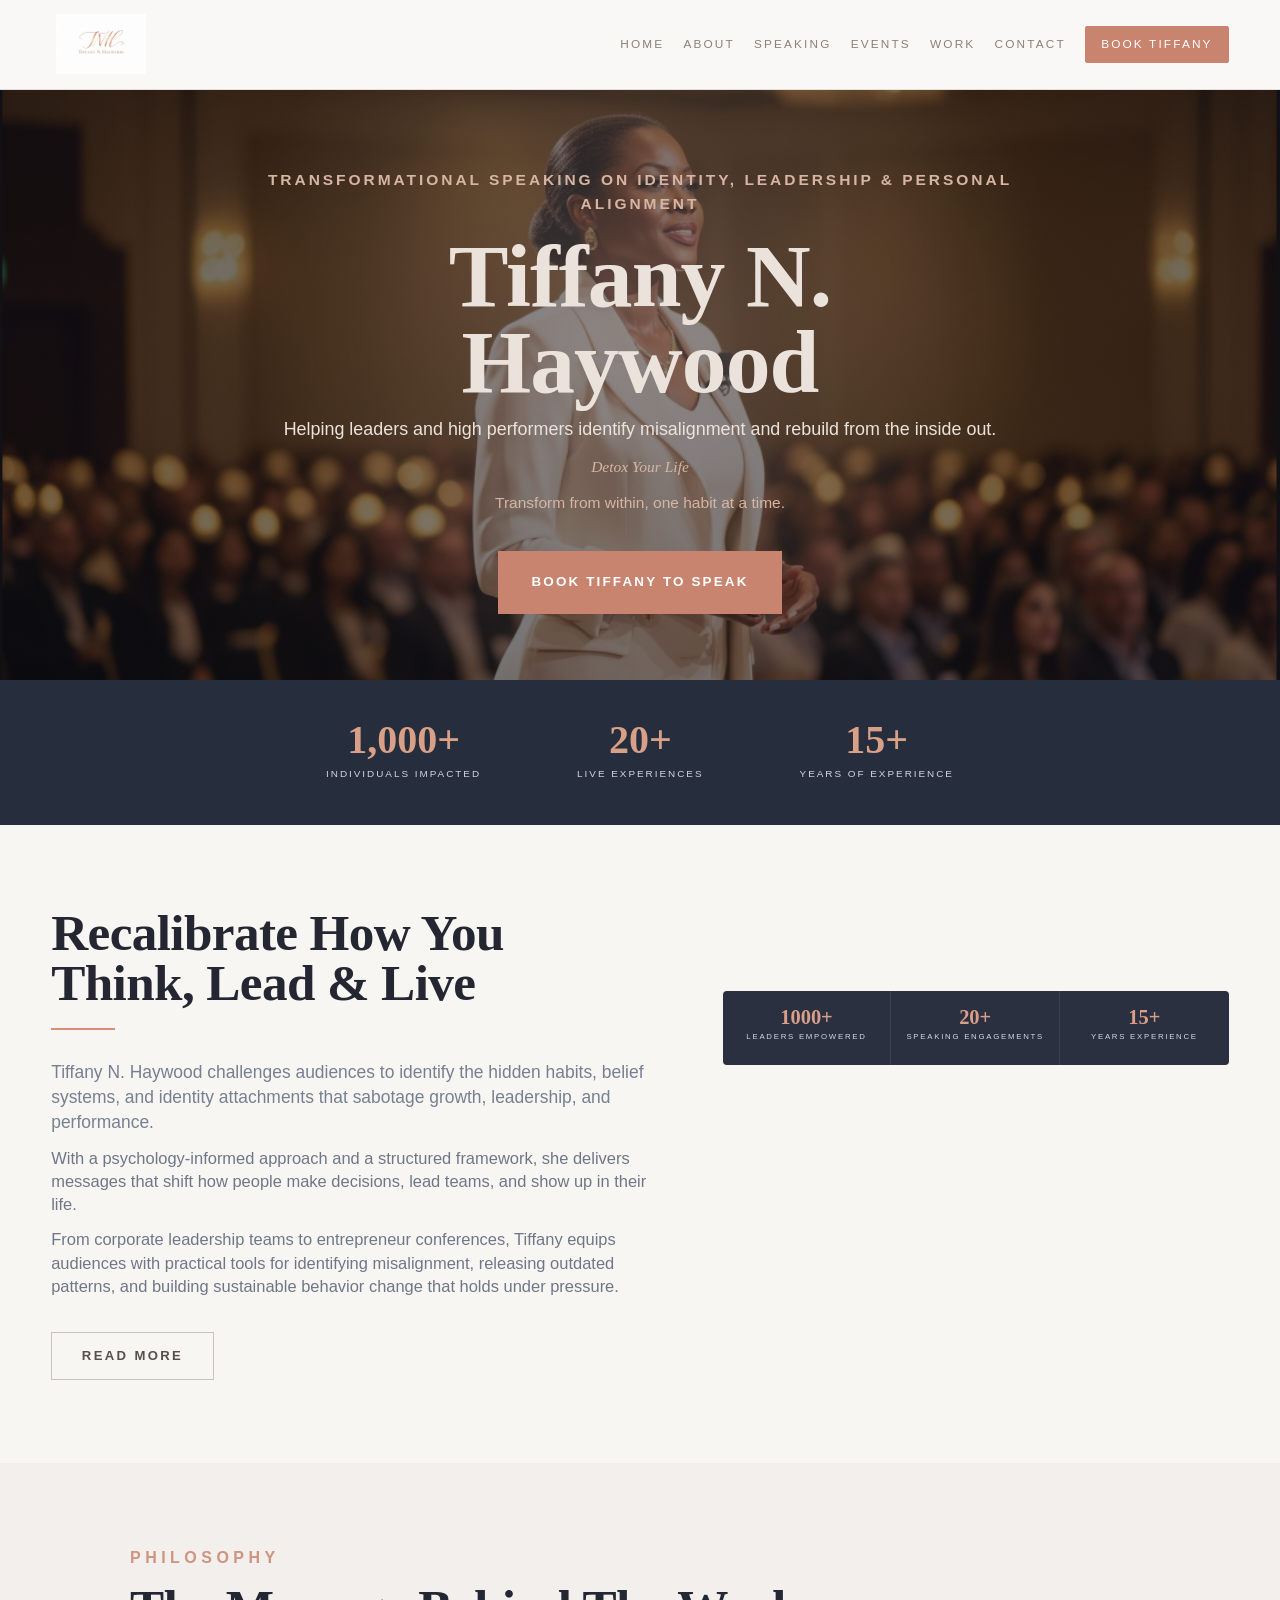
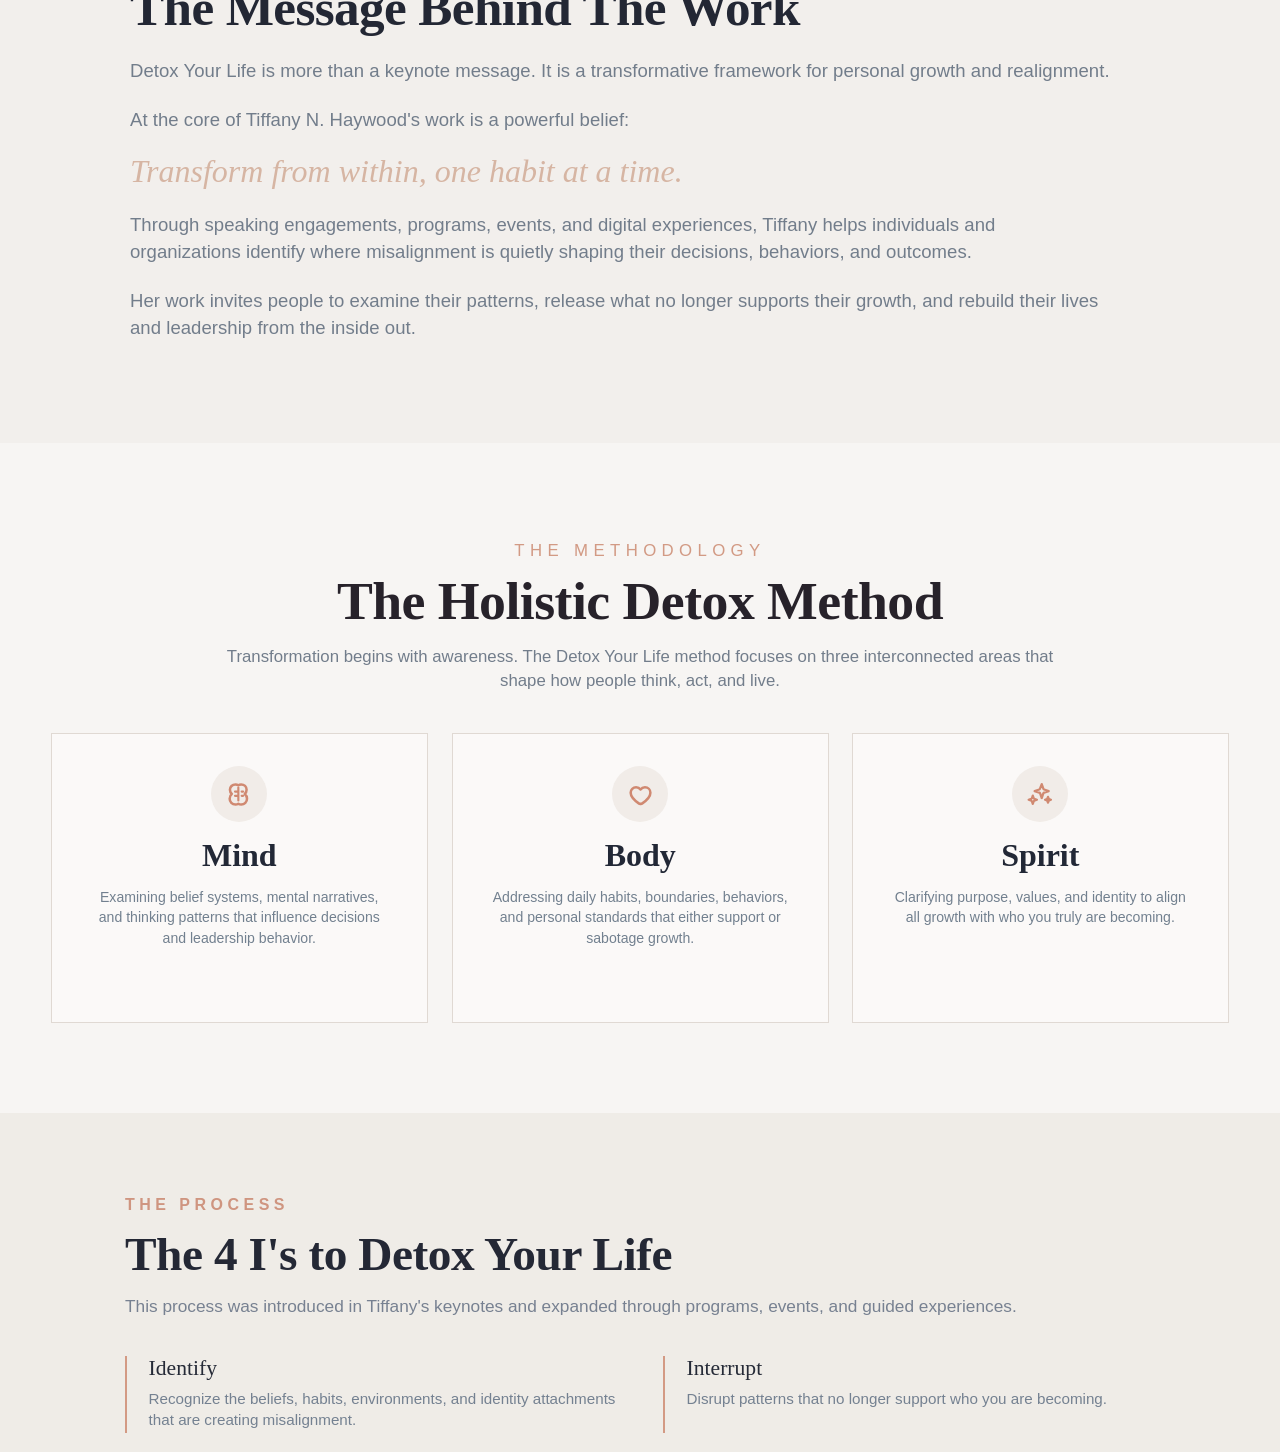
<file: index.html>
<!DOCTYPE html>
<html lang="en">
<head>
  <meta charset="UTF-8" />
  <meta name="viewport" content="width=device-width, initial-scale=1.0" />
  <title>Tiffiny Website</title>
  <meta http-equiv="refresh" content="0; url=./home/index.html" />
  <link rel="stylesheet" href="./assets/css/styles.css" />
</head>
<body class="landing">
  <main class="landing-wrap">
    <h1>Welcome to Tiffiny</h1>
    <p>Redirecting to Home page...</p>
    <p><a href="./home/index.html">Click here if not redirected</a></p>
  </main>
</body>
</html>
</file>
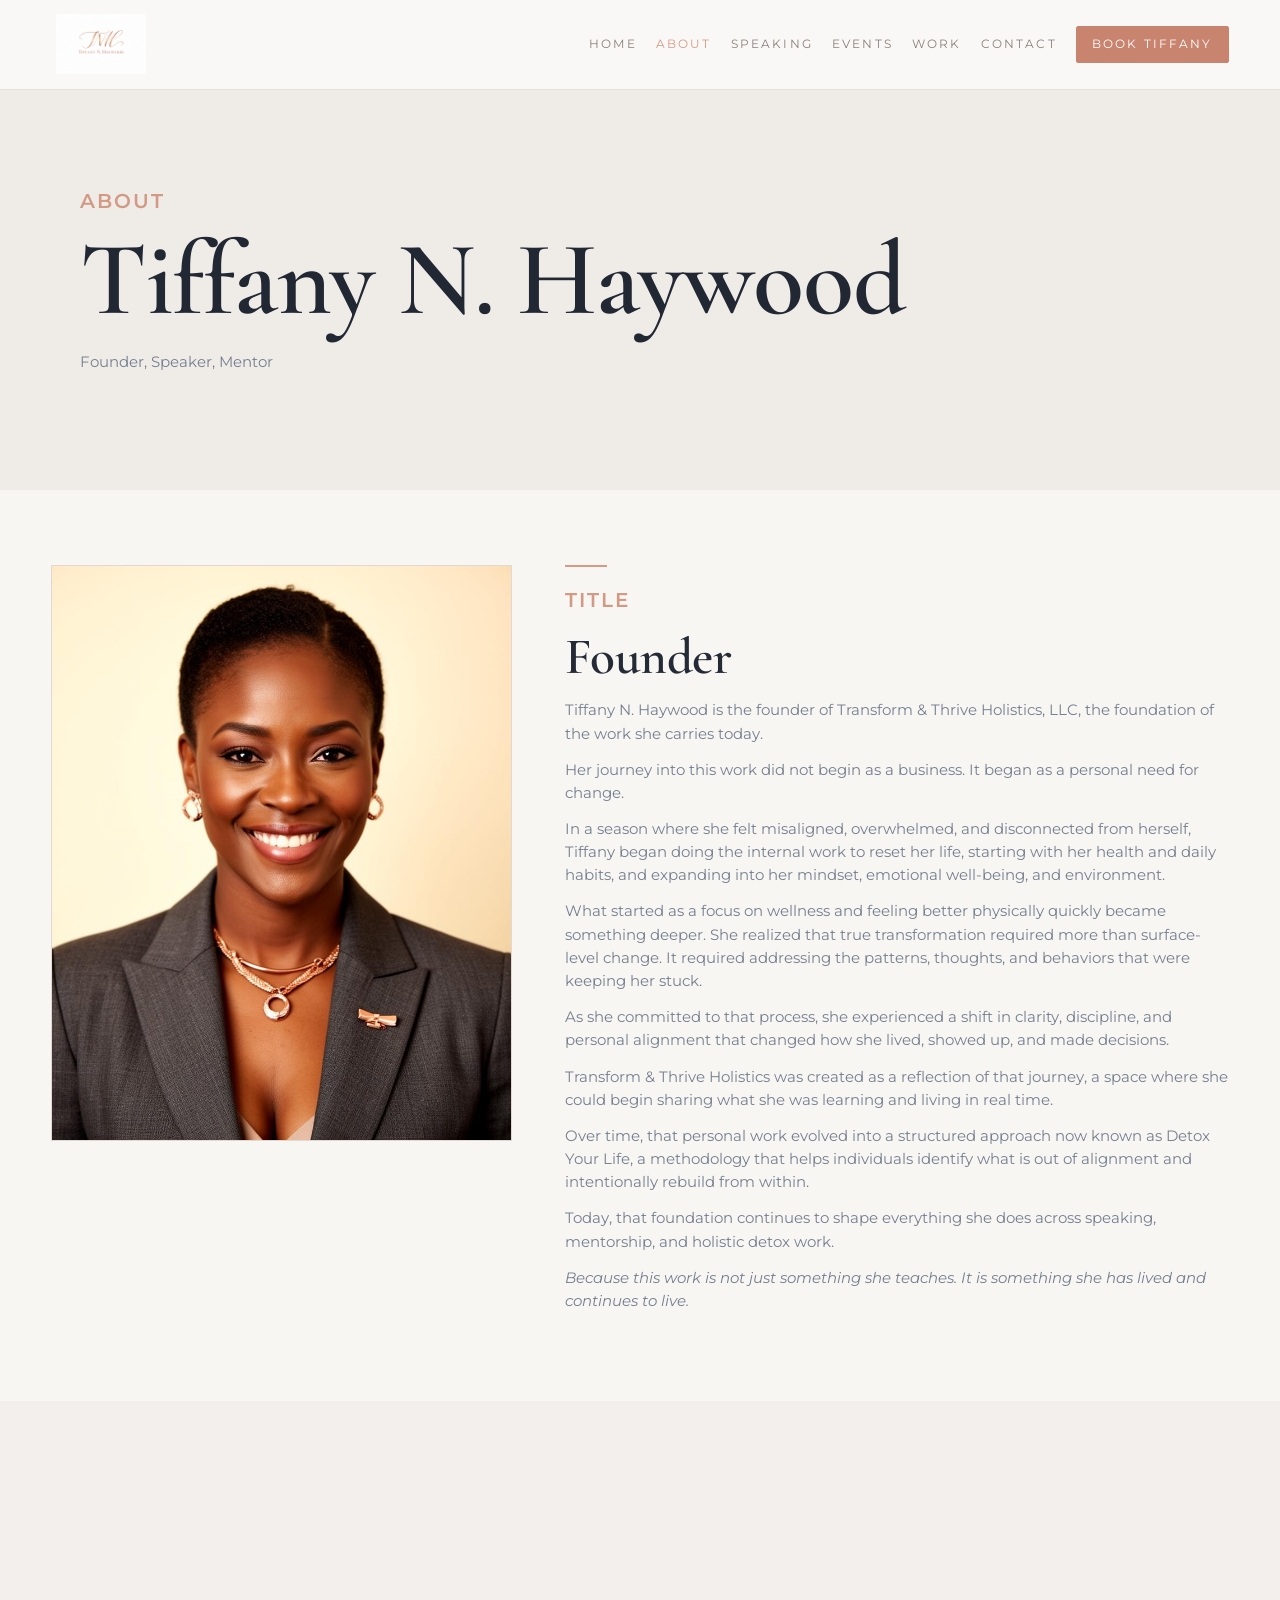
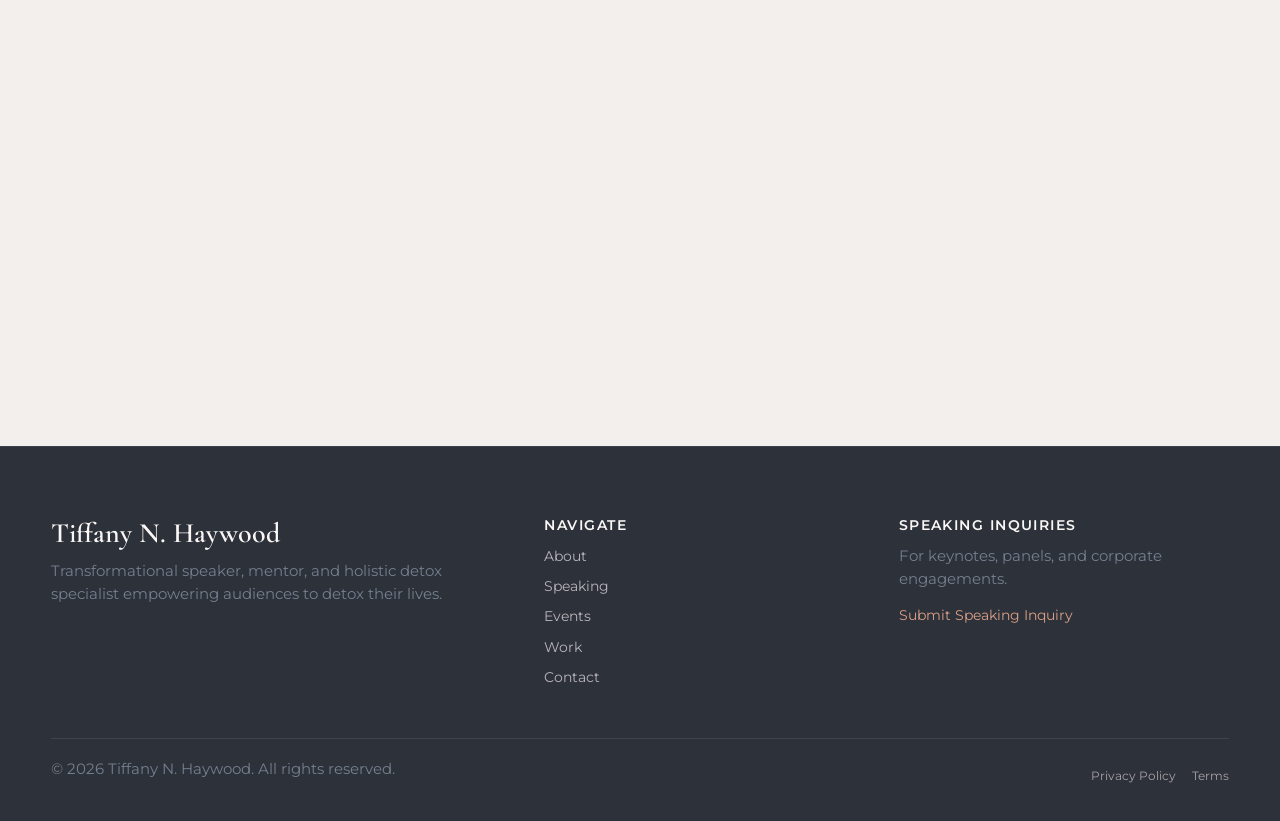
<file: about/index.html>
<!DOCTYPE html>
<html lang="en">
<head>
  <meta charset="UTF-8" />
  <meta name="viewport" content="width=device-width, initial-scale=1.0" />
  <title>About | Tiffany N. Haywood</title>
  <link rel="preconnect" href="https://fonts.googleapis.com" />
  <link rel="preconnect" href="https://fonts.gstatic.com" crossorigin />
  <link href="https://fonts.googleapis.com/css2?family=Cormorant+Garamond:ital,wght@0,400;0,500;0,600;0,700;1,500;1,600&family=Montserrat:wght@300;400;500;600;700&display=swap" rel="stylesheet" />
  <link rel="stylesheet" href="../home/styles.css" />
  <link rel="stylesheet" href="./styles.css" />
</head>
<body class="home-page about-page">
  <header class="site-header home-header">
    <div class="container header-inner home-header-inner">
      <a class="brand-mark" href="../home/index.html" aria-label="Tiffany Haywood home">
        <span><img src="../assets/pictures/logo.png" alt="Tiffany N. Haywood" width="60" height="60" /></span>
      </a>
      <button id="nav-toggle" class="nav-toggle" aria-label="Open menu" aria-expanded="false">
  <span class="hamburger" aria-hidden="true"></span>
  <span class="hamburger-close" aria-hidden="true">✕</span>
      </button>
      <nav class="site-nav home-nav" aria-label="Main navigation">
        <a href="../home/index.html">Home</a>
        <a href="../about/index.html">About</a>
        <a href="../speak/index.html">Speaking</a>
        <a href="../home/index.html#events">Events</a>
        <a href="../home/index.html#work">Work</a>
        <a href="../contact/index.html">Contact</a>
  <a class="book-btn" href="../book/index.html">Book Tiffany</a>
      </nav>
    </div>
  </header>

  <div id="drawer-overlay" class="drawer-overlay" hidden></div>
  <aside id="mobile-drawer" class="mobile-drawer" aria-hidden="true">
    <nav class="mobile-nav" aria-label="Mobile navigation">
      <a href="../home/index.html">Home</a>
      <a href="../about/index.html">About</a>
      <a href="../speak/index.html">Speaking</a>
      <a href="../home/index.html#events">Events</a>
      <a href="../home/index.html#work">Work</a>
      <a href="../contact/index.html">Contact</a>
      <a class="book-btn" href="../book/index.html">Book Tiffany</a>
    </nav>
  </aside>

  <main>
    <section class="about-hero-lite">
      <div class="container about-hero-inner">
        <p class="section-label">About</p>
        <h1>Tiffany N. Haywood</h1>
        <p class="about-role">Founder, Speaker, Mentor</p>
      </div>
    </section>

    <section class="about-section founder-section">
      <div class="container founder-grid">
        <figure class="founder-photo-wrap">
          <img src="/assets/pictures/potrait.jpg" alt="Portrait of Tiffany N. Haywood" />
        </figure>
        <article class="founder-content">
          <p class="section-label">Title</p>
          <h2>Founder</h2>
          <p>Tiffany N. Haywood is the founder of Transform & Thrive Holistics, LLC, the foundation of the work she carries today.</p>
          <p>Her journey into this work did not begin as a business. It began as a personal need for change.</p>
          <p>In a season where she felt misaligned, overwhelmed, and disconnected from herself, Tiffany began doing the internal work to reset her life, starting with her health and daily habits, and expanding into her mindset, emotional well-being, and environment.</p>
          <p>What started as a focus on wellness and feeling better physically quickly became something deeper. She realized that true transformation required more than surface-level change. It required addressing the patterns, thoughts, and behaviors that were keeping her stuck.</p>
          <p>As she committed to that process, she experienced a shift in clarity, discipline, and personal alignment that changed how she lived, showed up, and made decisions.</p>
          <p>Transform & Thrive Holistics was created as a reflection of that journey, a space where she could begin sharing what she was learning and living in real time.</p>
          <p>Over time, that personal work evolved into a structured approach now known as Detox Your Life, a methodology that helps individuals identify what is out of alignment and intentionally rebuild from within.</p>
          <p>Today, that foundation continues to shape everything she does across speaking, mentorship, and holistic detox work.</p>
          <p class="about-emphasis">Because this work is not just something she teaches. It is something she has lived and continues to live.</p>
        </article>
      </div>
    </section>

    <section class="about-section about-panel alt-bg">
      <div class="container about-text-wrap">
        <p class="section-label">Title</p>
        <h2>Transformational Speaker</h2>
        <p>Building on the foundation of her work, Tiffany is a transformational speaker on identity, leadership, and personal alignment, known for delivering messages that move audiences beyond motivation into measurable internal shift.</p>
        <p>She speaks to organizations, institutions, and audiences who are ready to move out of autopilot and into intentional living and leadership.</p>
        <p>Her talks challenge individuals to take ownership of their patterns, confront uncomfortable truths, and recalibrate how they think, lead, and show up.</p>
        <p>In corporate environments, her message supports leaders in shifting from pressure-driven performance to grounded, self-led authority.</p>
        <p>In academic and personal development spaces, she equips individuals with the awareness and tools needed to build identity before burnout defines them.</p>
        <p>Every keynote delivers practical frameworks, reflection tools, and a clear pathway for transformation that extends beyond the stage.</p>
        <a class="text-btn" href="../contact/index.html">Invite Tiffany To Speak</a>
      </div>
    </section>

    <section class="about-section about-panel">
      <div class="container about-text-wrap">
        <p class="section-label">Title</p>
        <h2>Mentor</h2>
        <p>While many are introduced to Tiffany through her speaking, her work extends beyond the stage into deeper, more personal transformation through mentorship and guided experiences.</p>
        <p>Her mentorship is rooted in clarity, self-discovery, and alignment, helping individuals break patterns, rebuild identity, and move forward with intention.</p>
        <p>She creates spaces where people can be honest about where they are, release what they have been carrying, and develop the discipline to choose differently.</p>
        <p>Through structured conversations, reflective practices, and strategic guidance, Tiffany supports her clients in:</p>
        <ul class="about-bullets">
          <li>Reclaiming their voice and personal authority</li>
          <li>Strengthening decision making and boundaries</li>
          <li>Shifting habits that no longer align with who they are becoming</li>
          <li>Building a life that feels clear, grounded, and sustainable</li>
        </ul>
        <p class="about-emphasis">Her approach is not about dependency. It is about equipping individuals to trust themselves and lead their own transformation.</p>
        <a class="text-btn" href="../contact/index.html">Work With Tiffany</a>
      </div>
    </section>

    <section class="about-section about-panel alt-bg">
      <div class="container about-text-wrap">
        <p class="section-label">Title</p>
        <h2>Holistic Detox Specialist</h2>
        <p>At the core of Tiffany's work is her framework methodology, Detox Your Life, a holistic approach to transformation that addresses the full spectrum of mind, body, and spirit.</p>
        <p>Rooted in her own journey, this work goes beyond traditional ideas of detox and expands into how individuals think, live, and exist daily.</p>
        <p>She teaches that detoxing is not just about what you remove physically, but what you release mentally, emotionally, and environmentally.</p>
        <p>Her work focuses on identifying and clearing toxic influences such as:</p>
        <ul class="about-bullets">
          <li>Limiting beliefs and mental clutter</li>
          <li>Unhealthy habits and behavioral patterns</li>
          <li>Misaligned environments and relationships</li>
          <li>Emotional weight that has gone unprocessed</li>
        </ul>
        <p>Through this process, individuals learn how to create space for clarity, peace, and intentional living.</p>
        <p>This work is expressed through her speaking, mentorship, digital resources, and evolving wellness-based tools, including guided detox experiences and supportive lifestyle practices.</p>
        <p class="about-emphasis">All designed to support lasting transformation from within.</p>
        <a class="text-btn" href="../contact/index.html">Explore Resources</a>
      </div>
    </section>
  </main>

  <footer class="site-footer home-footer">
    <div class="container footer-top">
      <div>
        <h3>Tiffany N. Haywood</h3>
        <p>Transformational speaker, mentor, and holistic detox specialist empowering audiences to detox their lives.</p>
      </div>
      <div>
        <h4>Navigate</h4>
        <a href="../about/index.html">About</a>
        <a href="../speak/index.html">Speaking</a>
        <a href="../home/index.html#events">Events</a>
        <a href="../home/index.html#work">Work</a>
        <a href="../contact/index.html">Contact</a>
      </div>
      <div>
        <h4>Speaking Inquiries</h4>
        <p>For keynotes, panels, and corporate engagements.</p>
        <a class="footer-link" href="../contact/index.html">Submit Speaking Inquiry</a>
      </div>
    </div>
    <div class="container footer-bottom">
      <p>&copy; <span id="year"></span> Tiffany N. Haywood. All rights reserved.</p>
      <div>
        <a href="#">Privacy Policy</a>
        <a href="#">Terms</a>
      </div>
    </div>
  </footer>

  <script src="../assets/js/main.js"></script>
</body>
</html>
</file>
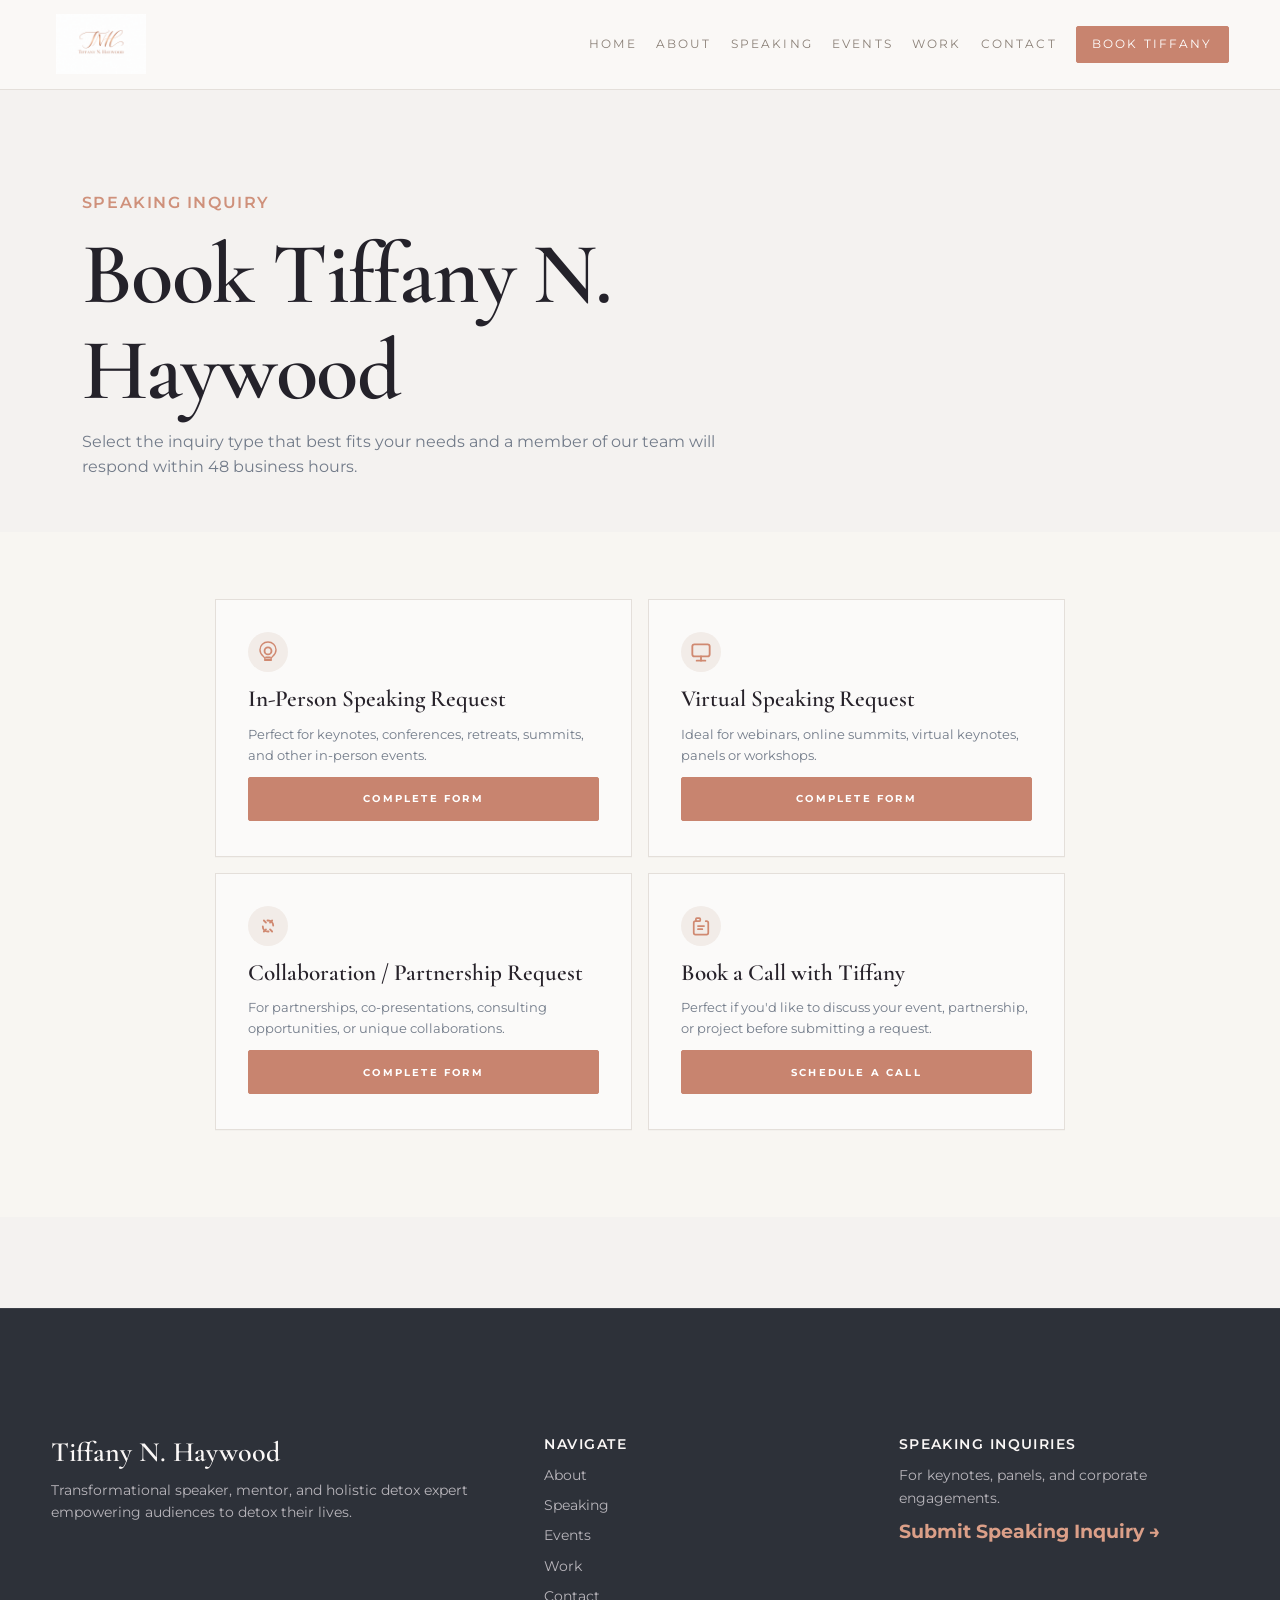
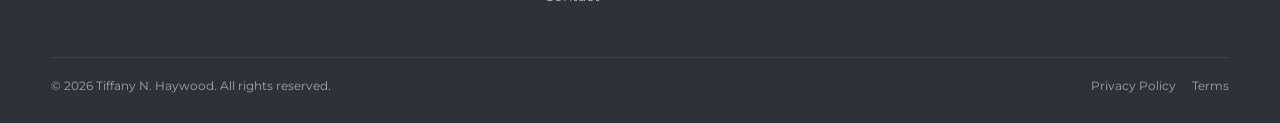
<file: book/index.html>
<!DOCTYPE html>
<html lang="en">
<head>
	<meta charset="UTF-8" />
	<meta name="viewport" content="width=device-width, initial-scale=1.0" />
	<title>Book Tiffany N. Haywood</title>
	<link rel="preconnect" href="https://fonts.googleapis.com" />
	<link rel="preconnect" href="https://fonts.gstatic.com" crossorigin />
	<link href="https://fonts.googleapis.com/css2?family=Cormorant+Garamond:ital,wght@0,400;0,500;0,600;0,700;1,500;1,600&family=Montserrat:wght@300;400;500;600;700&display=swap" rel="stylesheet" />

	<!-- Reuse the global/Home visual system for header + footer -->
	<link rel="stylesheet" href="../home/styles.css" />
	<link rel="stylesheet" href="./style.css" />
</head>

<body class="home-page book-page">
	<header class="site-header home-header">
		<div class="container header-inner home-header-inner">
			<a class="brand-mark" href="../home/index.html" aria-label="Tiffany Haywood home">
				<span><img src="../assets/pictures/logo.png" alt="Tiffany N. Haywood" width="60" height="60" /></span>
			</a>
			<button id="nav-toggle" class="nav-toggle" aria-label="Open menu" aria-expanded="false">
				<span class="hamburger" aria-hidden="true"></span>
				<span class="hamburger-close" aria-hidden="true">✕</span>
			</button>
			<nav class="site-nav home-nav" aria-label="Main navigation">
				<a href="../home/index.html">Home</a>
				<a href="../about/index.html">About</a>
				<a href="../speak/index.html">Speaking</a>
				<a href="../events/index.html">Events</a>
				<a href="../work/index.html">Work</a>
				<a href="../contact/index.html">Contact</a>
				<a class="book-btn" href="../book/index.html">Book Tiffany</a>
			</nav>
		</div>
	</header>

	<div id="drawer-overlay" class="drawer-overlay" hidden></div>
	<aside id="mobile-drawer" class="mobile-drawer" aria-hidden="true">
		<nav class="mobile-nav" aria-label="Mobile navigation">
			<a href="../home/index.html">Home</a>
			<a href="../about/index.html">About</a>
			<a href="../speak/index.html">Speaking</a>
			<a href="../events/index.html">Events</a>
			<a href="../work/index.html">Work</a>
			<a href="../contact/index.html">Contact</a>
			<a class="book-btn" href="../book/index.html">Book Tiffany</a>
		</nav>
	</aside>

	<main class="book-main">
		<section class="book-hero" aria-label="Speaking inquiry hero">
			<div class="container book-hero__inner">
				<p class="book-hero__eyebrow">SPEAKING INQUIRY</p>
				<h1 class="book-hero__title">Book Tiffany N.<br />Haywood</h1>
				<p class="book-hero__subtitle">
					Select the inquiry type that best fits your needs and a member of
					our team will respond within 48 business hours.
				</p>
			</div>
		</section>

		<section class="book-options" aria-label="Inquiry type selection">
			<div class="container book-grid">
				<article class="book-card" data-animate>
					<div class="book-card__icon" aria-hidden="true">
						<svg viewBox="0 0 24 24" width="22" height="22" fill="none" xmlns="http://www.w3.org/2000/svg">
							<path d="M12 14.2c1.75 0 3.2-1.45 3.2-3.2S13.75 7.8 12 7.8 8.8 9.25 8.8 11s1.45 3.2 3.2 3.2Z" stroke="currentColor" stroke-width="1.7"/>
							<path d="M9.1 19.4h5.8" stroke="currentColor" stroke-width="1.7" stroke-linecap="round"/>
							<path d="M10.1 16.9h3.8" stroke="currentColor" stroke-width="1.7" stroke-linecap="round"/>
							<path d="M12 2.8c-4.1 0-7.4 3.18-7.4 7.1 0 2.6 1.3 4.6 3 6.1.9.8 1.6 1.7 1.9 2.9h5c.3-1.2 1-2.1 1.9-2.9 1.7-1.5 3-3.5 3-6.1 0-3.92-3.3-7.1-7.4-7.1Z" stroke="currentColor" stroke-width="1.3" stroke-linejoin="round"/>
						</svg>
					</div>
					<h2 class="book-card__title">In-Person Speaking Request</h2>
					<p class="book-card__copy">Perfect for keynotes, conferences, retreats, summits, and other in-person events.</p>
					<a class="book-card__btn" href="../forms/in-person.html">Complete Form</a>
				</article>

				<article class="book-card" data-animate>
					<div class="book-card__icon" aria-hidden="true">
						<svg viewBox="0 0 24 24" width="22" height="22" fill="none" xmlns="http://www.w3.org/2000/svg">
							<rect x="4" y="5" width="16" height="11" rx="2" stroke="currentColor" stroke-width="1.7"/>
							<path d="M8 20h8" stroke="currentColor" stroke-width="1.7" stroke-linecap="round"/>
							<path d="M12 16v4" stroke="currentColor" stroke-width="1.7" stroke-linecap="round"/>
						</svg>
					</div>
					<h2 class="book-card__title">Virtual Speaking Request</h2>
					<p class="book-card__copy">Ideal for webinars, online summits, virtual keynotes, panels or workshops.</p>
					<a class="book-card__btn" href="../forms/virtual.html">Complete Form</a>
				</article>

				<article class="book-card" data-animate>
					<div class="book-card__icon" aria-hidden="true">
						<svg viewBox="0 0 24 24" width="22" height="22" fill="none" xmlns="http://www.w3.org/2000/svg">
							<path d="M7.2 12.4c0 2.6 2.1 4.7 4.8 4.7h.5" stroke="currentColor" stroke-width="1.7" stroke-linecap="round"/>
							<path d="M16.8 11.6c0-2.6-2.1-4.7-4.8-4.7h-.5" stroke="currentColor" stroke-width="1.7" stroke-linecap="round"/>
							<path d="M10.1 8.8 8.2 6.9" stroke="currentColor" stroke-width="1.7" stroke-linecap="round"/>
							<path d="M15.8 17.1l-1.9-1.9" stroke="currentColor" stroke-width="1.7" stroke-linecap="round"/>
							<path d="M15.8 6.9l-1.9 1.9" stroke="currentColor" stroke-width="1.7" stroke-linecap="round"/>
							<path d="M8.2 17.1l1.9-1.9" stroke="currentColor" stroke-width="1.7" stroke-linecap="round"/>
						</svg>
					</div>
					<h2 class="book-card__title">Collaboration / Partnership Request</h2>
					<p class="book-card__copy">For partnerships, co-presentations, consulting opportunities, or unique collaborations.</p>
					<a class="book-card__btn" href="../forms/collaboration.html">Complete Form</a>
				</article>

				<article class="book-card" data-animate>
					<div class="book-card__icon" aria-hidden="true">
						<svg viewBox="0 0 24 24" width="22" height="22" fill="none" xmlns="http://www.w3.org/2000/svg">
							<path d="M8.2 4.7h2.2c.5 0 .9.4.9.9v1c0 .5-.4.9-.9.9H8.2c-.5 0-.9-.4-.9-.9v-1c0-.5.4-.9.9-.9Z" stroke="currentColor" stroke-width="1.6"/>
							<path d="M7.6 7.5h-.7c-.9 0-1.6.7-1.6 1.6v9.2c0 .9.7 1.6 1.6 1.6h10.2c.9 0 1.6-.7 1.6-1.6V9.1c0-.9-.7-1.6-1.6-1.6h-.7" stroke="currentColor" stroke-width="1.6" stroke-linecap="round"/>
							<path d="M9.2 12.1h5.6" stroke="currentColor" stroke-width="1.6" stroke-linecap="round"/>
							<path d="M9.2 14.9h4" stroke="currentColor" stroke-width="1.6" stroke-linecap="round"/>
						</svg>
					</div>
					<h2 class="book-card__title">Book a Call with Tiffany</h2>
					<p class="book-card__copy">Perfect if you'd like to discuss your event, partnership, or project before submitting a request.</p>
					<a class="book-card__btn" href="../forms/book-a-call.html" data-variant="outline">Schedule a Call</a>
				</article>
			</div>
		</section>

		<section class="book-note" aria-label="Stay in the loop">
			<div class="container book-note__inner">
				<p>Stay in the loop about Tiffany's upcoming speaking events, workshops, and opportunities.</p>
			</div>
		</section>
	</main>

	<footer class="site-footer home-footer">
		<div class="container footer-top">
			<div>
				<h3>Tiffany N. Haywood</h3>
				<p>Transformational speaker, mentor, and holistic detox expert empowering audiences to detox their lives.</p>
			</div>
			<div>
				<h4>Navigate</h4>
				<a href="../about/index.html">About</a>
				<a href="../speak/index.html">Speaking</a>
				<a href="../events/index.html">Events</a>
				<a href="../work/index.html">Work</a>
				<a href="../contact/index.html">Contact</a>
			</div>
			<div>
				<h4>Speaking Inquiries</h4>
				<p>For keynotes, panels, and corporate engagements.</p>
				<a class="footer-link" id="link-to-speak" href="../book/index.html">Submit Speaking Inquiry &rarr;</a>
			</div>
		</div>
		<div class="container footer-bottom">
			<p>&copy; <span id="year"></span> Tiffany N. Haywood. All rights reserved.</p>
			<div>
				<a href="#">Privacy Policy</a>
				<a href="#">Terms</a>
			</div>
		</div>
	</footer>

	<script src="../assets/js/main.js"></script>
</body>
</html>
</file>
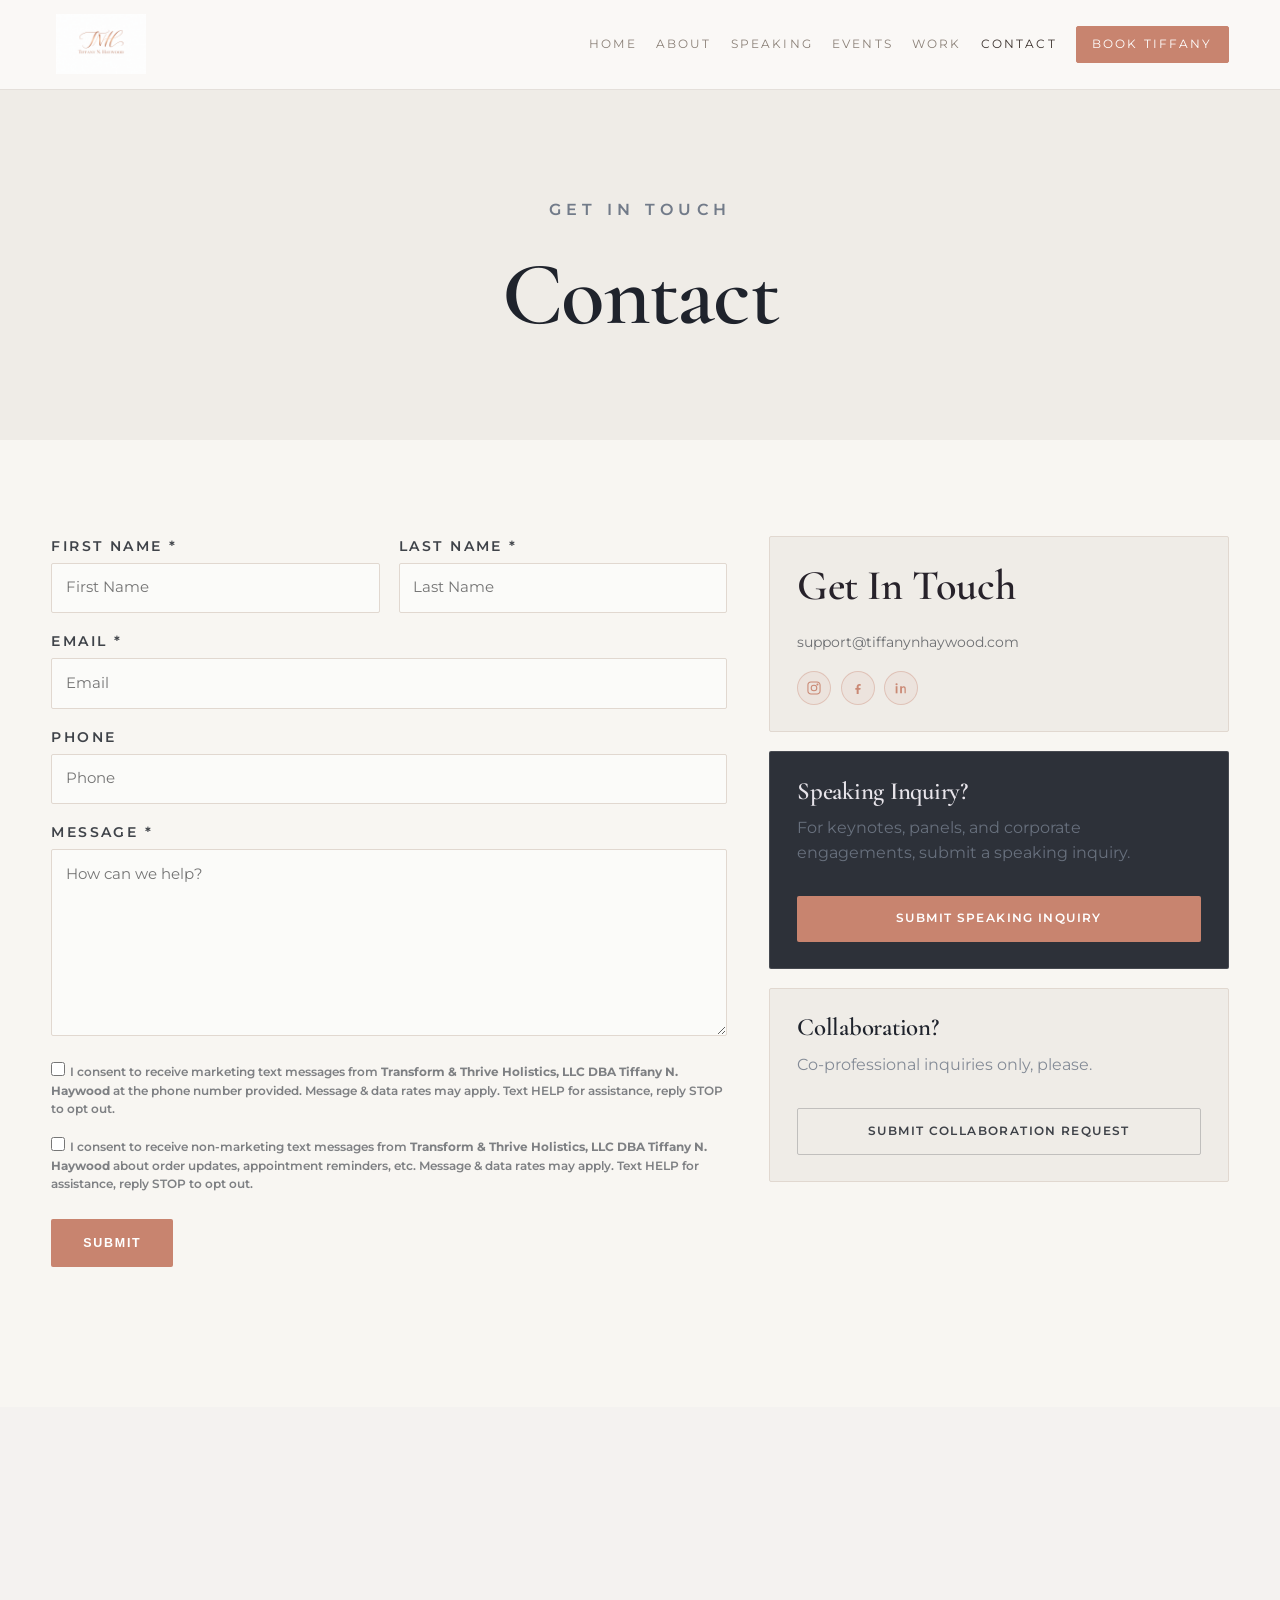
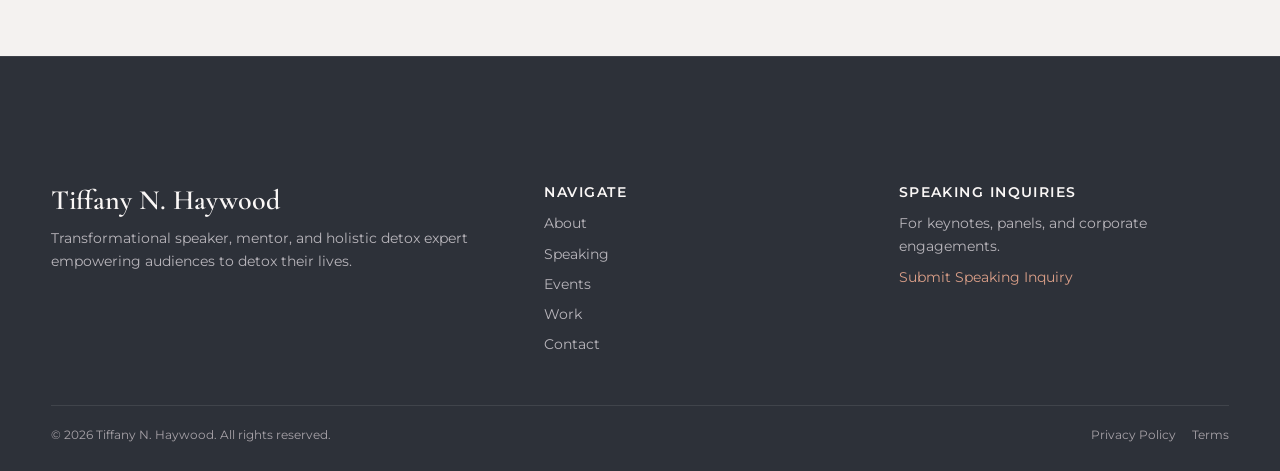
<file: contact/index.html>
<!DOCTYPE html>
<html lang="en">
<head>
  <meta charset="UTF-8" />
  <meta name="viewport" content="width=device-width, initial-scale=1.0" />
  <title>Contact | Tiffiny</title>
  <link rel="preconnect" href="https://fonts.googleapis.com" />
  <link rel="preconnect" href="https://fonts.gstatic.com" crossorigin />
  <link href="https://fonts.googleapis.com/css2?family=Cormorant+Garamond:ital,wght@0,400;0,500;0,600;0,700;1,500;1,600&family=Montserrat:wght@300;400;500;600;700&display=swap" rel="stylesheet" />
  <link rel="stylesheet" href="../assets/css/styles.css" />
  <link rel="stylesheet" href="../home/styles.css" />
  <link rel="stylesheet" href="./contact.css" />
</head>
<body class="home-page">
  
  <header class="site-header home-header">
    <div class="container header-inner home-header-inner">
      <a class="brand-mark" href="../home/index.html" aria-label="Tiffany Haywood home">
        <span><img src="./../assets/pictures/logo.png" alt="Tiffany N. Haywood" width="100px" height="60px"></span>
      </a>
       <button id="nav-toggle" class="nav-toggle" aria-label="Open menu" aria-expanded="false">
    <span class="hamburger" aria-hidden="true"></span>
    <span class="hamburger-close" aria-hidden="true">✕</span>
       </button>
      <nav class="site-nav home-nav" aria-label="Main navigation">
        <a href="../home/index.html">Home</a>
        <a href="../about/index.html">About</a>
        <a href="../speak/index.html">Speaking</a>
        <a href="../events/index.html">Events</a>
        <a href="../work/index.html">Work</a>
        <a href="../contact/index.html" class="active">Contact</a>
  <a class="book-btn" href="../book/index.html">Book Tiffany</a>
      </nav>
    </div>
  </header>

    <div id="drawer-overlay" class="drawer-overlay" hidden></div>
    <aside id="mobile-drawer" class="mobile-drawer" aria-hidden="true">
      <nav class="mobile-nav" aria-label="Mobile navigation">
        <a href="../home/index.html">Home</a>
        <a href="../about/index.html">About</a>
        <a href="../speak/index.html">Speaking</a>
        <a href="../home/index.html#events">Events</a>
        <a href="../home/index.html#work">Work</a>
        <a href="../contact/index.html">Contact</a>
        <a class="book-btn" href="../book/index.html">Book Tiffany</a>
      </nav>
    </aside>

  <main class="contact-page">
    <section class="contact-hero" aria-label="Contact hero">
      <div class="container contact-hero__inner" data-animate="fade-up">
        <p class="contact-hero__eyebrow">GET IN TOUCH</p>
        <h1 class="contact-hero__title">Contact</h1>
      </div>
    </section>

    <section class="contact-main" aria-label="Contact form and info">
      <div class="container contact-main__grid">
        <form class="contact-form" id="contact-form" novalidate data-animate="fade-up">
          <div class="contact-form__row contact-form__row--two">
            <div class="contact-field">
              <label for="firstName" class="form-labels">FIRST NAME <span aria-hidden="true">*</span></label>
              <input id="firstName" name="firstName" type="text" placeholder="First Name" required />
            </div>
            <div class="contact-field">
              <label for="lastName" class="form-labels">LAST NAME <span aria-hidden="true">*</span></label>
              <input id="lastName" name="lastName" type="text" placeholder="Last Name" required />
            </div>
          </div>

          <div class="contact-form__row">
            <div class="contact-field">
              <label for="email" class="form-labels">EMAIL <span aria-hidden="true">*</span></label>
              <input id="email" name="email" type="email" placeholder="Email" required />
            </div>
          </div>

          <div class="contact-form__row">
            <div class="contact-field">
              <label for="phone" class="form-labels">PHONE</label>
              <input id="phone" name="phone" type="tel" placeholder="Phone" />
            </div>
          </div>

          <div class="contact-form__row">
            <div class="contact-field">
              <label for="message" class="form-labels">MESSAGE <span aria-hidden="true">*</span></label>
              <textarea id="message" name="message" rows="7" placeholder="How can we help?" required></textarea>
            </div>
          </div>

          <div class="contact-form__consent">
            <label class="contact-consent">
              <input type="checkbox" name="consentMarketing" />
              <span>I consent to receive marketing text messages from <b>Transform &amp; Thrive Holistics, LLC DBA Tiffany N. Haywood</b> at the phone number provided. Message &amp; data rates may apply. Text HELP for assistance, reply STOP to opt out.</span>
            </label>
            <label class="contact-consent">
              <input type="checkbox" name="consentUpdates" />
              <span>I consent to receive non-marketing text messages from <b>Transform &amp; Thrive Holistics, LLC DBA Tiffany N. Haywood</b> about order updates, appointment reminders, etc. Message &amp; data rates may apply. Text HELP for assistance, reply STOP to opt out.</span>
            </label>
          </div>

          <button class="contact-form__submit" type="submit">Submit</button>
          <p id="form-status" class="contact-form__status" role="status" aria-live="polite"></p>
        </form>

        <aside class="contact-aside" aria-label="Contact info" data-animate="fade-up" data-animate-delay="120">
          <div class="contact-card">
            <h2 class="contact-card__title">Get In Touch</h2>
            <a class="contact-card__email" href="mailto:support@tiffanynhaywood.com">support@tiffanynhaywood.com</a>
            <div class="contact-card__social" aria-label="Social links">
              <a href="#" aria-label="Instagram" class="social-icon">
                <svg viewBox="0 0 24 24" width="16" height="16" fill="none" xmlns="http://www.w3.org/2000/svg" aria-hidden="true">
                  <path d="M7.5 2.9h9A4.6 4.6 0 0 1 21.1 7.5v9A4.6 4.6 0 0 1 16.5 21.1h-9A4.6 4.6 0 0 1 2.9 16.5v-9A4.6 4.6 0 0 1 7.5 2.9Z" stroke="currentColor" stroke-width="1.6"/>
                  <path d="M12 16.2a4.2 4.2 0 1 0 0-8.4 4.2 4.2 0 0 0 0 8.4Z" stroke="currentColor" stroke-width="1.6"/>
                  <path d="M17.2 6.8h.01" stroke="currentColor" stroke-width="3" stroke-linecap="round"/>
                </svg>
              </a>
              <a href="#" aria-label="Facebook" class="social-icon">
                <svg viewBox="0 0 24 24" width="16" height="16" fill="none" xmlns="http://www.w3.org/2000/svg" aria-hidden="true">
                  <path d="M14 8.5h2V6h-2c-2.2 0-4 1.8-4 4v2H8v2.7h2V21h3v-6.3h2.4L16 12h-3V10c0-.8.2-1.5 1-1.5Z" fill="currentColor"/>
                </svg>
              </a>
              <a href="#" aria-label="LinkedIn" class="social-icon">
                <svg viewBox="0 0 24 24" width="16" height="16" fill="none" xmlns="http://www.w3.org/2000/svg" aria-hidden="true">
                  <path d="M6.7 9.3H4V20h2.7V9.3Z" fill="currentColor"/>
                  <path d="M5.35 8a1.6 1.6 0 1 0 0-3.2 1.6 1.6 0 0 0 0 3.2Z" fill="currentColor"/>
                  <path d="M20 20h-2.7v-5.6c0-1.3-.02-3-1.8-3-1.8 0-2.1 1.4-2.1 2.9V20h-2.7V9.3h2.6v1.5h.04c.36-.7 1.25-1.5 2.57-1.5 2.74 0 3.24 1.8 3.24 4.1V20Z" fill="currentColor"/>
                </svg>
              </a>
            </div>
          </div>

          <div class="contact-card contact-card--dark">
            <h3 class="contact-card__title">Speaking Inquiry?</h3>
            <p class="contact-card__text">For keynotes, panels, and corporate engagements, submit a speaking inquiry.</p>
            <a class="contact-card__btn" href="#">Submit Speaking Inquiry</a>
          </div>

          <div class="contact-card">
            <h3 class="contact-card__title">Collaboration?</h3>
            <p class="contact-card__text">Co-professional inquiries only, please.</p>
            <a class="contact-card__btn contact-card__btn--ghost" href="#">Submit Collaboration Request</a>
          </div>
        </aside>
      </div>
    </section>

    <section class="contact-stay events-stay" aria-label="Stay connected">
      <div class="container events-stay__inner">
        <header class="events-stay__header" data-animate="fade-up" data-animate-delay="0">
          <h2 class="events-stay__title">Stay Connected</h2>
          <p class="events-stay__subtitle">
            Be the first to know about upcoming events, retreats, workshops, and exclusive experiences.
          </p>
        </header>

        <form class="events-stay__form" autocomplete="on" data-animate="fade-up" data-animate-delay="120">
          <input id="stay-first" name="firstName" type="text" placeholder="First Name" aria-label="First Name" />
          <input id="stay-last" name="lastName" type="text" placeholder="Last Name" aria-label="Last Name" />
          <input id="stay-email" name="email" type="email" placeholder="Email" aria-label="Email" />
          <button type="submit" class="events-stay__btn">JOIN</button>
        </form>
      </div>
    </section>
  </main>

  <footer class="site-footer home-footer">
    <div class="container footer-top">
      <div>
        <h3>Tiffany N. Haywood</h3>
        <p>Transformational speaker, mentor, and holistic detox expert empowering audiences to detox their lives.</p>
      </div>
      <div>
        <h4>Navigate</h4>
        <a href="../about/index.html">About</a>
        <a href="../speak/index.html">Speaking</a>
        <a href="../events/index.html">Events</a>
        <a href="../work/index.html">Work</a>
        <a href="../contact/index.html">Contact</a>
      </div>
      <div>
        <h4>Speaking Inquiries</h4>
        <p>For keynotes, panels, and corporate engagements.</p>
        <a class="footer-link" href="#">Submit Speaking Inquiry </a>
      </div>
    </div>
    <div class="container footer-bottom">
      <p>&copy; <span id="year"></span> Tiffany N. Haywood. All rights reserved.</p>
      <div>
        <a href="#">Privacy Policy</a>
        <a href="#">Terms</a>
      </div>
    </div>
  </footer>

  <script src="../assets/js/main.js"></script>
</body>
</html>
</file>
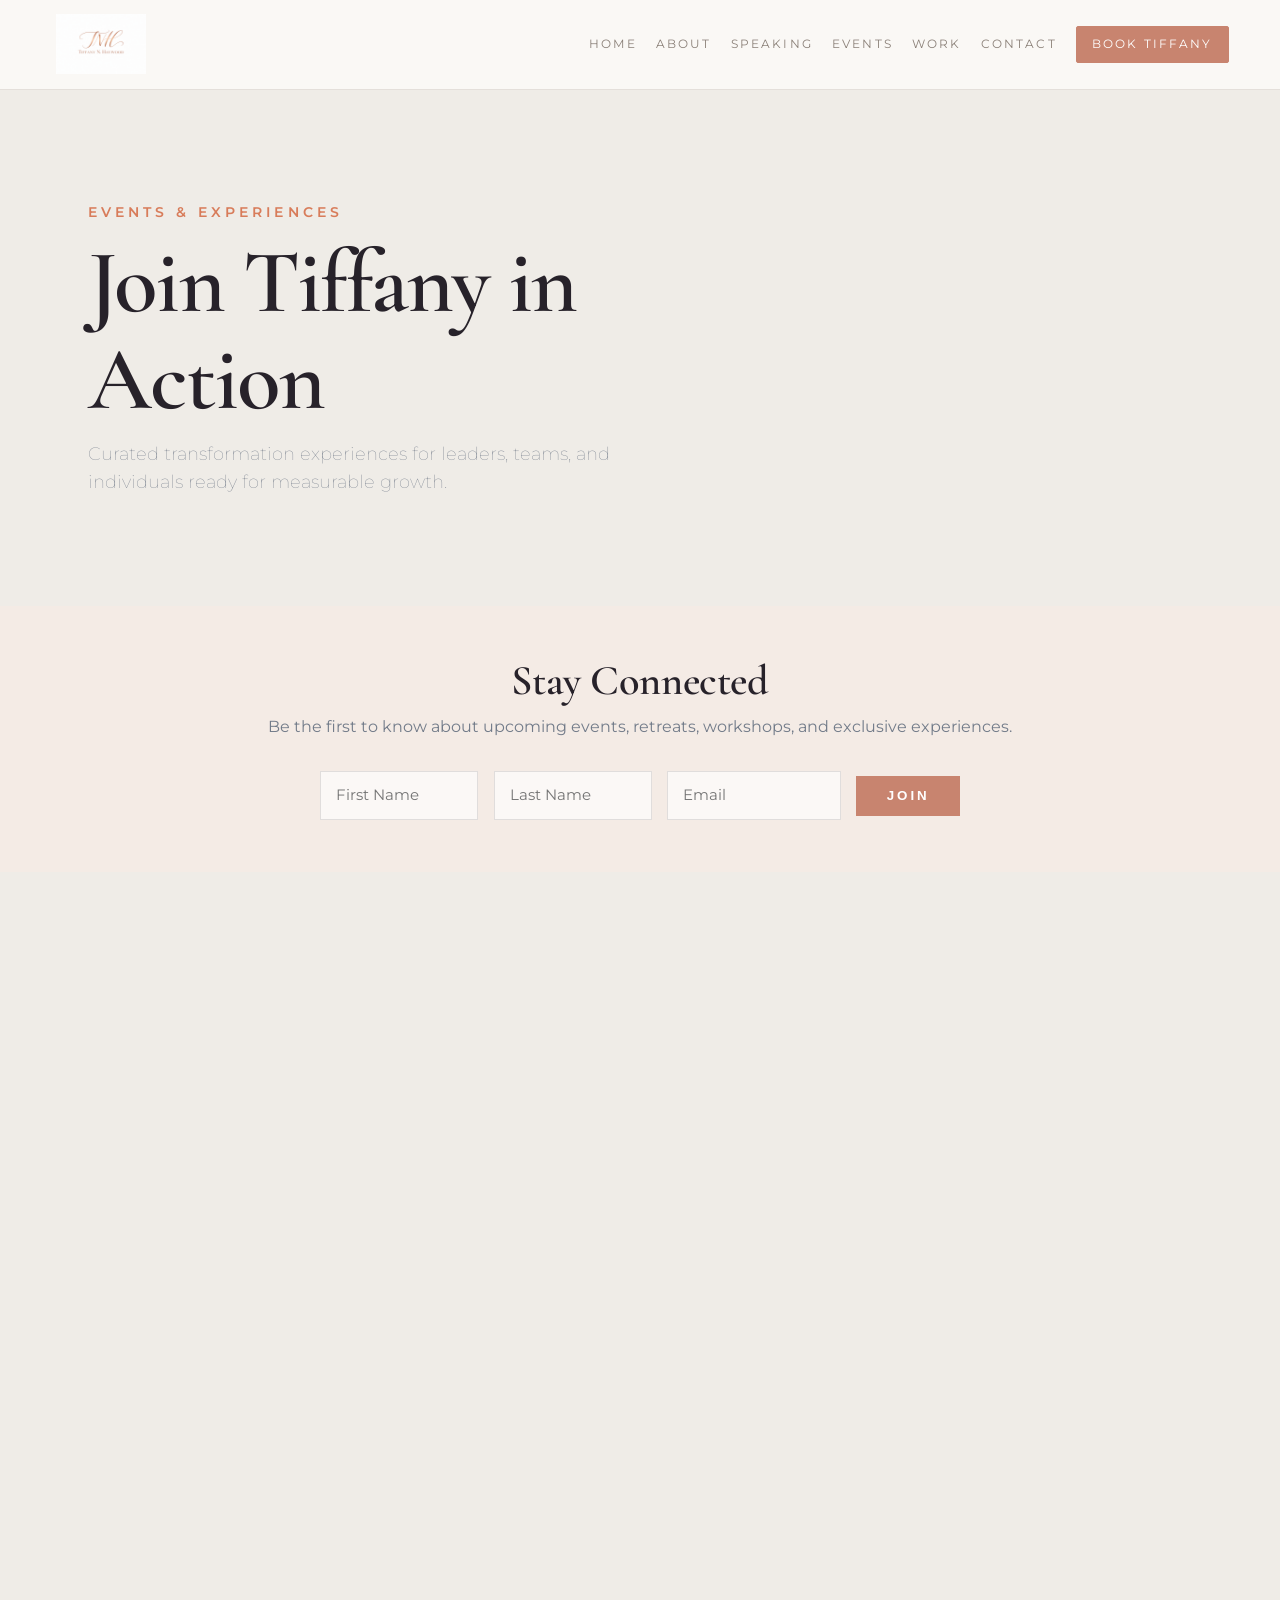
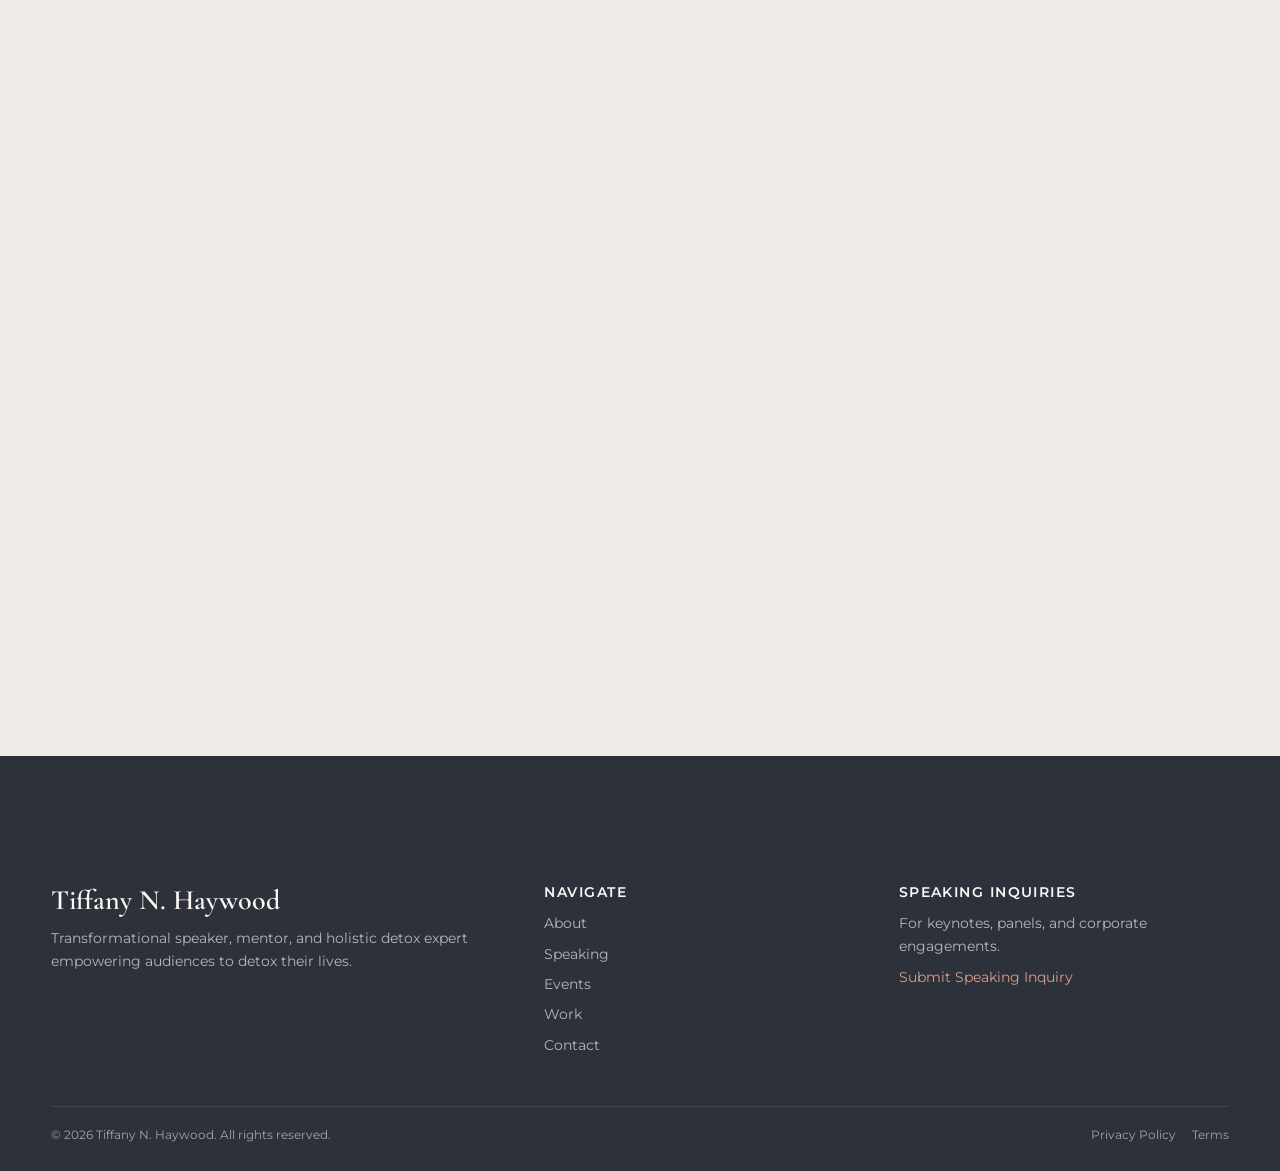
<file: events/index.html>
<!DOCTYPE html>
<html lang="en">
<head>
	<meta charset="UTF-8" />
	<meta name="viewport" content="width=device-width, initial-scale=1.0" />
	<title>Events | Tiffiny</title>
	<link rel="preconnect" href="https://fonts.googleapis.com" />
  <link rel="preconnect" href="https://fonts.gstatic.com" crossorigin />
  <link href="https://fonts.googleapis.com/css2?family=Cormorant+Garamond:ital,wght@0,400;0,500;0,600;0,700;1,500;1,600&family=Montserrat:wght@300;400;500;600;700&display=swap" rel="stylesheet" />
	<link rel="stylesheet" href="../home/styles.css" />
	<link rel="stylesheet" href="./events.css" />
</head>

<body class="home-page page-events">
	 <header class="site-header home-header">
    <div class="container header-inner home-header-inner">
      <a class="brand-mark" href="../home/index.html" aria-label="Tiffany Haywood home">
        <span><img src="./../assets/pictures/logo.png" alt="Tiffany N. Haywood" width="100px" height="60px"></span>
      </a>
			<button id="nav-toggle" class="nav-toggle" aria-label="Open menu" aria-expanded="false">
			<span class="hamburger" aria-hidden="true"></span>
			<span class="hamburger-close" aria-hidden="true">✕</span>
			</button>
      <nav class="site-nav home-nav" aria-label="Main navigation">
        <a href="../home/index.html">Home</a>
        <a href="../about/index.html">About</a>
        <a href="../speak/index.html">Speaking</a>
        <a href="../events/index.html">Events</a>
        <a href="../work/index.html">Work</a>
        <a href="../contact/index.html">Contact</a>
	<a class="book-btn" href="../book/index.html">Book Tiffany</a>
      </nav>
    </div>
  </header>

	<div id="drawer-overlay" class="drawer-overlay" hidden></div>
	<aside id="mobile-drawer" class="mobile-drawer" aria-hidden="true">
		<nav class="mobile-nav" aria-label="Mobile navigation">
			<a href="../home/index.html">Home</a>
			<a href="../about/index.html">About</a>
			<a href="../speak/index.html">Speaking</a>
			<a href="../events/index.html">Events</a>
			<a href="../work/index.html">Work</a>
			<a href="../contact/index.html">Contact</a>
			<a class="book-btn" href="../book/index.html">Book Tiffany</a>
		</nav>
	</aside>

	<main>
		<section class="events-hero" aria-label="Events & experiences hero">
			<div class="container">
				<div class="events-hero__inner">
					<p class="events-hero__eyebrow" data-animate="fade-up" data-animate-delay="0">
						EVENTS &amp; EXPERIENCES
					</p>
					<h2 class="events-hero__title" data-animate="fade-up" data-animate-delay="120">
						Join Tiffany in<br />
						Action
					</h2>
					<p class="events-hero__subtitle" data-animate="fade-up" data-animate-delay="240">
						Curated transformation experiences for leaders, teams, and<br />
						individuals ready for measurable growth.
					</p>
				</div>
			</div>
		</section>

		<section class="events-stay" aria-label="Stay connected">
			<div class="container events-stay__inner">
				<header class="events-stay__header" data-animate="fade-up" data-animate-delay="0">
					<h2 class="events-stay__title">Stay Connected</h2>
					<p class="events-stay__subtitle">
						Be the first to know about upcoming events, retreats, workshops, and exclusive experiences.
					</p>
				</header>

				<form class="events-stay__form" autocomplete="on" data-animate="fade-up" data-animate-delay="120">
					<input id="stay-first" name="firstName" type="text" placeholder="First Name" aria-label="First Name" />
					<input id="stay-last" name="lastName" type="text" placeholder="Last Name" aria-label="Last Name" />
					<input id="stay-email" name="email" type="email" placeholder="Email" aria-label="Email" />
					<button type="submit" class="events-stay__btn">JOIN</button>
				</form>
			</div>
		</section>

		<section class="events-upcoming" aria-label="Upcoming events">
			<div class="container">
				<header class="events-upcoming__header" data-animate="fade-up" data-animate-delay="0">
					<p class="events-upcoming__eyebrow">UPCOMING</p>
					<h2 class="events-upcoming__title">Upcoming Events</h2>
				</header>

				<article class="upcoming-card upcoming-card--stack" data-animate="fade-up" data-animate-delay="140">
					<div class="upcoming-card__media" aria-hidden="true">
						<img src="../assets/images/Events-card-pic.png" alt="" />
					</div>
					<div class="upcoming-card__body">
						<h3 class="upcoming-card__title">You're Invited &mdash; NEXT Global Virtual Conference</h3>
						<ul class="upcoming-card__meta" aria-label="Event details">
							<li>
								<span class="upcoming-card__meta-label">Date:</span>
								<span>March 26, 2026</span>
							</li>
							<li>
								<span class="upcoming-card__meta-label">Location:</span>
								<span>Virtual</span>
							</li>
						</ul>
						<p class="upcoming-card__desc">
							I'm excited to share that I will be speaking at the virtual Life Calibrator Conference on March 26, 2026.
						</p>
						<p class="upcoming-card__desc muted">
							This one-day action planning conference is designed to take a deep dive into six key roles of life that influence your potential success.
						</p>
						<p class="upcoming-card__desc">I would love for you to join us.</p>
						<a class="upcoming-card__cta" href="#">Register now</a>
					</div>
				</article>

				<article class="upcoming-card upcoming-card--stack" data-animate="fade-up" data-animate-delay="200">
					<div class="upcoming-card__media" aria-hidden="true">
						<img src="../assets/images/card2.png" alt="" style="object-fit:fill; object-position: center;"/>
					</div>
					<div class="upcoming-card__body">
						<h3 class="upcoming-card__title">Detox to Reset: A Live Alignment Masterclass</h3>
						<ul class="upcoming-card__meta" aria-label="Event details">
							<li>
								<span class="upcoming-card__meta-label">Date:</span>
								<span>April 15, 2026</span>
							</li>
							<li>
								<span class="upcoming-card__meta-label">Time:</span>
								<span>9 PM EST</span>
							</li>
							<li>
								<span class="upcoming-card__meta-label">Location:</span>
								<span>Virtual</span>
							</li>
							<li>
								<span class="upcoming-card__meta-label">Price:</span>
								<span>$47</span>
							</li>
						</ul>
						<p class="upcoming-card__desc">
							Sometimes the reason you feel stuck is not a lack of motivation. It is misalignment.
						</p>
						<p class="upcoming-card__desc muted">
							Join Tiffany N. Haywood and Edna J. White for a powerful virtual session designed to help you pause, reflect, and realign your mind, body, and life.
						</p>
						<div class="upcoming-card__callout" aria-label="Session highlights">
							<p class="upcoming-card__callout-lead">This is not a motivational talk. This is a guided reset.</p>
							<div class="upcoming-card__callout-box">
								<p class="upcoming-card__callout-title">During this live session we will help you:</p>
								<ul class="upcoming-card__callout-list">
									<li>Identify areas of your life that may be out of alignment</li>
									<li>Recognize the habits and environments draining your energy</li>
									<li>Reconnect with clarity and intention</li>
									<li>Begin creating a life that reflects who you truly are</li>
								</ul>
							</div>
							<p class="upcoming-card__callout-foot">Seats are limited. Secure your spot and take the first step toward detoxing your life and reclaiming your clarity.</p>
						</div>
						<a class="upcoming-card__cta" href="#">Register on eventbrite</a>
					</div>
				</article>
			</div>
		</section>

		<section class="events-offer" aria-label="Experiences - What we offer">
			<div class="container">
				<header class="events-offer__header" data-animate="fade-up" data-animate-delay="0">
					<p class="events-offer__eyebrow">EXPERIENCES</p>
					<h2 class="events-offer__title">What We Offer</h2>
				</header>

				<div class="events-offer__list" data-animate="fade-up" data-animate-delay="120">
					<article class="offer-item">
						<h3 class="offer-item__title">Signature Retreat &mdash; Detox Experience</h3>
						<p class="offer-item__text">A multi-day immersive retreat for individuals ready to recalibrate mindset, habits, and personal alignment.</p>
						<p class="offer-item__text muted">Participants leave with clarity, renewed direction, and a practical framework for sustainable change.</p>
					</article>

					<article class="offer-item">
						<h3 class="offer-item__title">Live Event &mdash; Keynote &amp; Panel Experience</h3>
						<p class="offer-item__text">A keynote or panel designed to shift how audiences think about identity, leadership, and internal alignment.</p>
						<p class="offer-item__text muted">Participants leave with actionable insight and practical tools they can apply immediately.</p>
					</article>

					<article class="offer-item">
						<h3 class="offer-item__title">Private Workshop &mdash; Corporate &amp; Guided Intensives</h3>
						<p class="offer-item__text">Half-day or full-day strategic sessions focused on leadership clarity, cultural alignment, and performance without burnout.</p>
						<p class="offer-item__text muted">This category also includes guided experiences, facilitation, and small-group immersive sessions for teams or communities.</p>
					</article>

					<article class="offer-item">
						<h3 class="offer-item__title">Collaborations &amp; Partnerships</h3>
						<p class="offer-item__text">Opportunities to work together on community or brand-aligned events, podcast interviews, panel participation, and other special projects.</p>
					</article>
				</div>
			</div>
		</section>

		<section class="events-past" aria-label="Previous experiences">
			<div class="container">
				<header class="events-past__header" data-animate="fade-up" data-animate-delay="0">
					<p class="events-past__eyebrow">PREVIOUS</p>
					<h2 class="events-past__title">Past Experiences</h2>
				</header>

				<div class="events-past__grid" data-animate="fade-up" data-animate-delay="120">
					<article class="past-card">
						<h3 class="past-card__title">Cutting the Cords to Freedom Workshop</h3>
						<ul class="past-card__meta" aria-label="Event details">
							<li><span class="past-card__meta-label" >Date: August 25, 2025 </span></li>
							<li><span class="past-card__meta-label">Time:</span> 5:00 pm MT</li>
							<li><span class="past-card__meta-label">Location:</span> Virtual</li>
						</ul>

						<p class="past-card__eyebrow">Recap / Highlight</p>
						<p class="past-card__desc muted">
							A deep and reflective session focused on releasing energetic blocks and unhealthy attachments. Attendees left feeling lighter, liberated, and ready to move forward with renewed emotional and spiritual freedom.
						</p>
					</article>

					<article class="past-card">
						<h3 class="past-card__title">EmpowerHER: The Self-Discovery &amp; Breakthrough Experience</h3>
						<ul class="past-card__meta" aria-label="Event details">
							<li><span class="past-card__meta-label">Date: May 27-29, 2025</span></li>
							<li><span class="past-card__meta-label">Time:</span> 12:00 pm MT</li>
							<li><span class="past-card__meta-label">Location:</span> Virtual</li>
						</ul>

						<p class="past-card__eyebrow">Recap / Highlight</p>
						<p class="past-card__desc muted">
							A powerful continuation of the EmpowerHER experience. Participants explored limiting beliefs, personal patterns, and emotional clarity, gaining tools that supported lasting transformation.
						</p>
					</article>

                    <article class="past-card">
						<h3 class="past-card__title">EmpowerHER: The Self-Discovery & Breakthrough Experience</h3>
						<ul class="past-card__meta" aria-label="Event details">
							<li><span class="past-card__meta-label">Date: March 18-20, 2025 </span></li>
							<li><span class="past-card__meta-label">Time:</span> 5:00 pm CT</li>
							<li><span class="past-card__meta-label">Location:</span> Virtual</li>
						</ul>

						<p class="past-card__eyebrow">Recap / Highlight</p>
						<p class="past-card__desc muted">
							An immersive three day journey into self discovery and empowerment. Attendees experienced breakthroughs in mindset, habits, and self awareness, leaving inspired, grounded, and aligned with their next steps.
						</p>
					</article>
                    <article class="past-card">
						<h3 class="past-card__title">5 Strategies to Overcome Procrastination</h3>
						<ul class="past-card__meta" aria-label="Event details">
							<li><span class="past-card__meta-label">Date: January 28, 2025 </span></li>
							<li><span class="past-card__meta-label">Time:</span> 6:00 pm CT</li>
							<li><span class="past-card__meta-label">Location:</span> Virtual</li>
						</ul>

						<p class="past-card__eyebrow">Recap / Highlight</p>
						<p class="past-card__desc muted">
							This masterclass shared practical tools and mindset shifts that help stop procrastination and create consistent, aligned action. Participants left with clarity, focus, and simple steps they could apply immediately.
						</p>
					</article>
				</div>
			</div>
		</section>

		<section class="events-connect" aria-label="Connect and collaborate">
			<div class="container">
				<div class="events-connect__inner" data-animate="fade-up" data-animate-delay="0">
					<h2 class="events-connect__title">Connect &amp; Collaborate</h2>
					<p class="events-connect__text">
						From immersive retreats to keynotes, workshops, panels, and guided experiences, every engagement is designed for measurable impact. Whether you want to book a call to explore a custom experience or partner on a project, panel, or event, you can connect directly to start the conversation.
					</p>
					<div class="events-connect__actions" role="group" aria-label="Connect actions">
						<a class="events-connect__btn events-connect__btn--primary" href="../contact/index.html">Collaborate or Partner</a>
						<a class="events-connect__btn events-connect__btn--ghost" href="../contact/index.html">Book a Call</a>
					</div>
				</div>
			</div>
		</section>
	</main>

	<footer class="site-footer home-footer">
    <div class="container footer-top">
      <div>
        <h3>Tiffany N. Haywood</h3>
        <p>Transformational speaker, mentor, and holistic detox expert empowering audiences to detox their lives.</p>
      </div>
      <div>
        <h4>Navigate</h4>
        <a href="../about/index.html">About</a>
        <a href="../speak/index.html">Speaking</a>
        <a href="#events">Events</a>
        <a href="#work">Work</a>
        <a href="../contact/index.html">Contact</a>
      </div>
      <div>
        <h4>Speaking Inquiries</h4>
        <p>For keynotes, panels, and corporate engagements.</p>
        <a class="footer-link" href="../contact/index.html">Submit Speaking Inquiry</a>
      </div>
    </div>
    <div class="container footer-bottom">
      <p>&copy; <span id="year"></span> Tiffany N. Haywood. All rights reserved.</p>
      <div>
        <a href="#">Privacy Policy</a>
        <a href="#">Terms</a>
      </div>
    </div>
  </footer>

	<script src="../assets/js/main.js"></script>
</body>
</html>
</file>
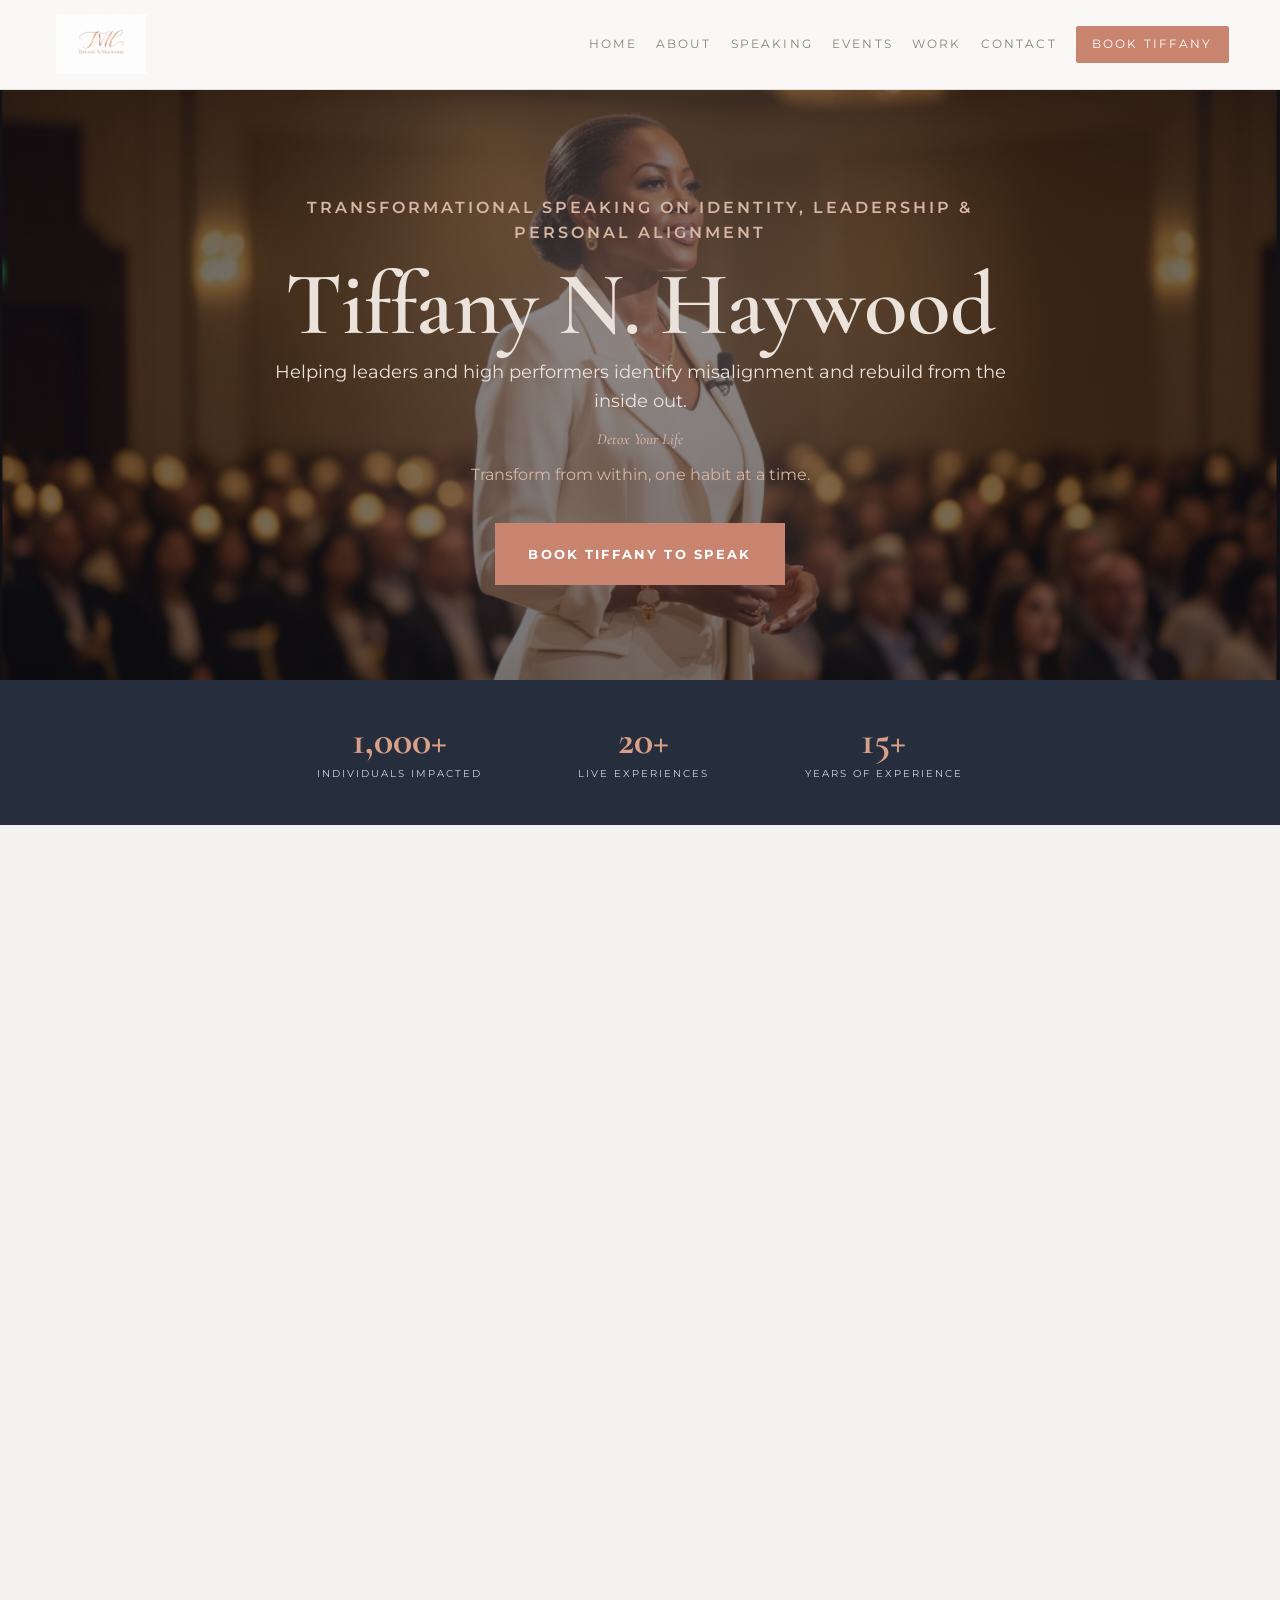
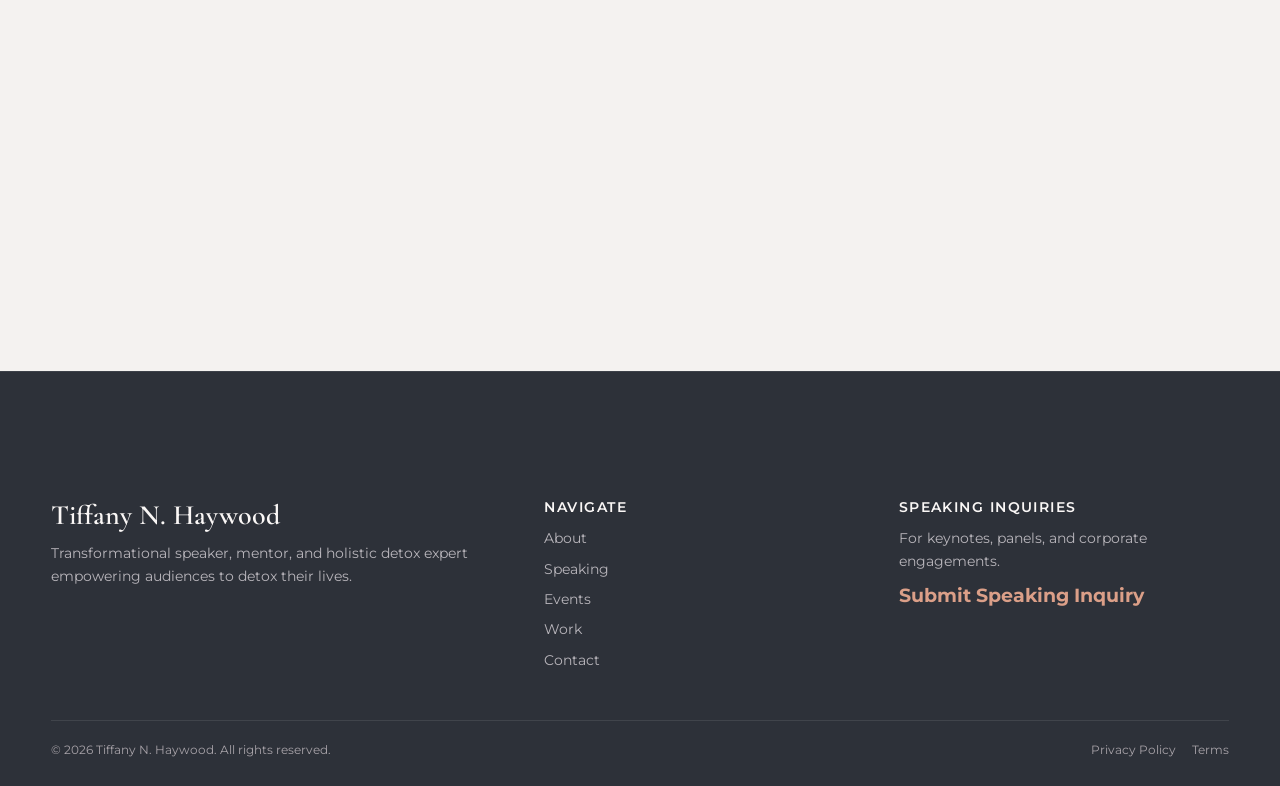
<file: home/index.html>
<!DOCTYPE html>
<html lang="en">
<head>
  <meta charset="UTF-8" />
  <meta name="viewport" content="width=device-width, initial-scale=1.0" />
  <title>Tiffany N. Haywood | Home</title>
  <link rel="preconnect" href="https://fonts.googleapis.com" />
  <link rel="preconnect" href="https://fonts.gstatic.com" crossorigin />
  <link href="https://fonts.googleapis.com/css2?family=Cormorant+Garamond:ital,wght@0,400;0,500;0,600;0,700;1,500;1,600&family=Montserrat:wght@300;400;500;600;700&display=swap" rel="stylesheet" />
  <link rel="stylesheet" href="./styles.css" />
</head>
<body class="home-page">
  <header class="site-header home-header">
    <div class="container header-inner home-header-inner">
      <a class="brand-mark" href="../home/index.html" aria-label="Tiffany Haywood home">
        <span><img src="./../assets/pictures/logo.png" alt="Tiffany N. Haywood" width="100px" height="60px"></span>
      </a>
      <button id="nav-toggle" class="nav-toggle" aria-label="Open menu" aria-expanded="false">
  <span class="hamburger" aria-hidden="true"></span>
  <span class="hamburger-close" aria-hidden="true">✕</span>
      </button>
      <nav class="site-nav home-nav" aria-label="Main navigation">
        <a href="../home/index.html">Home</a>
        <a href="../about/index.html">About</a>
        <a href="../speak/index.html">Speaking</a>
        <a href="../events/index.html">Events</a>
        <a href="../work/index.html">Work</a>
        <a href="../contact/index.html">Contact</a>
  <a class="book-btn" href="../book/index.html">Book Tiffany</a>
      </nav>
    </div>
  </header>

  <!-- Mobile drawer & overlay (controlled via JS) -->
  <div id="drawer-overlay" class="drawer-overlay" hidden></div>
  <aside id="mobile-drawer" class="mobile-drawer" aria-hidden="true">
    <nav class="mobile-nav" aria-label="Mobile navigation">
      <a href="../home/index.html">Home</a>
      <a href="../about/index.html">About</a>
      <a href="../speak/index.html">Speaking</a>
      <a href="../events/index.html">Events</a>
      <a href="../work/index.html">Work</a>
      <a href="../contact/index.html">Contact</a>
      <a class="book-btn" href="../book/index.html">Book Tiffany</a>
    </nav>
  </aside>

  <main>
    <section class="home-hero">
      <div class="hero-overlay"></div>
      <div class="container hero-content">
        <p class="hero-kicker">Transformational Speaking On Identity, Leadership & Personal Alignment</p>
        <h1>Tiffany N. Haywood</h1>
        <p class="hero-copy">Helping leaders and high performers identify misalignment and rebuild from the inside out.</p>
        <p class="hero-script">Detox Your Life</p>
        <p class="hero-sub">Transform from within, one habit at a time.</p>
  <a class="hero-cta" href="../book/index.html">Book Tiffany To Speak</a>
      </div>
    </section>

    <section class="impact-strip">
      <div class="container impact-grid">
        <article>
          <strong>1,000+</strong>
          <span>Individuals Impacted</span>
        </article>
        <article>
          <strong>20+</strong>
          <span>Live Experiences</span>
        </article>
        <article>
          <strong>15+</strong>
          <span>Years Of Experience</span>
        </article>
      </div>
    </section>

    <section class="section intro-block">
      <div class="container intro-grid">
        <div>
          <h2>Recalibrate How You Think, Lead & Live</h2>
          <p>Tiffany N. Haywood challenges audiences to identify the hidden habits, belief systems, and identity attachments that sabotage growth, leadership, and performance.</p>
          <p>With a psychology-informed approach and a structured framework, she delivers messages that shift how people make decisions, lead teams, and show up in their life.</p>
          <p>From corporate leadership teams to entrepreneur conferences, Tiffany equips audiences with practical tools for identifying misalignment, releasing outdated patterns, and building sustainable behavior change that holds under pressure.</p>
          <a class="text-btn" href="../about/index.html">Read More</a>
        </div>
        <aside class="mini-metrics" aria-label="Quick metrics">
          <div>
            <strong>1000+</strong>
            <span>Leaders Empowered</span>
          </div>
          <div>
            <strong>20+</strong>
            <span>Speaking Engagements</span>
          </div>
          <div>
            <strong>15+</strong>
            <span>Years Experience</span>
          </div>
        </aside>
      </div>
    </section>

    <section class="section pale" id="work">
      <div class="container text-column">
        <p class="section-label">Philosophy</p>
        <h2>The Message Behind The Work</h2>
        <p>Detox Your Life is more than a keynote message. It is a transformative framework for personal growth and realignment.</p>
        <p>At the core of Tiffany N. Haywood's work is a powerful belief:</p>
        <p class="script-line">Transform from within, one habit at a time.</p>
        <p>Through speaking engagements, programs, events, and digital experiences, Tiffany helps individuals and organizations identify where misalignment is quietly shaping their decisions, behaviors, and outcomes.</p>
        <p>Her work invites people to examine their patterns, release what no longer supports their growth, and rebuild their lives and leadership from the inside out.</p>
      </div>
    </section>

    <section class="section method-section">
      <div class="container text-center narrow">
        <p class="section-label">The Methodology</p>
        <h2>The Holistic Detox Method</h2>
        <p>Transformation begins with awareness. The Detox Your Life method focuses on three interconnected areas that shape how people think, act, and live.</p>
      </div>
      <div class="container card-grid three-up">
        <article class="feature-card">
          <span class="feature-icon" aria-hidden="true">
            <svg viewBox="0 0 24 24" width="24" height="24" fill="none" xmlns="http://www.w3.org/2000/svg">
              <path d="M9.3 4.8c-2.3 0-4.1 1.8-4.1 4.1 0 1.2.5 2.3 1.4 3.1-1 .8-1.6 2.1-1.6 3.5 0 2.4 1.9 4.4 4.3 4.4.8 0 1.6-.2 2.2-.6.6.4 1.4.6 2.2.6 2.4 0 4.3-2 4.3-4.4 0-1.4-.7-2.7-1.7-3.5.9-.8 1.4-1.9 1.4-3.1 0-2.3-1.8-4.1-4.1-4.1-.8 0-1.5.2-2.1.6-.6-.4-1.3-.6-2.1-.6Z" stroke="currentColor" stroke-width="1.9" stroke-linecap="round" stroke-linejoin="round"/>
              <path d="M11.5 7.1v9.8M9 10.2h2.5M9 13.4h2.5M14 10.2h1.1M14 13.4h1.1" stroke="currentColor" stroke-width="1.6" stroke-linecap="round"/>
            </svg>
          </span>
          <h3>Mind</h3>
          <p>Examining belief systems, mental narratives, and thinking patterns that influence decisions and leadership behavior.</p>
        </article>
        <article class="feature-card">
          <span class="feature-icon" aria-hidden="true">
            <svg viewBox="0 0 24 24" width="24" height="24" fill="none" xmlns="http://www.w3.org/2000/svg">
              <path d="M12 19.4c-.2 0-.5-.1-.7-.2-3.8-2.7-6.3-5-6.3-8.2 0-2.3 1.8-4.1 4.1-4.1 1.3 0 2.5.6 3.3 1.7.8-1.1 2-1.7 3.3-1.7 2.3 0 4.1 1.8 4.1 4.1 0 3.2-2.4 5.5-6.3 8.2-.2.1-.4.2-.7.2Z" stroke="currentColor" stroke-width="1.9" stroke-linecap="round" stroke-linejoin="round"/>
            </svg>
          </span>
          <h3>Body</h3>
          <p>Addressing daily habits, boundaries, behaviors, and personal standards that either support or sabotage growth.</p>
        </article>
        <article class="feature-card">
          <span class="feature-icon" aria-hidden="true">
            <svg viewBox="0 0 24 24" width="24" height="24" fill="none" xmlns="http://www.w3.org/2000/svg">
              <path d="M13.3 4.6 14.5 8c.1.3.3.5.6.6l3.4 1.2-3.4 1.2c-.3.1-.5.3-.6.6l-1.2 3.4-1.2-3.4c-.1-.3-.3-.5-.6-.6L8 9.8l3.4-1.2c.3-.1.5-.3.6-.6l1.3-3.4ZM6.6 13.2l.7 2c.1.2.2.3.4.4l2 .7-2 .7c-.2.1-.3.2-.4.4l-.7 2-.7-2c-.1-.2-.2-.3-.4-.4l-2-.7 2-.7c.2-.1.3-.2.4-.4l.7-2ZM18 14.1l.5 1.4c.1.1.2.2.3.3l1.4.5-1.4.5c-.1.1-.2.2-.3.3L18 18.5l-.5-1.4c-.1-.1-.2-.2-.3-.3l-1.4-.5 1.4-.5c.1-.1.2-.2.3-.3l.5-1.4Z" stroke="currentColor" stroke-width="1.7" stroke-linecap="round" stroke-linejoin="round"/>
            </svg>
          </span>
          <h3>Spirit</h3>
          <p>Clarifying purpose, values, and identity to align all growth with who you truly are becoming.</p>
        </article>
      </div>
    </section>

    <section class="section pale" id="events">
      <div class="container process-wrap">
        <p class="section-label">The Process</p>
        <h2>The 4 I's to Detox Your Life</h2>
        <p>This process was introduced in Tiffany's keynotes and expanded through programs, events, and guided experiences.</p>
        <div class="process-grid">
          <article>
            <h3>Identify</h3>
            <p>Recognize the beliefs, habits, environments, and identity attachments that are creating misalignment.</p>
          </article>
          <article>
            <h3>Interrupt</h3>
            <p>Disrupt patterns that no longer support who you are becoming.</p>
          </article>
          <article>
            <h3>Implement</h3>
            <p>Replace outdated behaviors with intentional habits that support clarity, alignment, and growth.</p>
          </article>
          <article>
            <h3>Integrate</h3>
            <p>Build systems and accountability that make these changes part of everyday life.</p>
          </article>
        </div>
      </div>
    </section>

    <section class="section" id="experience-section">
      <div class="container text-center narrow">
        <p class="section-label">Beyond The Stage</p>
        <h2>Experience The Work</h2>
        <p>Tiffany's work extends far beyond the stage.</p>
      </div>
      <div class="container card-grid two-rows" id="experience">
        <article class="plain-card">
          <h3>Speaking Engagements</h3>
          <p>Keynotes, workshops, and leadership sessions designed to spark clarity and shift perspective.</p>
        </article>
        <article class="plain-card">
          <h3>Programs & Guided Experiences</h3>
          <p>Structured learning environments that guide participants through the Detox Your Life framework step by step.</p>
        </article>
        <article class="plain-card">
          <h3>Community</h3>
          <p>A private space where individuals committed to intentional growth apply the framework in real time.</p>
        </article>
        <article class="plain-card">
          <h3>Events & Retreats</h3>
          <p>Immersive experiences designed for deeper reflection, alignment, and transformation.</p>
        </article>
        <article class="plain-card">
          <h3>Digital Resources & Written Guides</h3>
          <p>Tools for individuals who want to begin their transformation journey at their own pace.</p>
        </article>
      </div>
    </section>

    <section class="section pale testimonials">
      <div class="container text-center narrow">
        <p class="section-label">What They Say</p>
        <h2>Testimonials</h2>
        <blockquote>
          “Tiffany's session gave our leadership team a framework they actually used. Three months later, our internal communication scores increased by 30%.”
        </blockquote>
        <p class="quote-name">Sarah Mitchell</p>
        <p class="quote-role">VP Of People Operations, National Healthcare Organization</p>
      </div>
    </section>

    <section class="cta-band">
      <div class="container text-center narrow">
        <p class="section-label">Inquiries</p>
        <h2>Bring Tiffany to Your Stage</h2>
        <p>Available for conferences, corporate events, colleges, and organizations seeking a speaker who delivers transformation, not motivation.</p>
        <p>Every session includes practical frameworks and actionable tools your audience can apply immediately.</p>
        <a class="hero-cta" href="../contact/index.html">Inquire About Speaking</a>
      </div>
    </section>
  </main>

  <footer class="site-footer home-footer">
    <div class="container footer-top">
      <div>
        <h3>Tiffany N. Haywood</h3>
        <p>Transformational speaker, mentor, and holistic detox expert empowering audiences to detox their lives.</p>
      </div>
      <div>
        <h4>Navigate</h4>
        <a href="../about/index.html">About</a>
        <a href="../speak/index.html">Speaking</a>
        <a href="#events">Events</a>
        <a href="#work">Work</a>
        <a href="../contact/index.html">Contact</a>
      </div>
      <div>
        <h4>Speaking Inquiries</h4>
        <p>For keynotes, panels, and corporate engagements.</p>
        <a class="footer-link" id="link-to-speak" href="../contact/index.html">Submit Speaking Inquiry</a>
      </div>
    </div>
    <div class="container footer-bottom">
      <p>&copy; <span id="year"></span> Tiffany N. Haywood. All rights reserved.</p>
      <div>
        <a href="#">Privacy Policy</a>
        <a href="#">Terms</a>
      </div>
    </div>
  </footer>

  <script src="../assets/js/main.js"></script>
</body>
</html>
</file>
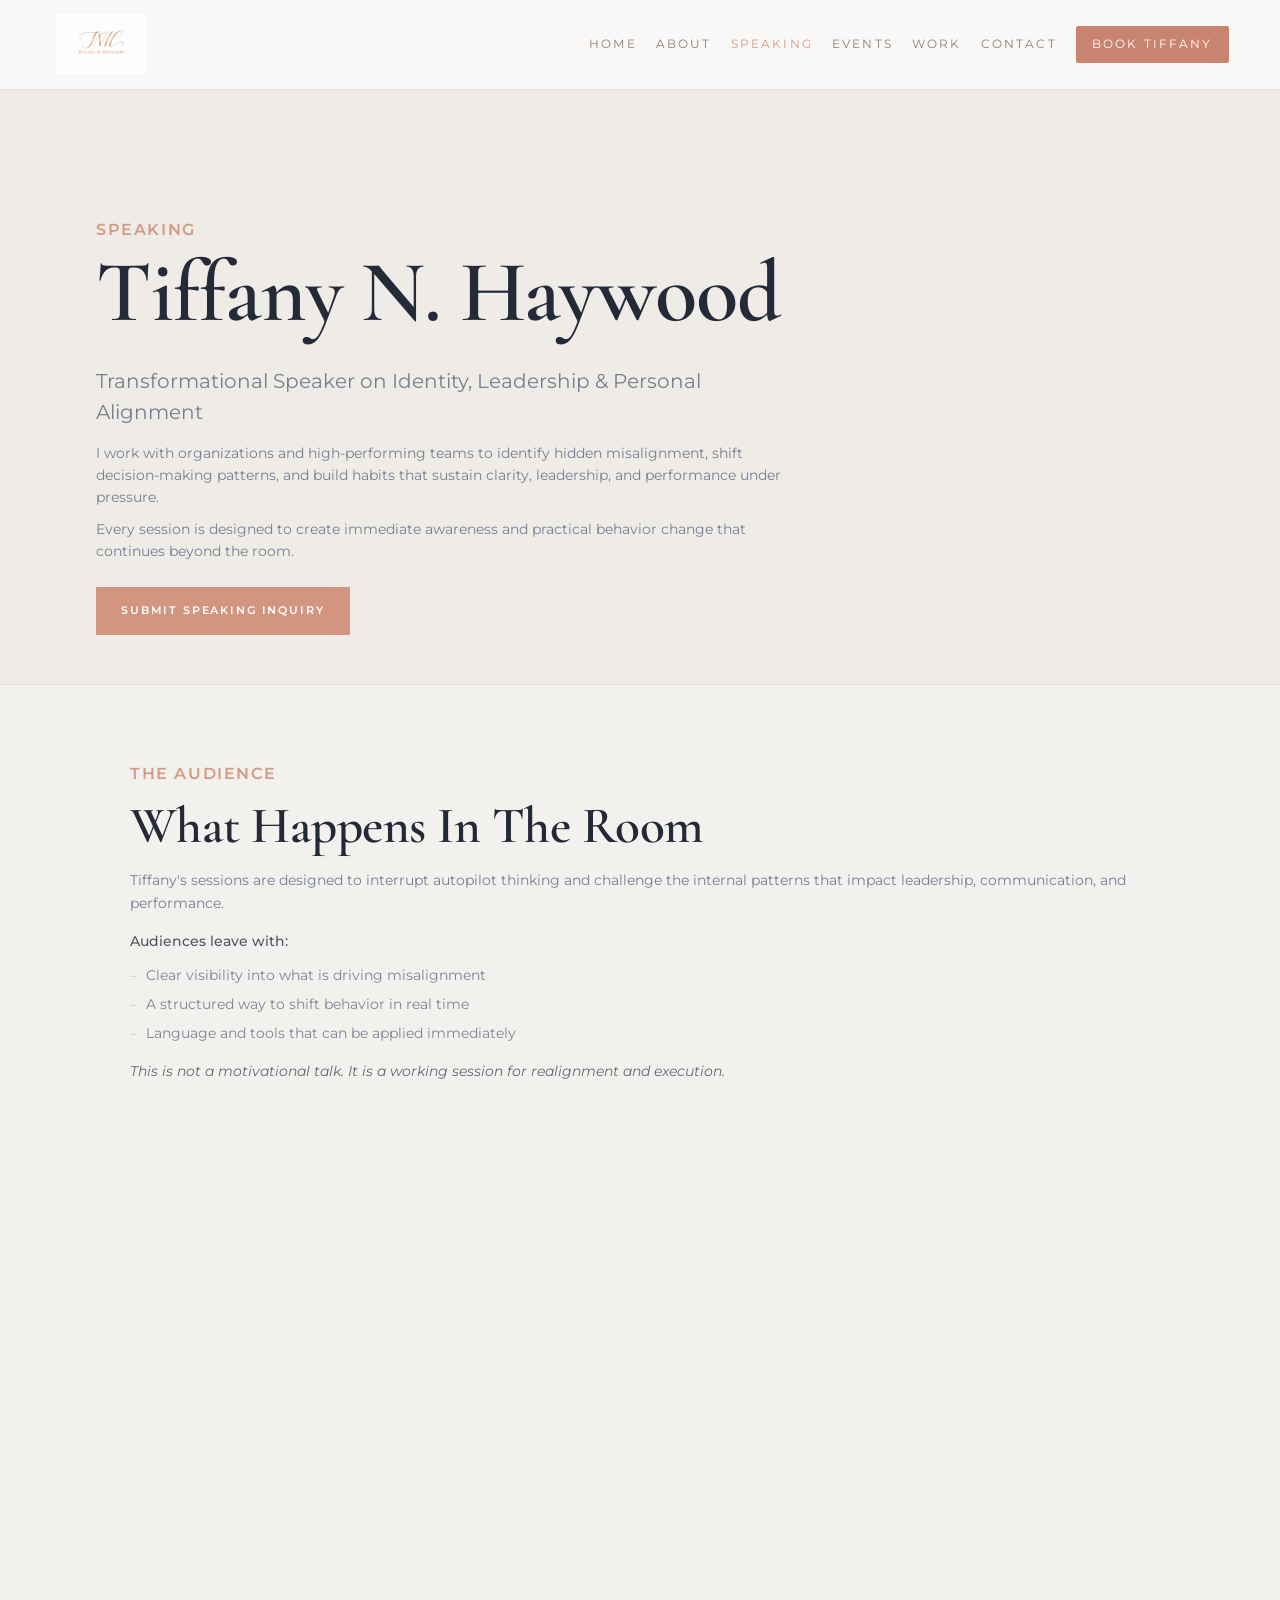
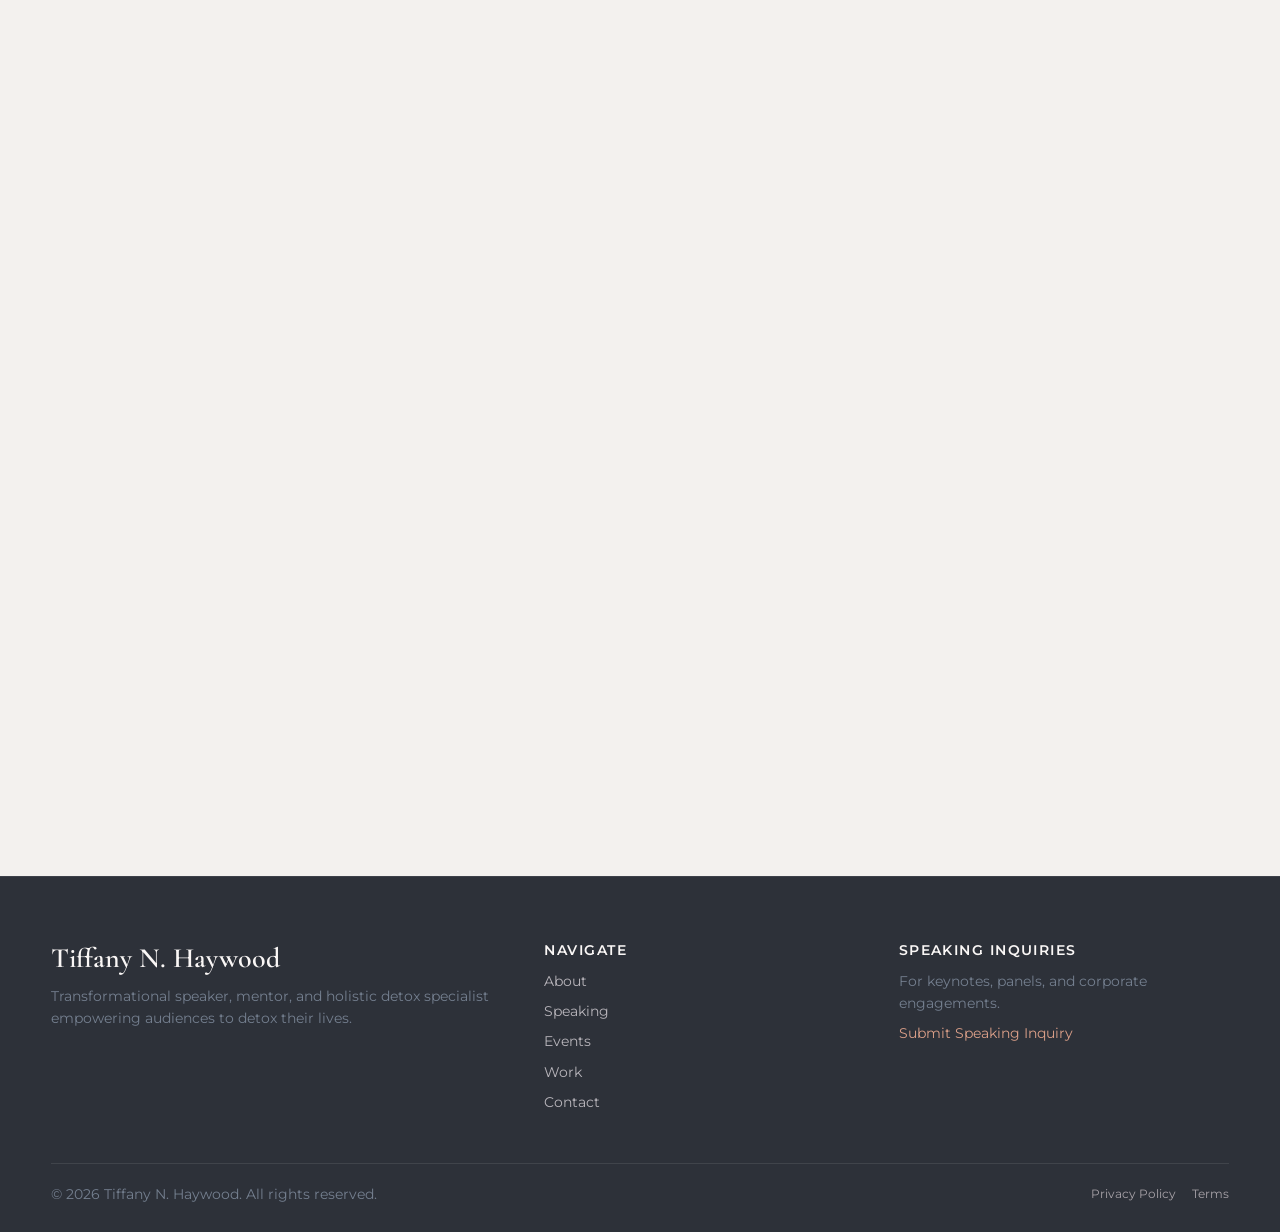
<file: speak/index.html>
<!DOCTYPE html>
<html lang="en">
<head>
  <meta charset="UTF-8" />
  <meta name="viewport" content="width=device-width, initial-scale=1.0" />
  <title>Speaking | Tiffany N. Haywood</title>
  <link rel="preconnect" href="https://fonts.googleapis.com" />
  <link rel="preconnect" href="https://fonts.gstatic.com" crossorigin />
  <link href="https://fonts.googleapis.com/css2?family=Cormorant+Garamond:ital,wght@0,400;0,500;0,600;0,700;1,500;1,600&family=Montserrat:wght@300;400;500;600;700&display=swap" rel="stylesheet" />
  <link rel="stylesheet" href="../home/styles.css" />
  <link rel="stylesheet" href="./styles.css" />
</head>
<body class="home-page speak-page">
  <header class="site-header home-header">
    <div class="container header-inner home-header-inner">
      <a class="brand-mark" href="../home/index.html" aria-label="Tiffany Haywood home">
        <span><img src="../assets/pictures/logo.png" alt="Tiffany N. Haywood" width="60" height="60" /></span>
      </a>
      <button id="nav-toggle" class="nav-toggle" aria-label="Open menu" aria-expanded="false">
  <span class="hamburger" aria-hidden="true"></span>
  <span class="hamburger-close" aria-hidden="true">✕</span>
      </button>
      <nav class="site-nav home-nav" aria-label="Main navigation">
        <a href="../home/index.html">Home</a>
        <a href="../about/index.html">About</a>
        <a href="../speak/index.html">Speaking</a>
        <a href="../events/index.html">Events</a>
        <a href="../work/index.html">Work</a>
        <a href="../contact/index.html">Contact</a>
  <a class="book-btn" href="../book/index.html">Book Tiffany</a>
      </nav>
    </div>
  </header>

  <div id="drawer-overlay" class="drawer-overlay" hidden></div>
  <aside id="mobile-drawer" class="mobile-drawer" aria-hidden="true">
    <nav class="mobile-nav" aria-label="Mobile navigation">
      <a href="../home/index.html">Home</a>
      <a href="../about/index.html">About</a>
      <a href="../speak/index.html">Speaking</a>
      <a href="../events/index.html">Events</a>
      <a href="../work/index.html">Work</a>
      <a href="../contact/index.html">Contact</a>
      <a class="book-btn" href="../book/index.html">Book Tiffany</a>
    </nav>
  </aside>

  <main>
    <section class="speaking-hero-lite">
      <div class="container speaking-hero-inner">
        <p class="section-label">Speaking</p>
        <h1>Tiffany N. Haywood</h1>
        <p class="speaking-subline">Transformational Speaker on Identity, Leadership & Personal Alignment</p>
        <p>I work with organizations and high-performing teams to identify hidden misalignment, shift decision-making patterns, and build habits that sustain clarity, leadership, and performance under pressure.</p>
        <p>Every session is designed to create immediate awareness and practical behavior change that continues beyond the room.</p>
        <a class="text-btn" href="../contact/index.html">Submit Speaking Inquiry</a>
      </div>
    </section>

    <section class="speaking-section audience-section">
      <div class="container speaking-content-wrap">
        <p class="section-label">The Audience</p>
        <h2>What Happens In The Room</h2>
        <p>Tiffany's sessions are designed to interrupt autopilot thinking and challenge the internal patterns that impact leadership, communication, and performance.</p>
        <p class="audience-intro">Audiences leave with:</p>
        <ul class="audience-points">
          <li>Clear visibility into what is driving misalignment</li>
          <li>A structured way to shift behavior in real time</li>
          <li>Language and tools that can be applied immediately</li>
        </ul>
        <p class="audience-note">This is not a motivational talk. It is a working session for realignment and execution.</p>
      </div>
    </section>

    <section class="speaking-section focus-section alt-bg">
      <div class="container text-center speaking-heading-wrap">
        <p class="section-label">Focus Areas</p>
        <h2>Speaking Focus Areas</h2>
      </div>
      <div class="container focus-grid">
        <article class="focus-card">
          <h3>Mindset Detox</h3>
          <p>Breaking the unconscious thinking patterns that drive burnout, fear-based leadership, and self-sabotage.</p>
        </article>
        <article class="focus-card">
          <h3>Identity & Purpose</h3>
          <p>Helping high performers separate their identity from their position so they can lead with clarity instead of pressure.</p>
        </article>
        <article class="focus-card">
          <h3>Leadership & Culture</h3>
          <p>Equipping organizations to build cultures of accountability, clarity, and aligned leadership.</p>
        </article>
        <article class="focus-card">
          <h3>Personal Transformation</h3>
          <p>A structured framework for identifying misalignment and creating sustainable change.</p>
        </article>
        <article class="focus-card">
          <h3>Foods & Moods</h3>
          <p>Exploring the connection between nutrition, mental clarity, and emotional regulation.</p>
        </article>
      </div>
    </section>

    <section class="speaking-section framework-section" id="speaking-framework">
      <div class="container speaking-content-wrap">
        <p class="section-label">The Framework</p>
        <h2>The Framework Behind The Work</h2>
        <p>Every engagement is grounded in Tiffany's core framework, Detox Your Life, which focuses on identifying and correcting misalignment in how individuals think, lead, and live.</p>
        <p>To move from awareness to real change, Tiffany uses a structured process:</p>
        <div class="framework-tags" aria-label="Framework steps">
          <span>Identify</span>
          <span>Interrupt</span>
          <span>Implement</span>
          <span>Integrate</span>
        </div>
        <p>This structured approach helps participants move from awareness to real change that continues long after the event ends.</p>
      </div>
    </section>

    <section class="speaking-section press-section alt-bg" id="speaking-press">
      <div class="container speaking-heading-wrap text-center">
        <p class="section-label">Media & Press</p>
        <h2>Media & Speaking Appearances</h2>
        <p>Tiffany has been featured across multiple platforms contributing to conversations on identity, leadership, and personal transformation.</p>
      </div>
      <div class="container media-list" aria-label="Media appearances">
        <article><span>Absolute Awaken Corporation</span><a href="#">Watch</a></article>
        <article><span>H.E.R Energy Unlocked Podcast</span><a href="#">Watch</a></article>
        <article><span>Soulmates & Suitcases</span><a href="#">Watch</a></article>
        <article><span>B.N Roundtable</span><a href="#">Watch</a></article>
        <article><span>Resilient Soul Series</span><a href="#">Watch</a></article>
      </div>
    </section>

    <section class="speaking-section quote-section">
      <div class="container quote-wrap text-center">
        <blockquote>“Tiffany comes from experience and is open to meeting you where you are at and supporting you with setting your own health goals. I highly recommend Tiffany! You can hear more about Tiffany in our Season 2 of Soulmates & Suitcases. An incredible conversation.”</blockquote>
        <p class="quote-name">Lisa Brearley</p>
        <p class="quote-role">Author, Podcast Host & Owner of Forward Walking Choices</p>
      </div>
    </section>

    <section class="speaking-section resources-section alt-bg">
      <div class="container speaking-content-wrap">
        <p class="section-label">Resources</p>
        <h2>Speaker Resources</h2>
        <p>Download Tiffany's speaker materials for your event planning and promotional needs.</p>
        <div class="resource-actions">
          <a class="text-btn filled" href="#">Speaker Kit (Coming Soon)</a>
          <a class="text-btn" href="#">Speaker Sheet (Coming Soon)</a>
        </div>
      </div>
    </section>

    <section class="cta-band speak-cta">
      <div class="container text-center narrow">
        <h2>Book Tiffany for Your Next Event</h2>
        <p>If your organization is ready to challenge how its people think, lead, and perform, this is where the work begins.</p>
        <a class="hero-cta" href="../contact/index.html">Submit Speaking Inquiry</a>
      </div>
    </section>
  </main>

  <footer class="site-footer home-footer">
    <div class="container footer-top">
      <div>
        <h3>Tiffany N. Haywood</h3>
        <p>Transformational speaker, mentor, and holistic detox specialist empowering audiences to detox their lives.</p>
      </div>
      <div>
        <h4>Navigate</h4>
        <a href="../about/index.html">About</a>
        <a href="../speak/index.html">Speaking</a>
        <a href="#speaking-framework">Events</a>
        <a href="#speaking-press">Work</a>
        <a href="../contact/index.html">Contact</a>
      </div>
      <div>
        <h4>Speaking Inquiries</h4>
        <p>For keynotes, panels, and corporate engagements.</p>
        <a class="footer-link" href="../contact/index.html">Submit Speaking Inquiry</a>
      </div>
    </div>
    <div class="container footer-bottom">
      <p>&copy; <span id="year"></span> Tiffany N. Haywood. All rights reserved.</p>
      <div>
        <a href="#">Privacy Policy</a>
        <a href="#">Terms</a>
      </div>
    </div>
  </footer>

  <script src="../assets/js/main.js"></script>
</body>
</html>
</file>
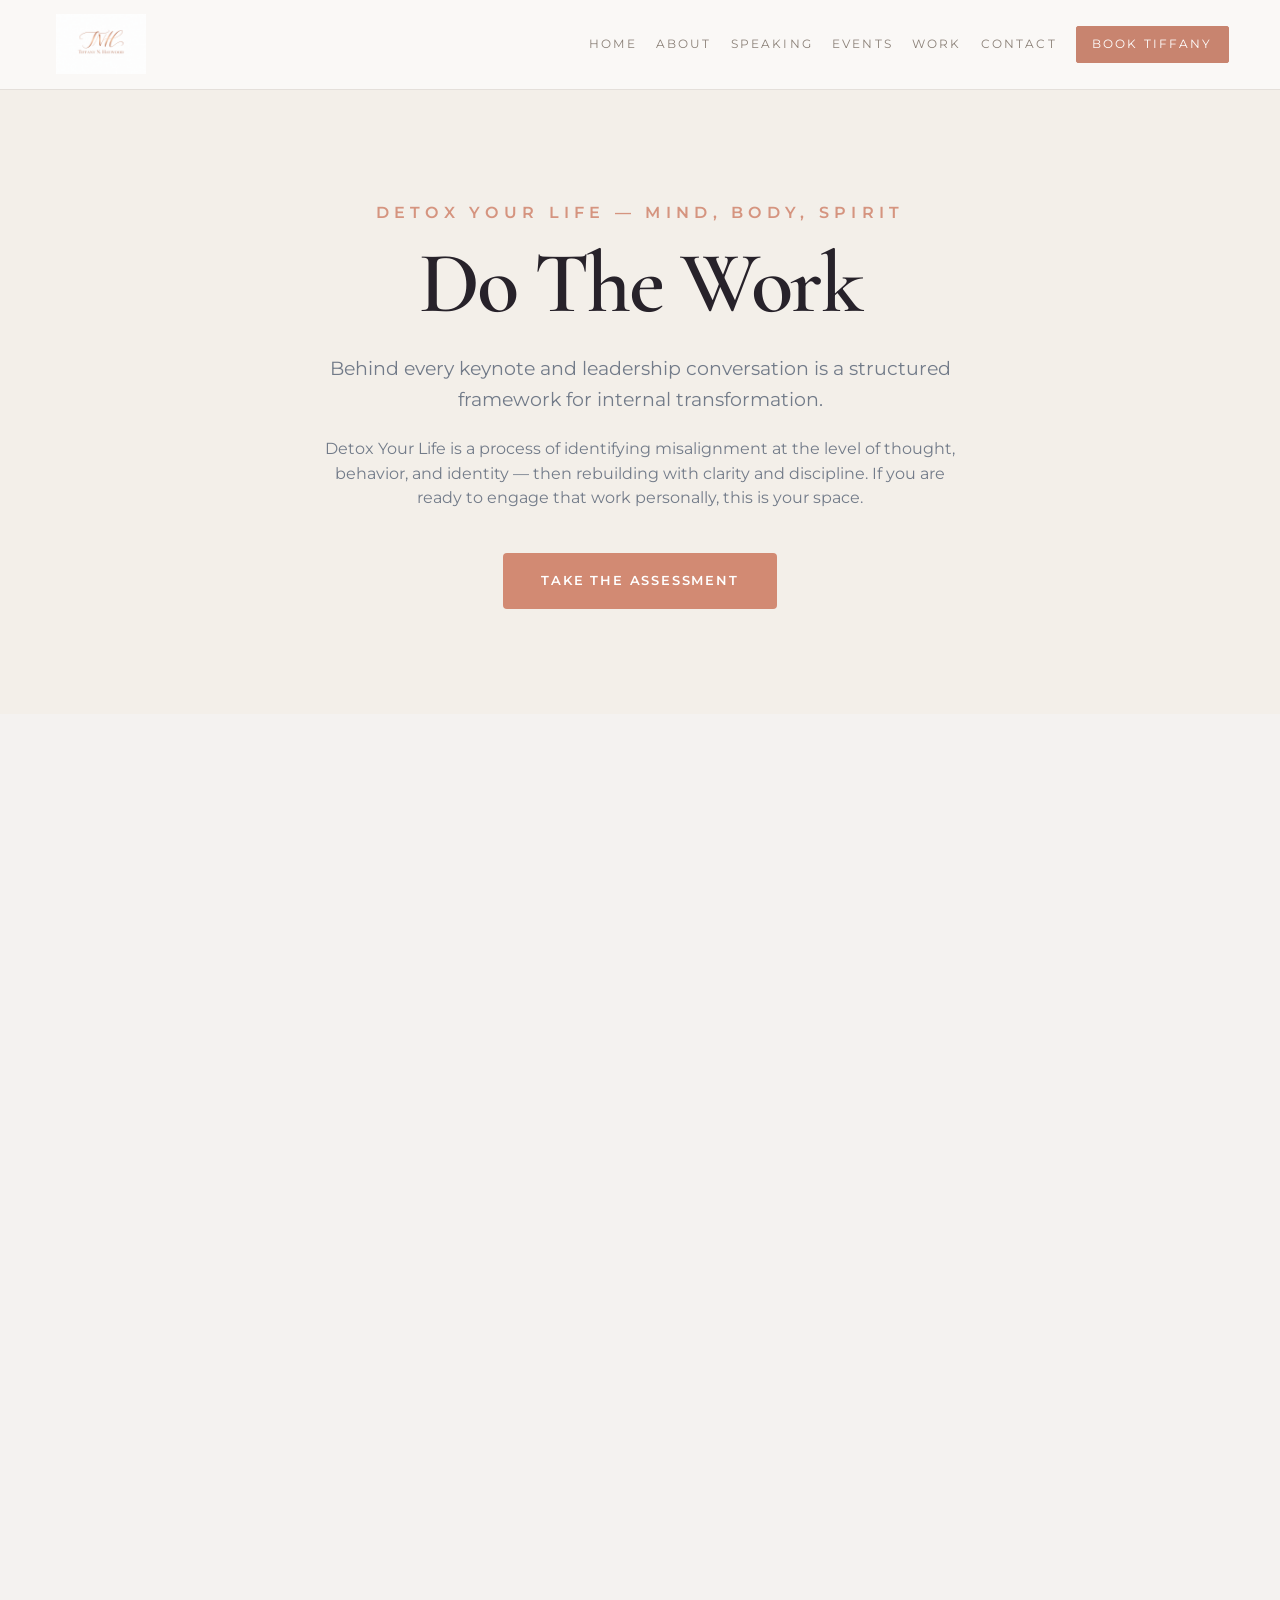
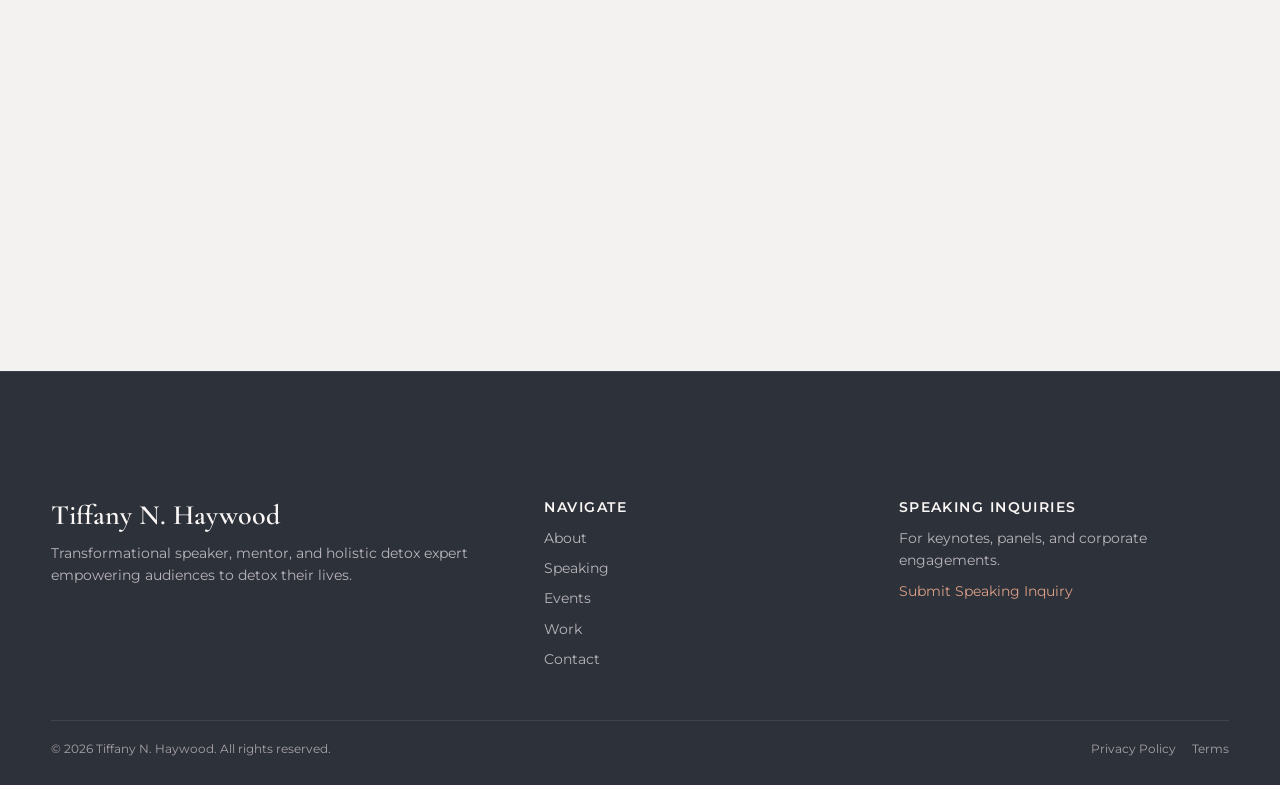
<file: work/index.html>
<!DOCTYPE html>
<html lang="en">
<head>
	<meta charset="UTF-8" />
	<meta name="viewport" content="width=device-width, initial-scale=1.0" />
	<title>Work | Tiffiny</title>
	<link rel="preconnect" href="https://fonts.googleapis.com" />
  <link rel="preconnect" href="https://fonts.gstatic.com" crossorigin />
  <link href="https://fonts.googleapis.com/css2?family=Cormorant+Garamond:ital,wght@0,400;0,500;0,600;0,700;1,500;1,600&family=Montserrat:wght@300;400;500;600;700&display=swap" rel="stylesheet" />
	<!-- <link rel="stylesheet" href="../assets/css/styles.css" /> -->
   <link rel="stylesheet" href="../home/styles.css">
	<link rel="stylesheet" href="./work.css" />
</head>
<body class="home-page">
	 <header class="site-header home-header">
    <div class="container header-inner home-header-inner">
      <a class="brand-mark" href="../home/index.html" aria-label="Tiffany Haywood home">
        <span><img src="./../assets/pictures/logo.png" alt="Tiffany N. Haywood" width="100px" height="60px"></span>
      </a>
      <button id="nav-toggle" class="nav-toggle" aria-label="Open menu" aria-expanded="false">
  <span class="hamburger" aria-hidden="true"></span>
  <span class="hamburger-close" aria-hidden="true">✕</span>
      </button>
      <nav class="site-nav home-nav" aria-label="Main navigation">
        <a href="../home/index.html">Home</a>
        <a href="../about/index.html">About</a>
        <a href="../speak/index.html">Speaking</a>
        <a href="../events/index.html">Events</a>
        <a href="../work/index.html">Work</a>
        <a href="../contact/index.html">Contact</a>
  <a class="book-btn" href="../book/index.html">Book Tiffany</a>
      </nav>
    </div>
  </header>

  <div id="drawer-overlay" class="drawer-overlay" hidden></div>
  <aside id="mobile-drawer" class="mobile-drawer" aria-hidden="true">
    <nav class="mobile-nav" aria-label="Mobile navigation">
      <a href="../home/index.html">Home</a>
      <a href="../about/index.html">About</a>
      <a href="../speak/index.html">Speaking</a>
      <a href="../events/index.html">Events</a>
      <a href="../work/index.html">Work</a>
      <a href="../contact/index.html">Contact</a>
      <a class="book-btn" href="../book/index.html">Book Tiffany</a>
    </nav>
  </aside>

	<main>
		<section class="work-hero" aria-label="Do the work hero">
			<div class="container">
				<div class="work-hero__inner" data-animate="fade-up" data-animate-delay="0">
					<p class="work-hero__eyebrow">DETOX YOUR LIFE &mdash; MIND, BODY, SPIRIT</p>
					<h2 class="work-hero__title">Do The Work</h2>
					<p class="work-hero__subtitle">Behind every keynote and leadership conversation is a structured framework for internal transformation.</p>
					<p class="work-hero__desc">Detox Your Life is a process of identifying misalignment at the level of thought, behavior, and identity &mdash; then rebuilding with clarity and discipline. If you are ready to engage that work personally, this is your space.</p>
					<a class="work-hero__cta" href="#">Take the assessment</a>
				</div>
			</div>
		</section>

    <section class="work-method" aria-label="The Detox Your Life Framework">
      <div class="container">
        <div class="work-method__header" data-animate="fade-up">
          <p class="work-method__eyebrow">THE METHOD</p>
          <h2 class="work-method__title">The Detox Your Life Framework</h2>
          <p class="work-method__intro">Transformation begins with awareness. The Detox Your Life framework addresses three interconnected dimensions that shape how you think, act, and live.</p>
        </div>

        <div class="work-method__grid" data-animate="fade-up" data-animate-delay="100">
          <article class="method-card">
            <div class="method-card__icon" aria-hidden="true">
              <svg viewBox="0 0 24 24" width="22" height="22" fill="none" xmlns="http://www.w3.org/2000/svg">
                <path d="M9 21h6" stroke="currentColor" stroke-width="1.6" stroke-linecap="round"/>
                <path d="M12 3c-3.3 0-6 2.52-6 5.63 0 2.2 1.33 3.46 2.35 4.42.86.8 1.65 1.54 1.65 2.7V17h4v-1.25c0-1.16.79-1.9 1.65-2.7C16.67 12.09 18 10.83 18 8.63 18 5.52 15.3 3 12 3Z" stroke="currentColor" stroke-width="1.6" stroke-linejoin="round"/>
              </svg>
            </div>
            <h3 class="method-card__title">Mind</h3>
            <p class="method-card__text">Examine the beliefs, internal narratives, and identity attachments shaping your decisions.</p>
          </article>

          <article class="method-card">
            <div class="method-card__icon" aria-hidden="true">
              <svg viewBox="0 0 24 24" width="22" height="22" fill="none" xmlns="http://www.w3.org/2000/svg">
                <path d="M12 21s-7-4.35-7-10.15C5 7.63 7.24 5.5 9.9 5.5c1.35 0 2.6.65 3.1 1.63.5-.98 1.75-1.63 3.1-1.63C18.76 5.5 21 7.63 21 10.85 21 16.65 12 21 12 21Z" stroke="currentColor" stroke-width="1.6" stroke-linejoin="round"/>
              </svg>
            </div>
            <h3 class="method-card__title">Body</h3>
            <p class="method-card__text">Assess daily habits, standards, boundaries, and behavioral patterns that either support or sabotage your growth.</p>
          </article>

          <article class="method-card">
            <div class="method-card__icon" aria-hidden="true">
              <svg viewBox="0 0 24 24" width="22" height="22" fill="none" xmlns="http://www.w3.org/2000/svg">
                <path d="M12 2l1.6 5.5L19 9l-5.4 1.5L12 16l-1.6-5.5L5 9l5.4-1.5L12 2Z" stroke="currentColor" stroke-width="1.6" stroke-linejoin="round"/>
                <path d="M5.5 14.5l.8 2.7 2.7.8-2.7.8-.8 2.7-.8-2.7-2.7-.8 2.7-.8.8-2.7Z" stroke="currentColor" stroke-width="1.6" stroke-linejoin="round"/>
              </svg>
            </div>
            <h3 class="method-card__title">Spirit</h3>
            <p class="method-card__text">Clarify your alignment with purpose, values, and integrity. This is where intention becomes responsibility.</p>
          </article>
        </div>

        <p class="work-method__note" data-animate="fade-up" data-animate-delay="180">Every experience below is built around this framework.</p>
      </div>
    </section>

    <section class="work-assessment" aria-label="Start with awareness">
      <div class="container">
        <div class="work-assessment__card" data-animate="fade-up">
          <p class="work-assessment__eyebrow">YOUR STARTING POINT</p>
          <h2 class="work-assessment__title">Start With Awareness</h2>
          <p class="work-assessment__desc">Before joining a program or entering a community, clarity matters. The Detox Your Life Assessment is a structured self-evaluation designed to identify where misalignment may be present across your Mind, Body, and Spirit.</p>
          <p class="work-assessment__desc">In less than 10 minutes, you will receive personalized results outlining:</p>
          <ul class="work-assessment__list">
            <li>Your dominant detox area</li>
            <li>Patterns that may be sustaining stagnation</li>
            <li>A recommended next step for realignment</li>
          </ul>
          <p class="work-assessment__note">This is your starting point.</p>
          <a class="work-assessment__cta" href="#">Take the assessment</a>
        </div>
      </div>
    </section>

    <section class="work-collective" aria-label="Detox Your Life Collective">
      <div class="container">
        <div class="work-collective__grid" data-animate="fade-up">
          <div class="work-collective__content">
            <p class="work-section__eyebrow">COMMUNITY-BASED ALIGNMENT</p>
            <h2 class="work-section__title">Detox Your Life Collective</h2>
            <p class="work-section__desc">The Collective is a private, ongoing membership for individuals committed to disciplined growth and honest self-examination. Through guided alignment sessions and intentional dialogue, members apply the Detox Your Life framework in real time with structured support.</p>
            <a class="work-btn" href="#">Enter the Collective</a>
          </div>
          <div class="work-collective__panel">
            <h3 class="work-panel__title">Inside the Collective</h3>
            <ul class="work-panel__list">
              <li>Monthly guided alignment sessions</li>
              <li>Reflection tools and practical framework</li>
              <li>Accountability rooted in growth</li>
              <li>Space to evolve without performance pressure</li>
            </ul>
          </div>
        </div>
      </div>
    </section>

    <section class="work-programs" aria-label="Programs">
      <div class="container">
        <div class="work-programs__header" data-animate="fade-up">
          <p class="work-section__eyebrow">GUIDED EXPERIENCES</p>
          <h2 class="work-section__title">Programs</h2>
          <p class="work-section__support">For those who prefer a structured path, these experiences guide you step by step through awareness, recalibration, and integration.</p>
        </div>

        <div class="work-programs__card" data-animate="fade-up" data-animate-delay="120">
          <h3 class="work-programs__cardTitle">Holistic Detox Mentorship</h3>
          <p class="work-programs__meta">(Now open / Ask about mentorship inside the Collective in a private channel)</p>
          <p class="work-programs__desc">A 90-day, high touch guided mentorship program where Tiffany works directly with participants to:</p>
          <ul class="work-programs__list">
            <li>Reset habits and behavioral patterns</li>
            <li>Recall true values and internal alignment</li>
            <li>Apply the Detox Your Life framework with structured guidance</li>
            <li>Experience deep integration and support from Tiffany</li>
          </ul>
          <p class="work-programs__subhead">Included in this mentorship:</p>
          <ul class="work-programs__included">
            <li>Dedicated mentorship channel inside the Collective</li>
            <li>Weekly guided sessions or check-ins</li>
            <li>Reflection exercises and practice tools</li>
            <li>Optional continuation in the Collective for ongoing support</li>
          </ul>
          <a class="work-btn" href="#">Enroll in the Mentorship</a>
        </div>
      </div>
    </section>

    <section class="work-learn" aria-label="Learn at your own pace">
      <div class="container">
        <div class="work-learn__inner" data-animate="fade-up">
          <p class="work-section__eyebrow">DIGITAL RESOURCES &amp; WRITTEN FRAMEWORKS</p>
          <h2 class="work-section__title">Learn at Your Own Pace</h2>
          <p class="work-section__desc">For reflective learners who prefer to explore and apply the Detox Your Life framework at their own pace, our curated portal offers a growing collection of tools designed to support transformation, including:</p>
          <ul class="work-learn__list">
            <li>Workbooks and guided exercises</li>
            <li>Courses and video tutorials</li>
            <li>Templates and reflection tools</li>
          </ul>
          <p class="work-learn__note">These resources help you identify misalignment, reset habits, and deepen your clarity and alignment &mdash; all at your own pace.</p>
          <a class="work-btn" href="#">Browse Catalog</a>
        </div>
      </div>
    </section>

    <section class="work-begin" aria-label="Not sure where to begin">
      <div class="container">
        <div class="work-begin__inner" data-animate="fade-up">
          <h2 class="work-begin__title">Not Sure Where to Begin?</h2>
          <p class="work-begin__desc">Transformation does not require urgency. It requires honesty, reflection, and guidance.</p>
          <div class="work-begin__steps">
            <p>Start with the assessment.</p>
            <p>Join the Collective.</p>
            <p>Enroll in the mentorship.</p>
            <p>The work will meet you where you are.</p>
          </div>
          <a class="work-btn" href="../contact/index.html">Book a Call</a>
        </div>
      </div>
    </section>
	</main>

	<footer class="site-footer home-footer">
    <div class="container footer-top">
      <div>
        <h3>Tiffany N. Haywood</h3>
        <p>Transformational speaker, mentor, and holistic detox expert empowering audiences to detox their lives.</p>
      </div>
      <div>
        <h4>Navigate</h4>
        <a href="../about/index.html">About</a>
        <a href="../speak/index.html">Speaking</a>
        <a href="#events">Events</a>
        <a href="#work">Work</a>
        <a href="../contact/index.html">Contact</a>
      </div>
      <div>
        <h4>Speaking Inquiries</h4>
        <p>For keynotes, panels, and corporate engagements.</p>
        <a class="footer-link" href="../contact/index.html">Submit Speaking Inquiry</a>
      </div>
    </div>
    <div class="container footer-bottom">
      <p>&copy; <span id="year"></span> Tiffany N. Haywood. All rights reserved.</p>
      <div>
        <a href="#">Privacy Policy</a>
        <a href="#">Terms</a>
      </div>
    </div>
  </footer>

	<script src="../assets/js/main.js"></script>
</body>
</html>
</file>
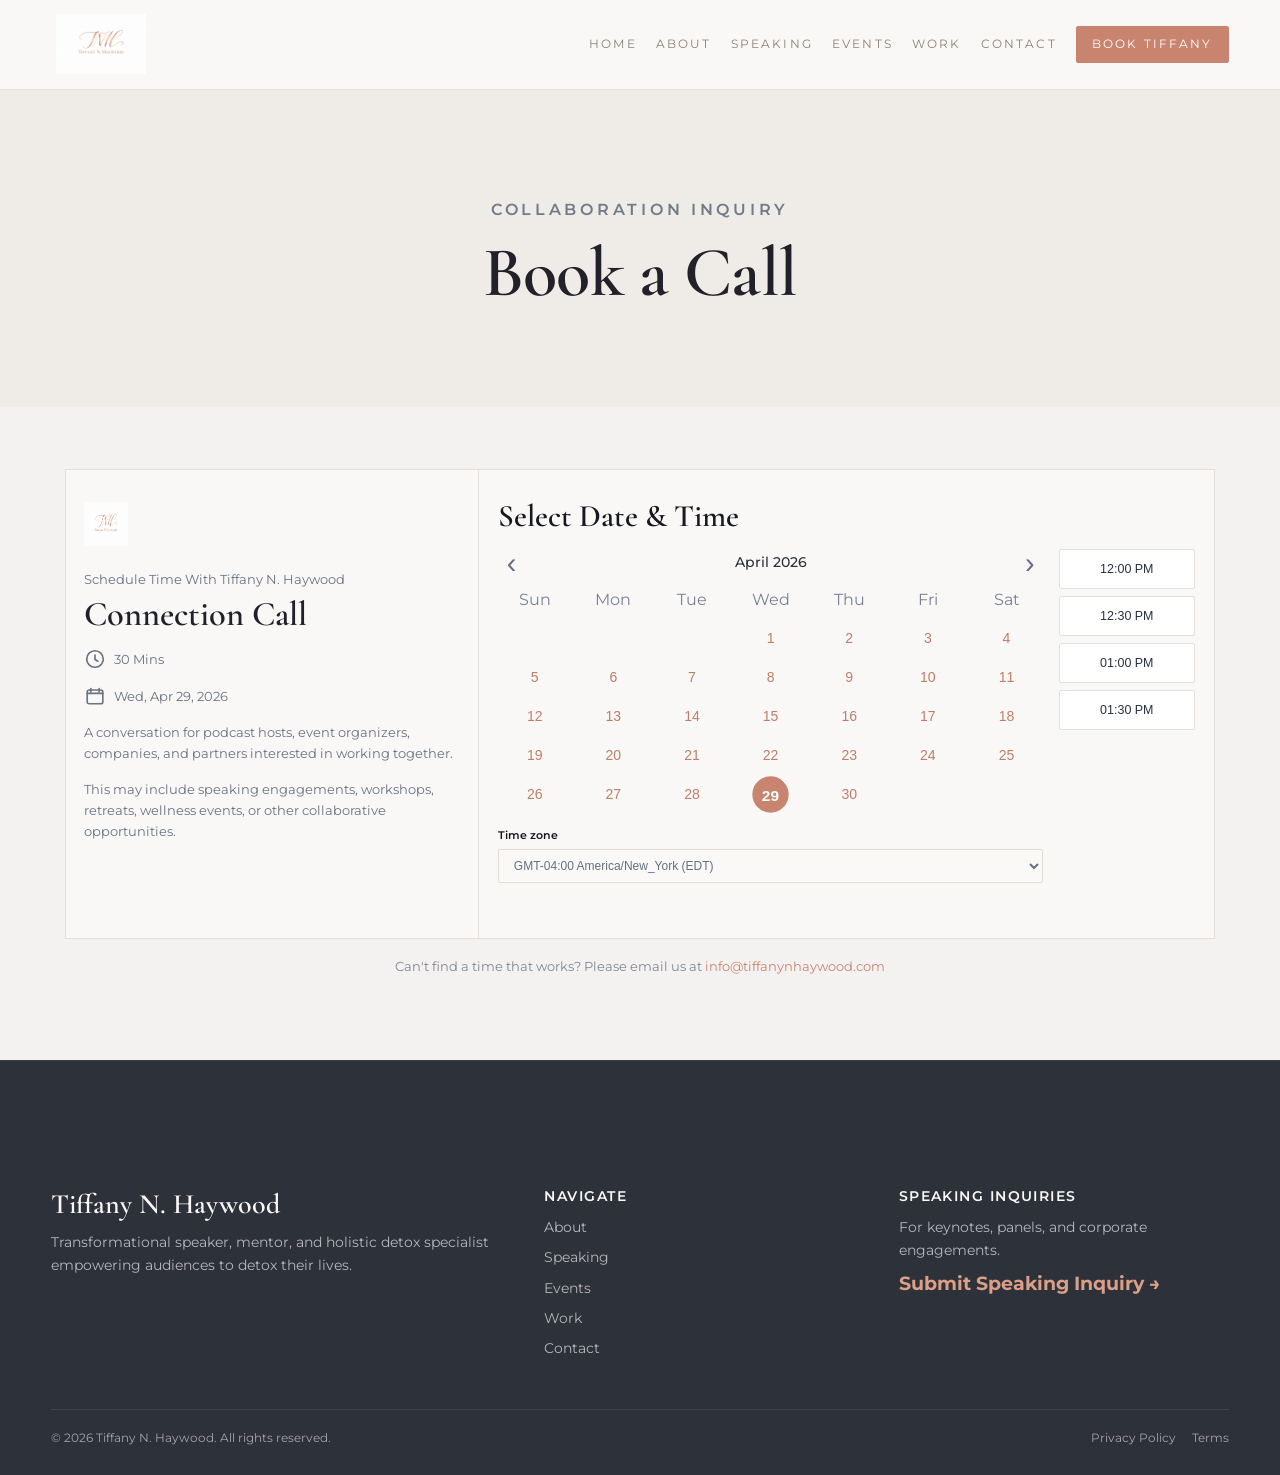
<file: forms/book-a-call.html>
<!DOCTYPE html>
<html lang="en">
<head>
	<meta charset="UTF-8" />
	<meta name="viewport" content="width=device-width, initial-scale=1.0" />
	<title>Book a Call | Tiffany N. Haywood</title>
	<link rel="preconnect" href="https://fonts.googleapis.com" />
	<link rel="preconnect" href="https://fonts.gstatic.com" crossorigin />
	<link href="https://fonts.googleapis.com/css2?family=Cormorant+Garamond:ital,wght@0,400;0,500;0,600;0,700;1,500;1,600&family=Montserrat:wght@300;400;500;600;700&display=swap" rel="stylesheet" />

	<link rel="stylesheet" href="../home/styles.css" />
	<link rel="stylesheet" href="./forms.css" />
</head>

<body class="home-page forms-page book-call-page">
	<header class="site-header home-header">
		<div class="container header-inner home-header-inner">
			<a class="brand-mark" href="../home/index.html" aria-label="Tiffany Haywood home">
				<span><img src="../assets/pictures/logo.png" alt="Tiffany N. Haywood" width="60" height="60" /></span>
			</a>
			<button id="nav-toggle" class="nav-toggle" aria-label="Open menu" aria-expanded="false">
				<span class="hamburger" aria-hidden="true"></span>
				<span class="hamburger-close" aria-hidden="true">✕</span>
			</button>
			<nav class="site-nav home-nav" aria-label="Main navigation">
				<a href="../home/index.html">Home</a>
				<a href="../about/index.html">About</a>
				<a href="../speak/index.html">Speaking</a>
				<a href="../events/index.html">Events</a>
				<a href="../work/index.html">Work</a>
				<a href="../contact/index.html">Contact</a>
				<a class="book-btn" href="../book/index.html">Book Tiffany</a>
			</nav>
		</div>
	</header>

	<div id="drawer-overlay" class="drawer-overlay" hidden></div>
	<aside id="mobile-drawer" class="mobile-drawer" aria-hidden="true">
		<nav class="mobile-nav" aria-label="Mobile navigation">
			<a href="../home/index.html">Home</a>
			<a href="../about/index.html">About</a>
			<a href="../speak/index.html">Speaking</a>
			<a href="../events/index.html">Events</a>
			<a href="../work/index.html">Work</a>
			<a href="../contact/index.html">Contact</a>
			<a class="book-btn" href="../book/index.html">Book Tiffany</a>
		</nav>
	</aside>

	<main class="forms-main">
		<section class="forms-hero" aria-label="Book a call hero">
			<div class="container forms-hero__inner">
				<p class="forms-hero__label">Collaboration Inquiry</p>
				<h1 class="forms-hero__title">Book a Call</h1>
			</div>
		</section>

		<section class="forms-section booking-section" aria-label="Book a call schedule">
			<div class="container booking-container">
				<article class="booking-shell">
					<aside class="booking-intro">
						<img src="../assets/pictures/logo.png" alt="Tiffany N. Haywood" width="52" height="52" />
						<p class="booking-kicker">Schedule Time With Tiffany N. Haywood</p>
						<h2>Connection Call</h2>
						<p class="booking-meta">
							<svg class="booking-meta-icon" viewBox="0 0 24 24" aria-hidden="true" focusable="false">
								<circle cx="12" cy="12" r="9" fill="none" stroke="currentColor" stroke-width="1.8" />
								<path d="M12 7.6v4.9l3.2 1.9" fill="none" stroke="currentColor" stroke-width="1.8" stroke-linecap="round" stroke-linejoin="round" />
							</svg>
							<span>30 Mins</span>
						</p>
						<p class="booking-meta" id="selected-call-date">
							<svg class="booking-meta-icon" viewBox="0 0 24 24" aria-hidden="true" focusable="false">
								<rect x="3.5" y="5.5" width="17" height="15" rx="2" fill="none" stroke="currentColor" stroke-width="1.8" />
								<path d="M7.5 3.8v3.6M16.5 3.8v3.6M3.5 9.2h17" fill="none" stroke="currentColor" stroke-width="1.8" stroke-linecap="round" />
							</svg>
							<span id="selected-call-date-value">Wed, Apr 29, 2026</span>
						</p>
						<p>A conversation for podcast hosts, event organizers, companies, and partners interested in working together.</p>
						<p>This may include speaking engagements, workshops, retreats, wellness events, or other collaborative opportunities.</p>
					</aside>

					<div class="booking-scheduler">
						<h3>Select Date &amp; Time</h3>
						<div class="booking-grid">
							<div>
								<div class="calendar-top">
									  <button class="calendar-arrow" id="prev-month" type="button" aria-label="Previous month">&lsaquo;</button>
									<p id="month-label">April 2026</p>
									  <button class="calendar-arrow" id="next-month" type="button" aria-label="Next month">&rsaquo;</button>
								</div>
								<div class="calendar-weekdays" aria-hidden="true">
									<span>Sun</span><span>Mon</span><span>Tue</span><span>Wed</span><span>Thu</span><span>Fri</span><span>Sat</span>
								</div>
								<div class="calendar-days" id="calendar-days"></div>

								<label class="timezone-label" for="timezone-select">Time zone</label>
								<select id="timezone-select" class="timezone-select">
									<option value="America/New_York">GMT-04:00 America/New_York (EDT)</option>
									<option value="America/Chicago">GMT-05:00 America/Chicago (CDT)</option>
									<option value="America/Denver">GMT-06:00 America/Denver (MDT)</option>
									<option value="America/Los_Angeles">GMT-07:00 America/Los_Angeles (PDT)</option>
								</select>
							</div>

							<div class="time-slots" role="listbox" aria-label="Available times">
								<button class="time-slot" type="button">12:00 PM</button>
								<button class="time-slot" type="button">12:30 PM</button>
								<button class="time-slot" type="button">01:00 PM</button>
								<button class="time-slot" type="button">01:30 PM</button>
								<button class="confirm-btn" id="confirm-booking" type="button" hidden>Confirm</button>
							</div>
						</div>
					</div>
				</article>

				<p class="booking-note">Can't find a time that works? Please email us at <a href="mailto:info@tiffanynhaywood.com">info@tiffanynhaywood.com</a></p>
			</div>
		</section>
	</main>

	<footer class="site-footer home-footer">
		<div class="container footer-top">
			<div>
				<h3>Tiffany N. Haywood</h3>
				<p>Transformational speaker, mentor, and holistic detox specialist empowering audiences to detox their lives.</p>
			</div>
			<div>
				<h4>Navigate</h4>
				<a href="../about/index.html">About</a>
				<a href="../speak/index.html">Speaking</a>
				<a href="../events/index.html">Events</a>
				<a href="../work/index.html">Work</a>
				<a href="../contact/index.html">Contact</a>
			</div>
			<div>
				<h4>Speaking Inquiries</h4>
				<p>For keynotes, panels, and corporate engagements.</p>
				<a class="footer-link" id="link-to-speak" href="../book/index.html">Submit Speaking Inquiry &rarr;</a>
			</div>
		</div>
		<div class="container footer-bottom">
			<p>&copy; <span id="year"></span> Tiffany N. Haywood. All rights reserved.</p>
			<div>
				<a href="#">Privacy Policy</a>
				<a href="#">Terms</a>
			</div>
		</div>
	</footer>

	<script src="../assets/js/main.js"></script>
	<script>
		(function () {
			const monthNames = [
				"January", "February", "March", "April", "May", "June",
				"July", "August", "September", "October", "November", "December"
			];
			const dayNames = ["Sun", "Mon", "Tue", "Wed", "Thu", "Fri", "Sat"];

			let currentMonth = 3;
			let currentYear = 2026;
			let selectedDay = 29;
			let selectedTime = "";

			const monthLabel = document.getElementById("month-label");
			const daysWrap = document.getElementById("calendar-days");
				const selectedDateText = document.getElementById("selected-call-date-value");
			const timeZoneSelect = document.getElementById("timezone-select");
			const confirmBtn = document.getElementById("confirm-booking");
			const timeSlots = Array.from(document.querySelectorAll(".time-slot"));

			function daysInMonth(month, year) {
				return new Date(year, month + 1, 0).getDate();
			}

			function getDateLabel() {
				const date = new Date(currentYear, currentMonth, selectedDay);
				return `${dayNames[date.getDay()]}, ${monthNames[currentMonth].slice(0, 3)} ${selectedDay}, ${currentYear}`;
			}

			function renderCalendar() {
				monthLabel.textContent = `${monthNames[currentMonth]} ${currentYear}`;
				daysWrap.innerHTML = "";

				const firstWeekDay = new Date(currentYear, currentMonth, 1).getDay();
				const totalDays = daysInMonth(currentMonth, currentYear);

				for (let i = 0; i < firstWeekDay; i += 1) {
					const emptyCell = document.createElement("span");
					emptyCell.className = "calendar-empty";
					daysWrap.appendChild(emptyCell);
				}

				for (let day = 1; day <= totalDays; day += 1) {
					const button = document.createElement("button");
					button.type = "button";
					button.className = "calendar-day";
					if (day === selectedDay) {
						button.classList.add("is-selected");
					}
					button.textContent = String(day);
					button.addEventListener("click", function () {
						selectedDay = day;
						renderCalendar();
						selectedDateText.textContent = getDateLabel();
					});
					daysWrap.appendChild(button);
				}
			}

			document.getElementById("prev-month").addEventListener("click", function () {
				currentMonth -= 1;
				if (currentMonth < 0) {
					currentMonth = 11;
					currentYear -= 1;
				}
				selectedDay = 1;
				renderCalendar();
				selectedDateText.textContent = getDateLabel();
			});

			document.getElementById("next-month").addEventListener("click", function () {
				currentMonth += 1;
				if (currentMonth > 11) {
					currentMonth = 0;
					currentYear += 1;
				}
				selectedDay = 1;
				renderCalendar();
				selectedDateText.textContent = getDateLabel();
			});

			timeSlots.forEach(function (slot) {
				slot.addEventListener("click", function () {
					timeSlots.forEach(function (node) { node.classList.remove("is-selected"); });
					slot.classList.add("is-selected");
					selectedTime = slot.textContent.trim();
					confirmBtn.hidden = false;
				});
			});

			confirmBtn.addEventListener("click", function () {
				if (!selectedTime) return;
				const tzText = timeZoneSelect.options[timeZoneSelect.selectedIndex].text;
				const subject = encodeURIComponent("Connection Call Booking Request");
				const body = encodeURIComponent(
					`Hi Tiffany,\n\nI would like to confirm this call slot:\nDate: ${getDateLabel()}\nTime: ${selectedTime}\nTime zone: ${tzText}\n\nThank you.`
				);
				window.location.href = `mailto:info@tiffanynhaywood.com?subject=${subject}&body=${body}`;
			});

			selectedDateText.textContent = getDateLabel();
			renderCalendar();
		})();
	</script>
</body>
</html>
</file>
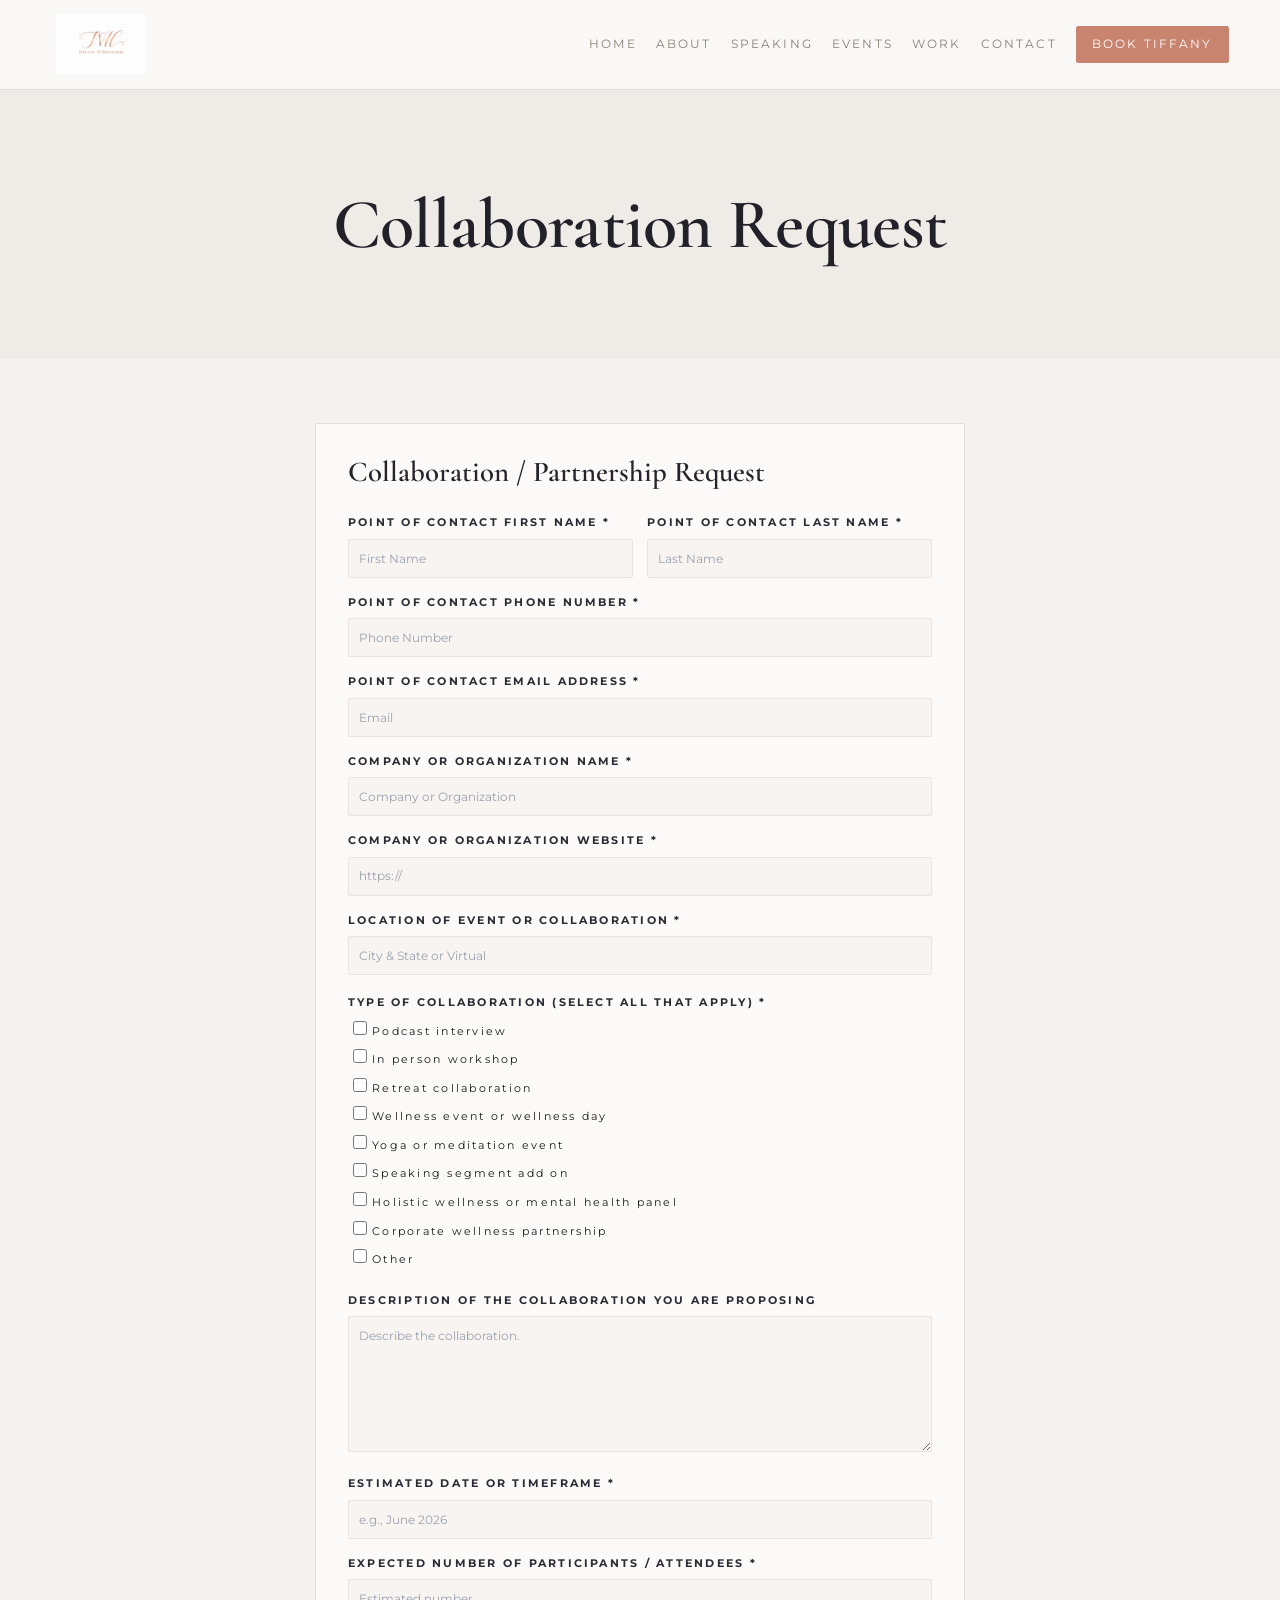
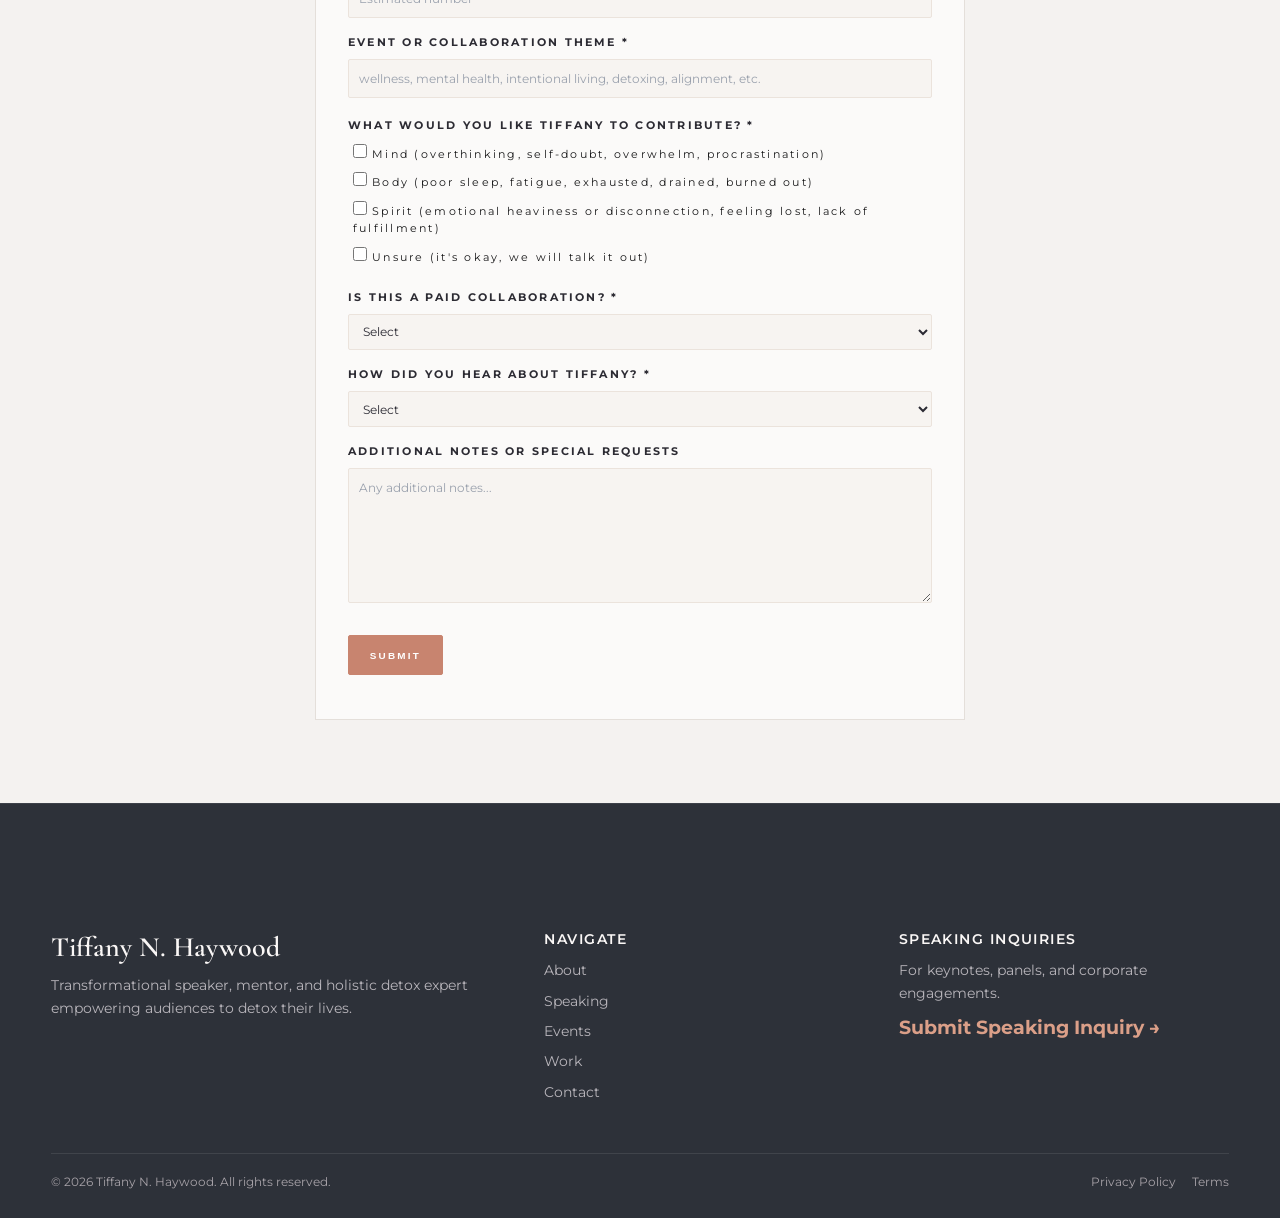
<file: forms/collaboration.html>
<!DOCTYPE html>
<html lang="en">
<head>
	<meta charset="UTF-8" />
	<meta name="viewport" content="width=device-width, initial-scale=1.0" />
	<title>Collaboration Request | Tiffany N. Haywood</title>
	<link rel="preconnect" href="https://fonts.googleapis.com" />
	<link rel="preconnect" href="https://fonts.gstatic.com" crossorigin />
	<link href="https://fonts.googleapis.com/css2?family=Cormorant+Garamond:ital,wght@0,400;0,500;0,600;0,700;1,500;1,600&family=Montserrat:wght@300;400;500;600;700&display=swap" rel="stylesheet" />

	<!-- Header / footer visual system -->
	<link rel="stylesheet" href="../home/styles.css" />
	<link rel="stylesheet" href="./forms.css" />
</head>

<body class="home-page forms-page">
	<header class="site-header home-header">
		<div class="container header-inner home-header-inner">
			<a class="brand-mark" href="../home/index.html" aria-label="Tiffany Haywood home">
				<span><img src="../assets/pictures/logo.png" alt="Tiffany N. Haywood" width="60" height="60" /></span>
			</a>
			<button id="nav-toggle" class="nav-toggle" aria-label="Open menu" aria-expanded="false">
				<span class="hamburger" aria-hidden="true"></span>
				<span class="hamburger-close" aria-hidden="true">✕</span>
			</button>
			<nav class="site-nav home-nav" aria-label="Main navigation">
				<a href="../home/index.html">Home</a>
				<a href="../about/index.html">About</a>
				<a href="../speak/index.html">Speaking</a>
				<a href="../events/index.html">Events</a>
				<a href="../work/index.html">Work</a>
				<a href="../contact/index.html">Contact</a>
				<a class="book-btn" href="../book/index.html">Book Tiffany</a>
			</nav>
		</div>
	</header>

	<div id="drawer-overlay" class="drawer-overlay" hidden></div>
	<aside id="mobile-drawer" class="mobile-drawer" aria-hidden="true">
		<nav class="mobile-nav" aria-label="Mobile navigation">
			<a href="../home/index.html">Home</a>
			<a href="../about/index.html">About</a>
			<a href="../speak/index.html">Speaking</a>
			<a href="../events/index.html">Events</a>
			<a href="../work/index.html">Work</a>
			<a href="../contact/index.html">Contact</a>
			<a class="book-btn" href="../book/index.html">Book Tiffany</a>
		</nav>
	</aside>

	<main class="forms-main">
		<section class="forms-hero" aria-label="Collaboration request hero">
			<div class="container forms-hero__inner">
				<h1 class="forms-hero__title">Collaboration Request</h1>
			</div>
		</section>

		<section class="forms-section" aria-label="Collaboration request form">
			<div class="container">
				<form class="form-shell" id="collaboration-form" novalidate>
					<h2 class="form-shell__title">Collaboration / Partnership Request</h2>

					<div class="form-grid">
						<div class="field">
							<label for="firstName">Point of Contact First Name <span aria-hidden="true">*</span></label>
							<input id="firstName" name="firstName" type="text" placeholder="First Name" required />
						</div>
						<div class="field">
							<label for="lastName">Point of Contact Last Name <span aria-hidden="true">*</span></label>
							<input id="lastName" name="lastName" type="text" placeholder="Last Name" required />
						</div>
					</div>

					<div class="field">
						<label for="phone">Point of Contact Phone Number <span aria-hidden="true">*</span></label>
						<input id="phone" name="phone" type="tel" placeholder="Phone Number" required />
					</div>

					<div class="field">
						<label for="email">Point of Contact Email Address <span aria-hidden="true">*</span></label>
						<input id="email" name="email" type="email" placeholder="Email" required />
					</div>

					<div class="field">
						<label for="company">Company or Organization Name <span aria-hidden="true">*</span></label>
						<input id="company" name="company" type="text" placeholder="Company or Organization" required />
					</div>

					<div class="field">
						<label for="website">Company or Organization Website <span aria-hidden="true">*</span></label>
						<input id="website" name="website" type="url" placeholder="https://" required />
					</div>

					<div class="field">
						<label for="location">Location of Event or Collaboration <span aria-hidden="true">*</span></label>
						<input id="location" name="location" type="text" placeholder="City &amp; State or Virtual" required />
					</div>

					<fieldset class="field fieldset">
						<legend>Type of Collaboration (select all that apply) <span aria-hidden="true">*</span></legend>
						<label class="check"><input type="checkbox" name="collabType" value="podcast" /> <span>Podcast interview</span></label>
						<label class="check"><input type="checkbox" name="collabType" value="inPersonWorkshop" /> <span>In person workshop</span></label>
						<label class="check"><input type="checkbox" name="collabType" value="retreat" /> <span>Retreat collaboration</span></label>
						<label class="check"><input type="checkbox" name="collabType" value="wellnessDay" /> <span>Wellness event or wellness day</span></label>
						<label class="check"><input type="checkbox" name="collabType" value="yoga" /> <span>Yoga or meditation event</span></label>
						<label class="check"><input type="checkbox" name="collabType" value="speakingSegment" /> <span>Speaking segment add on</span></label>
						<label class="check"><input type="checkbox" name="collabType" value="panel" /> <span>Holistic wellness or mental health panel</span></label>
						<label class="check"><input type="checkbox" name="collabType" value="corporatePartnership" /> <span>Corporate wellness partnership</span></label>
						<label class="check"><input type="checkbox" name="collabType" value="other" /> <span>Other</span></label>
					</fieldset>

					<div class="field">
						<label for="description">Description of the Collaboration you are Proposing</label>
						<textarea id="description" name="description" rows="6" placeholder="Describe the collaboration."></textarea>
					</div>

					<div class="field">
						<label for="date">Estimated Date or Timeframe <span aria-hidden="true">*</span></label>
						<input id="date" name="date" type="text" placeholder="e.g., June 2026" required />
					</div>

					<div class="field">
						<label for="attendees">Expected Number of Participants / Attendees <span aria-hidden="true">*</span></label>
						<input id="attendees" name="attendees" type="text" placeholder="Estimated number" required />
					</div>

					<div class="field">
						<label for="theme">Event or Collaboration Theme <span aria-hidden="true">*</span></label>
						<input id="theme" name="theme" type="text" placeholder="wellness, mental health, intentional living, detoxing, alignment, etc." required />
					</div>

					<fieldset class="field fieldset">
						<legend>What Would You Like Tiffany to Contribute? <span aria-hidden="true">*</span></legend>
						<label class="check"><input type="checkbox" name="contribute" value="mind" /> <span>Mind (overthinking, self-doubt, overwhelm, procrastination)</span></label>
						<label class="check"><input type="checkbox" name="contribute" value="body" /> <span>Body (poor sleep, fatigue, exhausted, drained, burned out)</span></label>
						<label class="check"><input type="checkbox" name="contribute" value="spirit" /> <span>Spirit (emotional heaviness or disconnection, feeling lost, lack of fulfillment)</span></label>
						<label class="check"><input type="checkbox" name="contribute" value="unsure" /> <span>Unsure (it's okay, we will talk it out)</span></label>
					</fieldset>

					<div class="field">
						<label for="paid">Is this a Paid Collaboration? <span aria-hidden="true">*</span></label>
						<select id="paid" name="paid" required>
							<option value="" selected disabled>Select</option>
							<option value="yes">Yes</option>
							<option value="no">No</option>
							<option value="unsure">Open to Discussion</option>
						</select>
					</div>

					<div class="field">
						<label for="referral">How Did You Hear About Tiffany? <span aria-hidden="true">*</span></label>
						<select id="referral" name="referral" required>
							<option value="" selected disabled>Select</option>
							<option value="google">Google</option>
							<option value="instagram">Instagram</option>
							<option value="linkedin">LinkedIn</option>
							<option value="referral">Referral</option>
                            <option value="facebook">Facebook</option>
                            <option value="previous-collaboration">Previous Collaboration</option>
                            <option value="past-event">Attended Past Event</option>
                            <option value="youtube">YouTube</option>
							<option value="other">Other</option>
						</select>
					</div>

					<div class="field">
						<label for="notes">Additional Notes or Special Requests</label>
						<textarea id="notes" name="notes" rows="6" placeholder="Any additional notes..."></textarea>
					</div>

					<button class="form-submit" type="submit">Submit</button>
					<p class="form-status" id="form-status" role="status" aria-live="polite"></p>
				</form>
			</div>
		</section>
	</main>

	<footer class="site-footer home-footer">
		<div class="container footer-top">
			<div>
				<h3>Tiffany N. Haywood</h3>
				<p>Transformational speaker, mentor, and holistic detox expert empowering audiences to detox their lives.</p>
			</div>
			<div>
				<h4>Navigate</h4>
				<a href="../about/index.html">About</a>
				<a href="../speak/index.html">Speaking</a>
				<a href="../events/index.html">Events</a>
				<a href="../work/index.html">Work</a>
				<a href="../contact/index.html">Contact</a>
			</div>
			<div>
				<h4>Speaking Inquiries</h4>
				<p>For keynotes, panels, and corporate engagements.</p>
				<a class="footer-link" id="link-to-speak" href="../book/index.html">Submit Speaking Inquiry &rarr;</a>
			</div>
		</div>
		<div class="container footer-bottom">
			<p>&copy; <span id="year"></span> Tiffany N. Haywood. All rights reserved.</p>
			<div>
				<a href="#">Privacy Policy</a>
				<a href="#">Terms</a>
			</div>
		</div>
	</footer>

	<script src="../assets/js/main.js"></script>
</body>
</html>
</file>
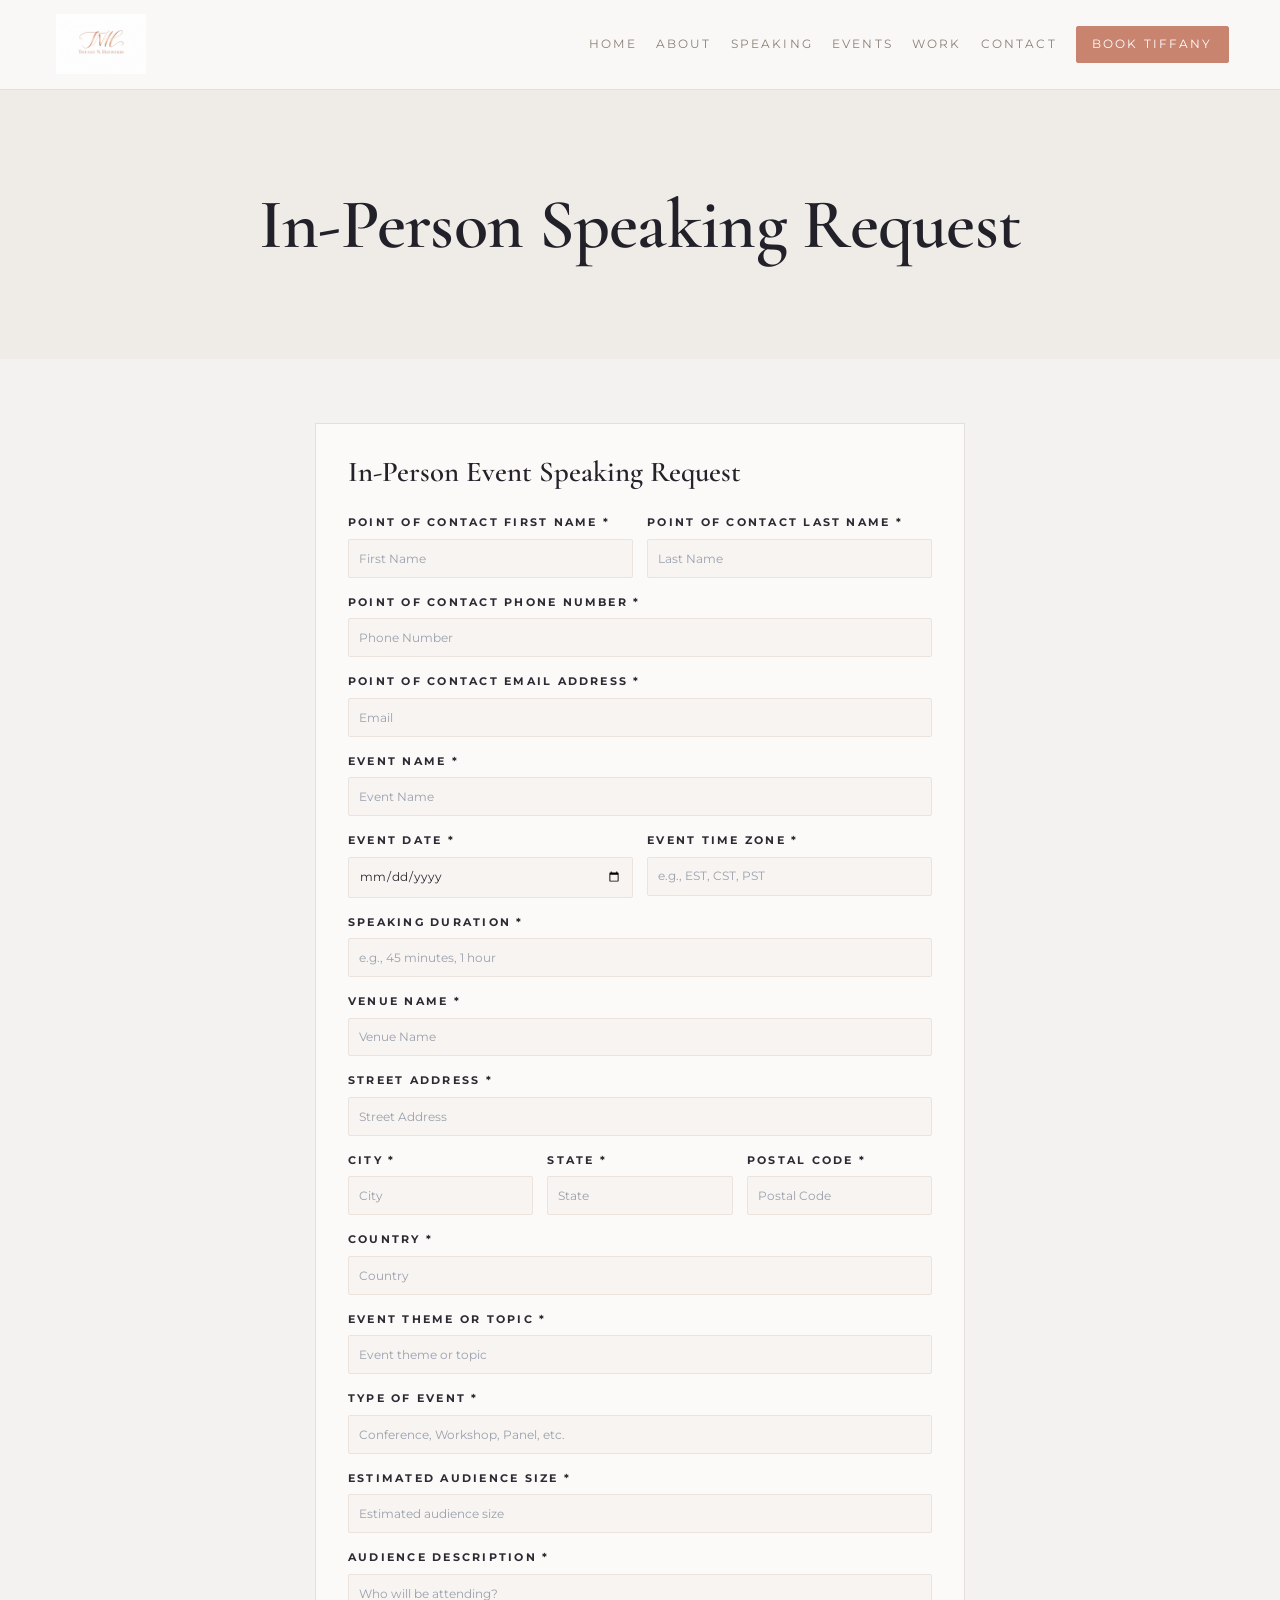
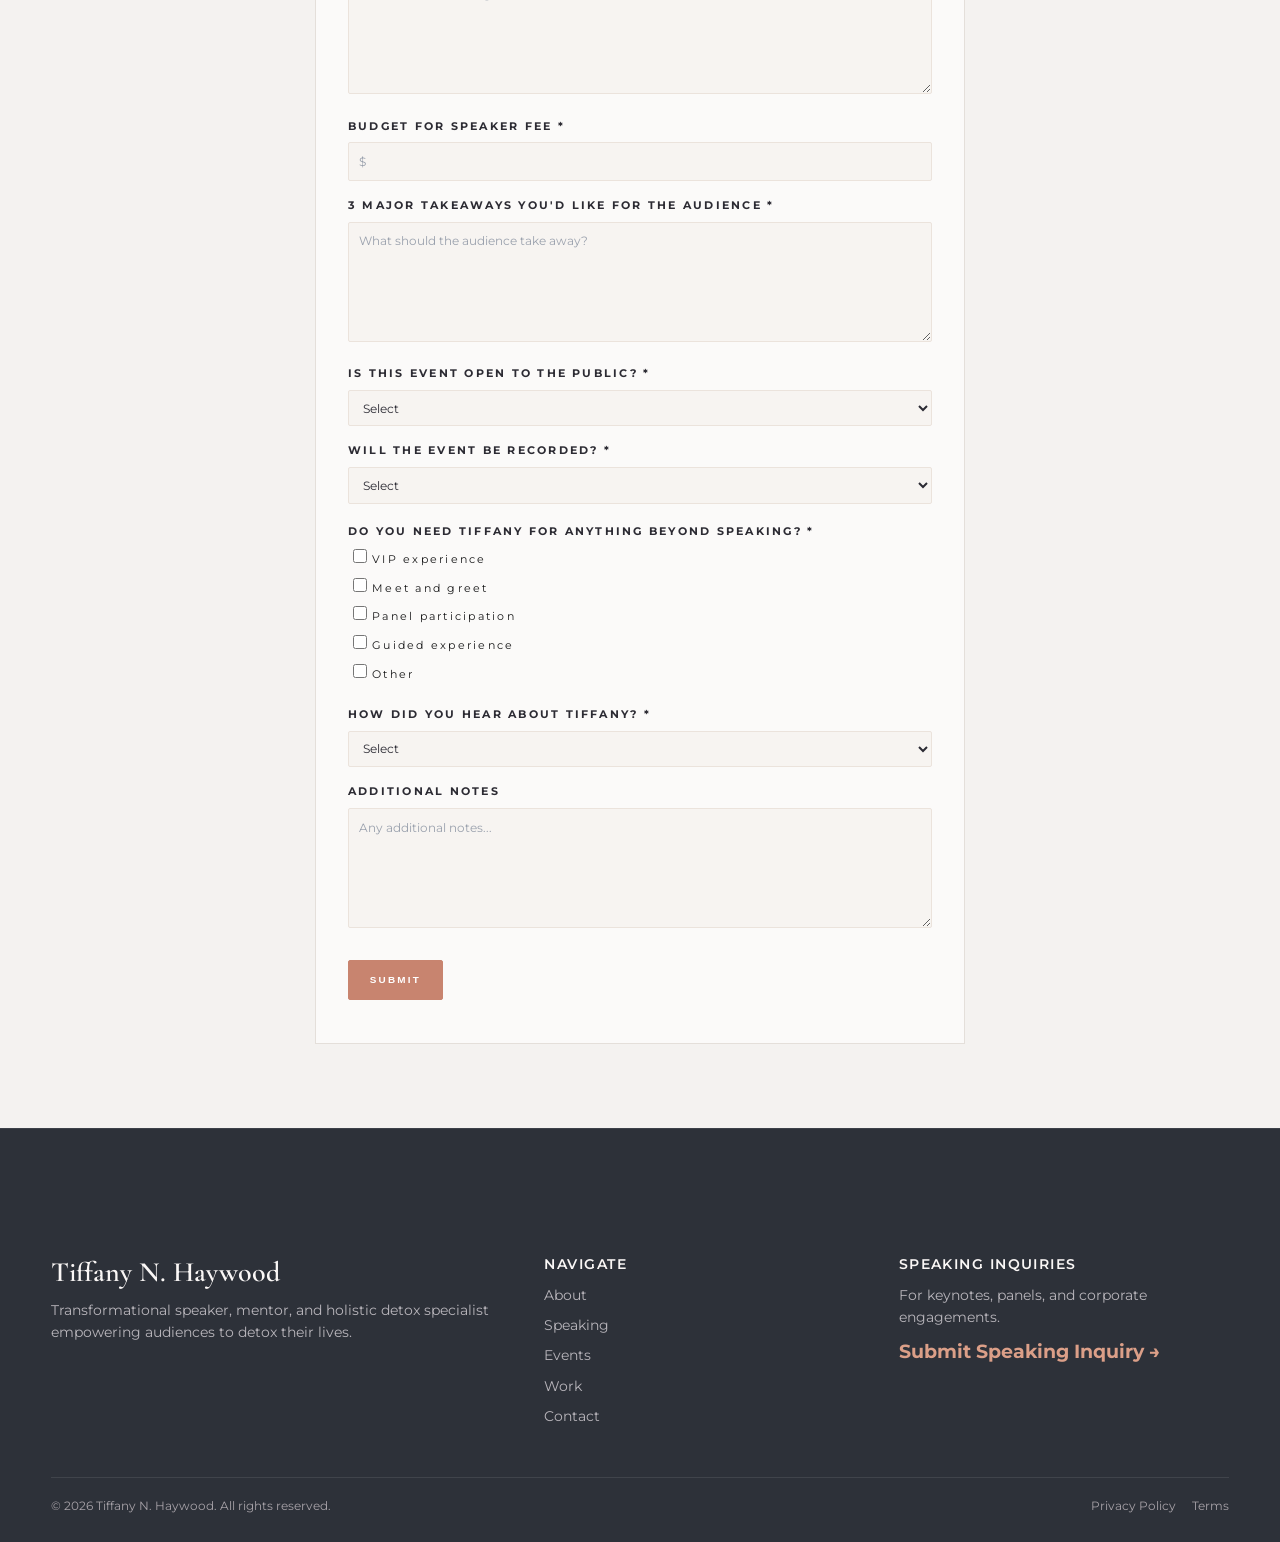
<file: forms/in-person.html>
<!DOCTYPE html>
<html lang="en">
<head>
	<meta charset="UTF-8" />
	<meta name="viewport" content="width=device-width, initial-scale=1.0" />
	<title>In-Person Speaking Request | Tiffany N. Haywood</title>
	<link rel="preconnect" href="https://fonts.googleapis.com" />
	<link rel="preconnect" href="https://fonts.gstatic.com" crossorigin />
	<link href="https://fonts.googleapis.com/css2?family=Cormorant+Garamond:ital,wght@0,400;0,500;0,600;0,700;1,500;1,600&family=Montserrat:wght@300;400;500;600;700&display=swap" rel="stylesheet" />

	<link rel="stylesheet" href="../home/styles.css" />
	<link rel="stylesheet" href="./forms.css" />
</head>

<body class="home-page forms-page">
	<header class="site-header home-header">
		<div class="container header-inner home-header-inner">
			<a class="brand-mark" href="../home/index.html" aria-label="Tiffany Haywood home">
				<span><img src="../assets/pictures/logo.png" alt="Tiffany N. Haywood" width="60" height="60" /></span>
			</a>
			<button id="nav-toggle" class="nav-toggle" aria-label="Open menu" aria-expanded="false">
				<span class="hamburger" aria-hidden="true"></span>
				<span class="hamburger-close" aria-hidden="true">✕</span>
			</button>
			<nav class="site-nav home-nav" aria-label="Main navigation">
				<a href="../home/index.html">Home</a>
				<a href="../about/index.html">About</a>
				<a href="../speak/index.html">Speaking</a>
				<a href="../events/index.html">Events</a>
				<a href="../work/index.html">Work</a>
				<a href="../contact/index.html">Contact</a>
				<a class="book-btn" href="../book/index.html">Book Tiffany</a>
			</nav>
		</div>
	</header>

	<div id="drawer-overlay" class="drawer-overlay" hidden></div>
	<aside id="mobile-drawer" class="mobile-drawer" aria-hidden="true">
		<nav class="mobile-nav" aria-label="Mobile navigation">
			<a href="../home/index.html">Home</a>
			<a href="../about/index.html">About</a>
			<a href="../speak/index.html">Speaking</a>
			<a href="../events/index.html">Events</a>
			<a href="../work/index.html">Work</a>
			<a href="../contact/index.html">Contact</a>
			<a class="book-btn" href="../book/index.html">Book Tiffany</a>
		</nav>
	</aside>

	<main class="forms-main">
		<section class="forms-hero" aria-label="In-person speaking request hero">
			<div class="container forms-hero__inner">
				<h1 class="forms-hero__title">In-Person Speaking Request</h1>
			</div>
		</section>

		<section class="forms-section" aria-label="In-person speaking request form">
			<div class="container">
				<form class="form-shell" id="in-person-form" novalidate>
					<h2 class="form-shell__title">In-Person Event Speaking Request</h2>

					<div class="form-grid">
						<div class="field">
							<label for="firstName">Point of Contact First Name <span aria-hidden="true">*</span></label>
							<input id="firstName" name="firstName" type="text" placeholder="First Name" required />
						</div>
						<div class="field">
							<label for="lastName">Point of Contact Last Name <span aria-hidden="true">*</span></label>
							<input id="lastName" name="lastName" type="text" placeholder="Last Name" required />
						</div>
					</div>

					<div class="field">
						<label for="phone">Point of Contact Phone Number <span aria-hidden="true">*</span></label>
						<input id="phone" name="phone" type="tel" placeholder="Phone Number" required />
					</div>

					<div class="field">
						<label for="email">Point of Contact Email Address <span aria-hidden="true">*</span></label>
						<input id="email" name="email" type="email" placeholder="Email" required />
					</div>

					<div class="field">
						<label for="eventName">Event Name <span aria-hidden="true">*</span></label>
						<input id="eventName" name="eventName" type="text" placeholder="Event Name" required />
					</div>

					<div class="form-grid">
						<div class="field">
							<label for="eventDate">Event Date <span aria-hidden="true">*</span></label>
							<input id="eventDate" name="eventDate" type="date" required />
						</div>
						<div class="field">
							<label for="timeZone">Event Time Zone <span aria-hidden="true">*</span></label>
							<input id="timeZone" name="timeZone" type="text" placeholder="e.g., EST, CST, PST" required />
						</div>
					</div>

					<div class="field">
						<label for="duration">Speaking Duration <span aria-hidden="true">*</span></label>
						<input id="duration" name="duration" type="text" placeholder="e.g., 45 minutes, 1 hour" required />
					</div>

					<div class="field">
						<label for="venueName">Venue Name <span aria-hidden="true">*</span></label>
						<input id="venueName" name="venueName" type="text" placeholder="Venue Name" required />
					</div>

					<div class="field">
						<label for="streetAddress">Street Address <span aria-hidden="true">*</span></label>
						<input id="streetAddress" name="streetAddress" type="text" placeholder="Street Address" required />
					</div>

					<div class="form-grid form-grid--thirds">
						<div class="field">
							<label for="city">City <span aria-hidden="true">*</span></label>
							<input id="city" name="city" type="text" placeholder="City" required />
						</div>
						<div class="field">
							<label for="state">State <span aria-hidden="true">*</span></label>
							<input id="state" name="state" type="text" placeholder="State" required />
						</div>
						<div class="field">
							<label for="postalCode">Postal Code <span aria-hidden="true">*</span></label>
							<input id="postalCode" name="postalCode" type="text" placeholder="Postal Code" required />
						</div>
					</div>

					<div class="field">
						<label for="country">Country <span aria-hidden="true">*</span></label>
						<input id="country" name="country" type="text" placeholder="Country" required />
					</div>

					<div class="field">
						<label for="topic">Event Theme or Topic <span aria-hidden="true">*</span></label>
						<input id="topic" name="topic" type="text" placeholder="Event theme or topic" required />
					</div>

					<div class="field">
						<label for="eventType">Type of Event <span aria-hidden="true">*</span></label>
						<input id="eventType" name="eventType" type="text" placeholder="Conference, Workshop, Panel, etc." required />
					</div>

					<div class="field">
						<label for="audienceSize">Estimated Audience Size <span aria-hidden="true">*</span></label>
						<input id="audienceSize" name="audienceSize" type="text" placeholder="Estimated audience size" required />
					</div>

					<div class="field">
						<label for="audienceDescription">Audience Description <span aria-hidden="true">*</span></label>
						<textarea id="audienceDescription" name="audienceDescription" rows="4" placeholder="Who will be attending?" required></textarea>
					</div>

					<div class="field">
						<label for="speakerFee">Budget for Speaker Fee <span aria-hidden="true">*</span></label>
						<input id="speakerFee" name="speakerFee" type="text" placeholder="$" required />
					</div>

					<div class="field">
						<label for="takeaways">3 Major Takeaways You'd Like for the Audience <span aria-hidden="true">*</span></label>
						<textarea id="takeaways" name="takeaways" rows="4" placeholder="What should the audience take away?" required></textarea>
					</div>

					<div class="field">
						<label for="publicEvent">Is this Event Open to the Public? <span aria-hidden="true">*</span></label>
						<select id="publicEvent" name="publicEvent" required>
							<option value="" selected disabled>Select</option>
							<option value="yes">Yes</option>
							<option value="no">No</option>
						</select>
					</div>

					<div class="field">
						<label for="recorded">Will the Event Be Recorded? <span aria-hidden="true">*</span></label>
						<select id="recorded" name="recorded" required>
							<option value="" selected disabled>Select</option>
							<option value="yes">Yes</option>
							<option value="no">No</option>
						</select>
					</div>

					<fieldset class="field fieldset">
						<legend>Do You Need Tiffany for Anything Beyond Speaking? <span aria-hidden="true">*</span></legend>
						<label class="check"><input type="checkbox" name="extras" value="vip" /> <span>VIP experience</span></label>
						<label class="check"><input type="checkbox" name="extras" value="meetAndGreet" /> <span>Meet and greet</span></label>
						<label class="check"><input type="checkbox" name="extras" value="panel" /> <span>Panel participation</span></label>
						<label class="check"><input type="checkbox" name="extras" value="guided" /> <span>Guided experience</span></label>
						<label class="check"><input type="checkbox" name="extras" value="other" /> <span>Other</span></label>
					</fieldset>

					<div class="field">
						<label for="referral">How Did You Hear About Tiffany? <span aria-hidden="true">*</span></label>
						<select id="referral" name="referral" required>
							<option value="" selected disabled>Select</option>
							<option value="google">Google</option>
							<option value="instagram">Instagram</option>
							<option value="linkedin">LinkedIn</option>
							<option value="referral">Referral</option>
							<option value="facebook">Facebook</option>
							<option value="past-event">Attended Past Event</option>
							<option value="youtube">YouTube</option>
							<option value="other">Other</option>
						</select>
					</div>

					<div class="field">
						<label for="notes">Additional Notes</label>
						<textarea id="notes" name="notes" rows="4" placeholder="Any additional notes..."></textarea>
					</div>

					<button class="form-submit" type="submit">Submit</button>
					<p class="form-status" id="form-status" role="status" aria-live="polite"></p>
				</form>
			</div>
		</section>
	</main>

	<footer class="site-footer home-footer">
		<div class="container footer-top">
			<div>
				<h3>Tiffany N. Haywood</h3>
				<p>Transformational speaker, mentor, and holistic detox specialist empowering audiences to detox their lives.</p>
			</div>
			<div>
				<h4>Navigate</h4>
				<a href="../about/index.html">About</a>
				<a href="../speak/index.html">Speaking</a>
				<a href="../events/index.html">Events</a>
				<a href="../work/index.html">Work</a>
				<a href="../contact/index.html">Contact</a>
			</div>
			<div>
				<h4>Speaking Inquiries</h4>
				<p>For keynotes, panels, and corporate engagements.</p>
				<a class="footer-link" id="link-to-speak" href="../book/index.html">Submit Speaking Inquiry &rarr;</a>
			</div>
		</div>
		<div class="container footer-bottom">
			<p>&copy; <span id="year"></span> Tiffany N. Haywood. All rights reserved.</p>
			<div>
				<a href="#">Privacy Policy</a>
				<a href="#">Terms</a>
			</div>
		</div>
	</footer>

	<script src="../assets/js/main.js"></script>
</body>
</html>
</file>
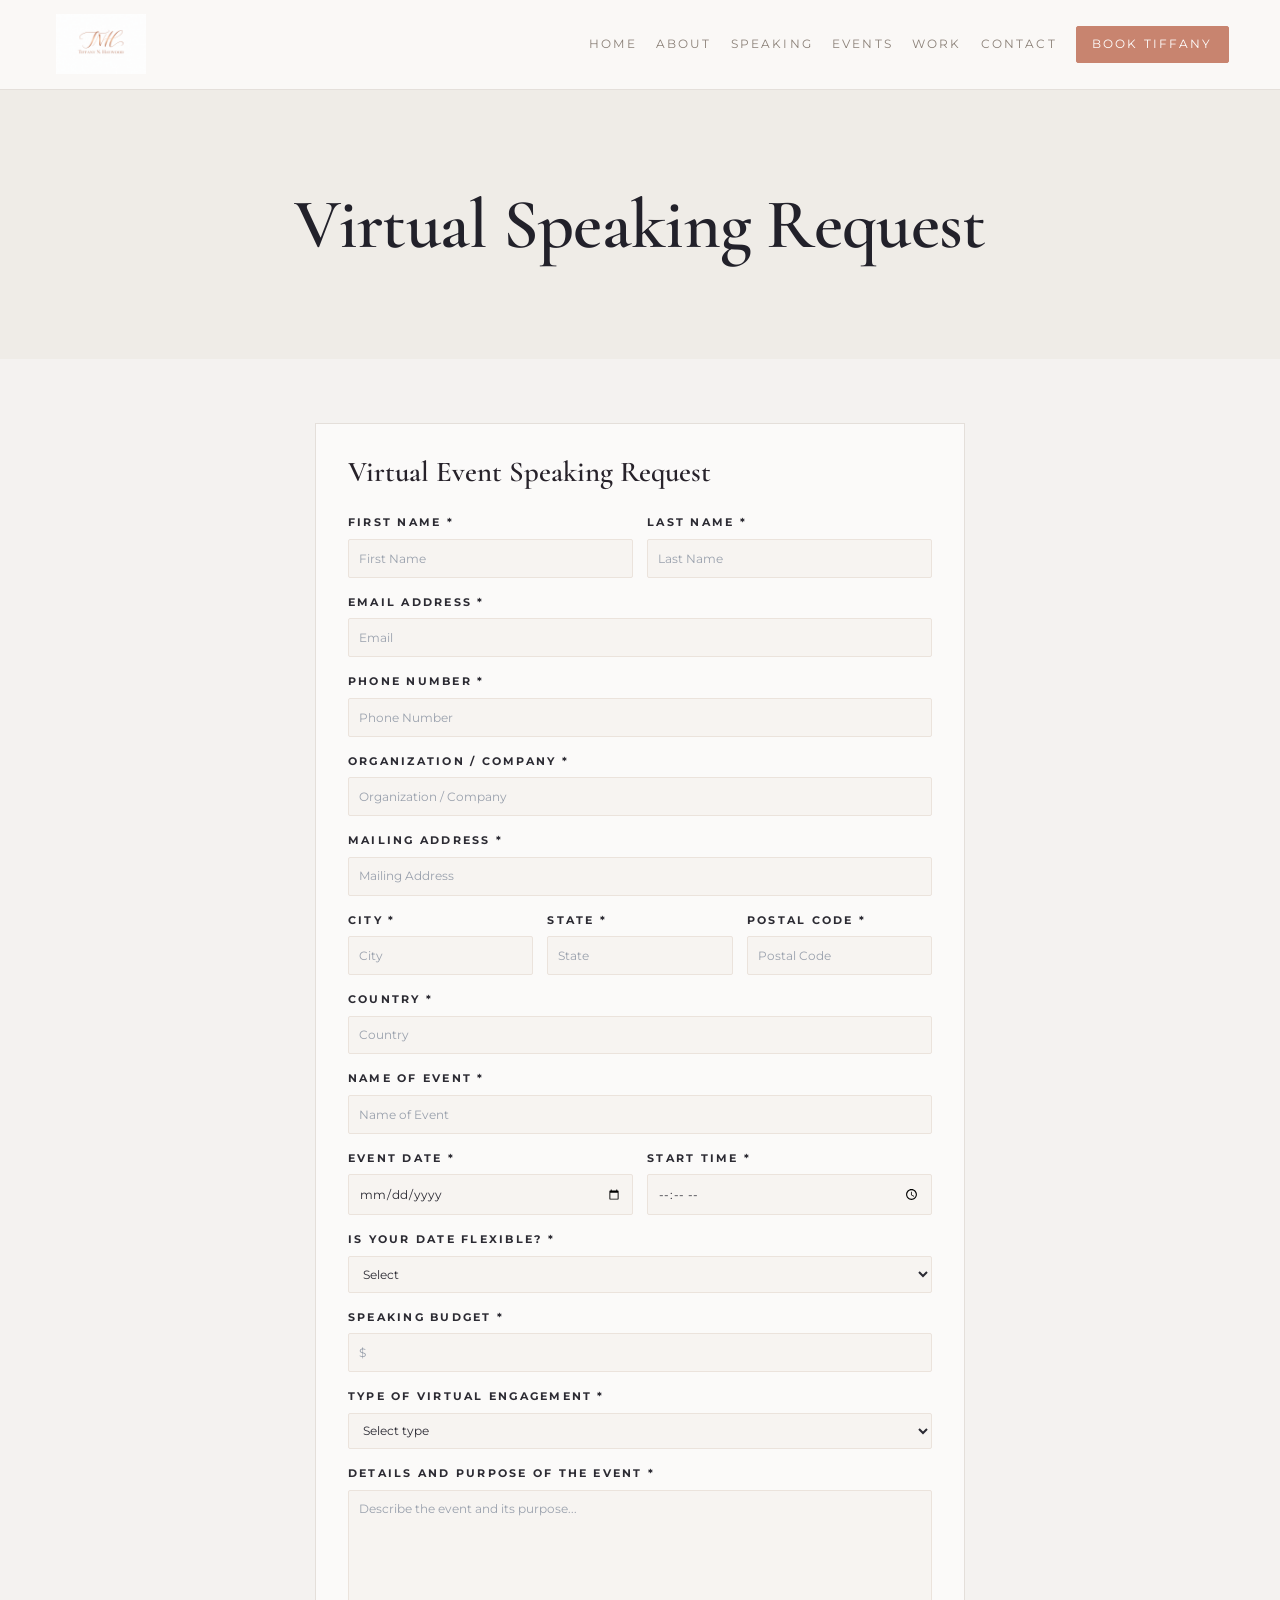
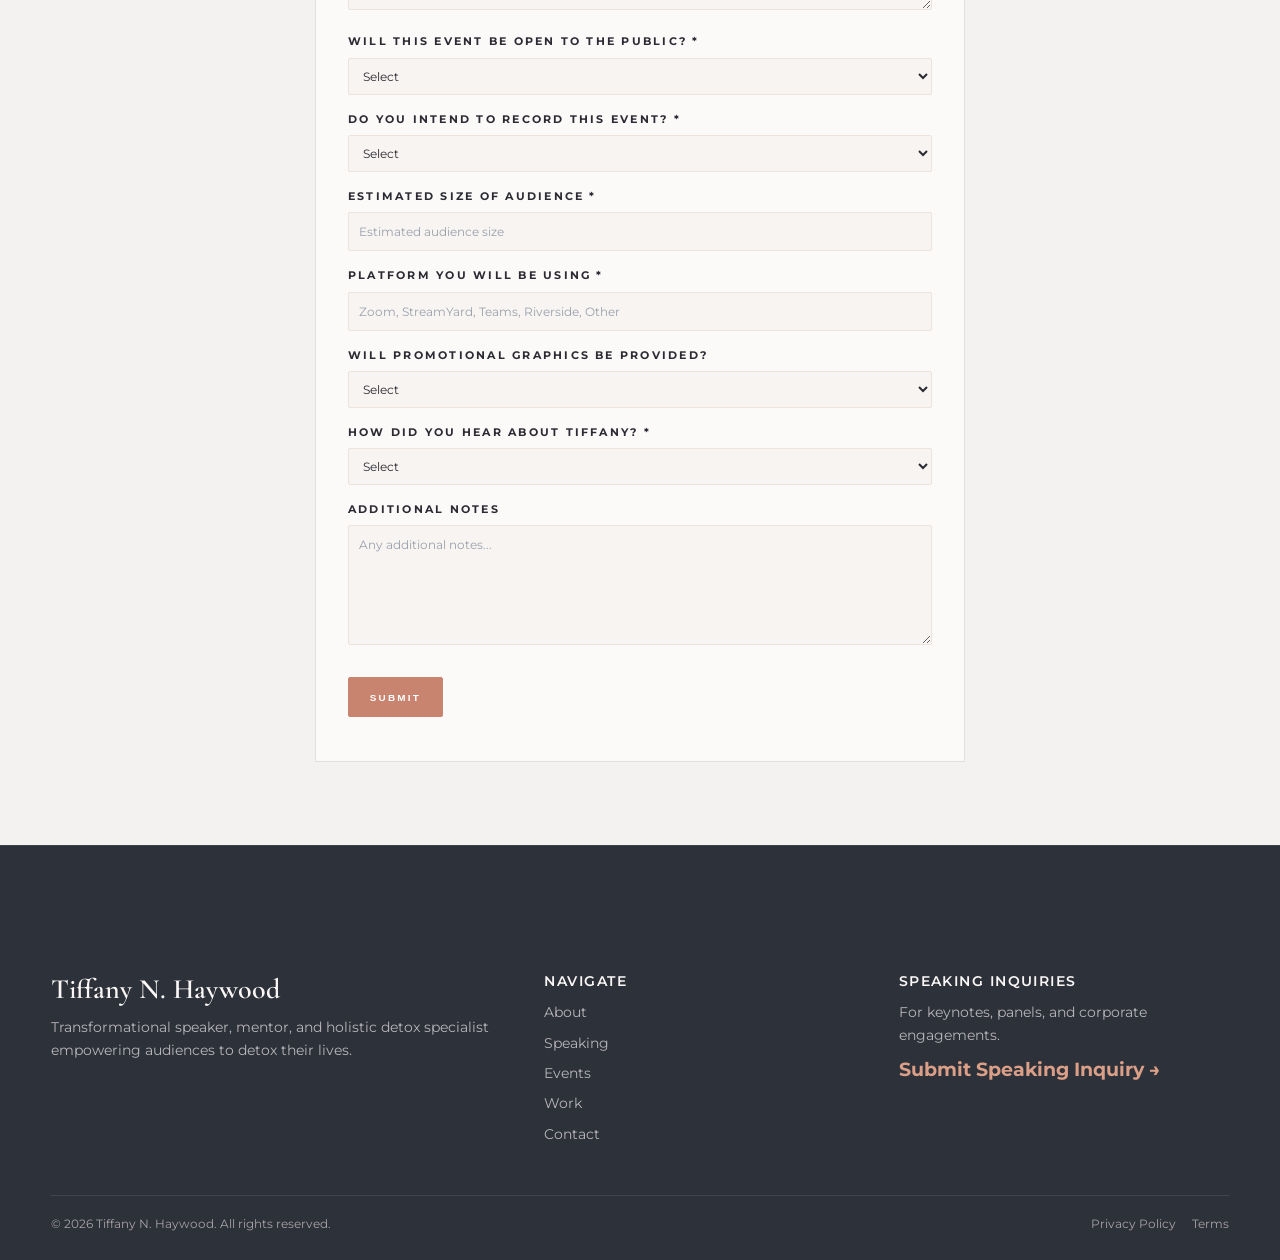
<file: forms/virtual.html>
<!DOCTYPE html>
<html lang="en">
<head>
	<meta charset="UTF-8" />
	<meta name="viewport" content="width=device-width, initial-scale=1.0" />
	<title>Virtual Speaking Request | Tiffany N. Haywood</title>
	<link rel="preconnect" href="https://fonts.googleapis.com" />
	<link rel="preconnect" href="https://fonts.gstatic.com" crossorigin />
	<link href="https://fonts.googleapis.com/css2?family=Cormorant+Garamond:ital,wght@0,400;0,500;0,600;0,700;1,500;1,600&family=Montserrat:wght@300;400;500;600;700&display=swap" rel="stylesheet" />

	<link rel="stylesheet" href="../home/styles.css" />
	<link rel="stylesheet" href="./forms.css" />
</head>

<body class="home-page forms-page">
	<header class="site-header home-header">
		<div class="container header-inner home-header-inner">
			<a class="brand-mark" href="../home/index.html" aria-label="Tiffany Haywood home">
				<span><img src="../assets/pictures/logo.png" alt="Tiffany N. Haywood" width="60" height="60" /></span>
			</a>
			<button id="nav-toggle" class="nav-toggle" aria-label="Open menu" aria-expanded="false">
				<span class="hamburger" aria-hidden="true"></span>
				<span class="hamburger-close" aria-hidden="true">✕</span>
			</button>
			<nav class="site-nav home-nav" aria-label="Main navigation">
				<a href="../home/index.html">Home</a>
				<a href="../about/index.html">About</a>
				<a href="../speak/index.html">Speaking</a>
				<a href="../events/index.html">Events</a>
				<a href="../work/index.html">Work</a>
				<a href="../contact/index.html">Contact</a>
				<a class="book-btn" href="../book/index.html">Book Tiffany</a>
			</nav>
		</div>
	</header>

	<div id="drawer-overlay" class="drawer-overlay" hidden></div>
	<aside id="mobile-drawer" class="mobile-drawer" aria-hidden="true">
		<nav class="mobile-nav" aria-label="Mobile navigation">
			<a href="../home/index.html">Home</a>
			<a href="../about/index.html">About</a>
			<a href="../speak/index.html">Speaking</a>
			<a href="../events/index.html">Events</a>
			<a href="../work/index.html">Work</a>
			<a href="../contact/index.html">Contact</a>
			<a class="book-btn" href="../book/index.html">Book Tiffany</a>
		</nav>
	</aside>

	<main class="forms-main">
		<section class="forms-hero" aria-label="Virtual speaking request hero">
			<div class="container forms-hero__inner">
				<h1 class="forms-hero__title">Virtual Speaking Request</h1>
			</div>
		</section>

		<section class="forms-section" aria-label="Virtual speaking request form">
			<div class="container">
				<form class="form-shell" id="virtual-form" novalidate>
					<h2 class="form-shell__title">Virtual Event Speaking Request</h2>

					<div class="form-grid">
						<div class="field">
							<label for="firstName">First Name <span aria-hidden="true">*</span></label>
							<input id="firstName" name="firstName" type="text" placeholder="First Name" required />
						</div>
						<div class="field">
							<label for="lastName">Last Name <span aria-hidden="true">*</span></label>
							<input id="lastName" name="lastName" type="text" placeholder="Last Name" required />
						</div>
					</div>

					<div class="field">
						<label for="email">Email Address <span aria-hidden="true">*</span></label>
						<input id="email" name="email" type="email" placeholder="Email" required />
					</div>

					<div class="field">
						<label for="phone">Phone Number <span aria-hidden="true">*</span></label>
						<input id="phone" name="phone" type="tel" placeholder="Phone Number" required />
					</div>

					<div class="field">
						<label for="organization">Organization / Company <span aria-hidden="true">*</span></label>
						<input id="organization" name="organization" type="text" placeholder="Organization / Company" required />
					</div>

					<div class="field">
						<label for="mailingAddress">Mailing Address <span aria-hidden="true">*</span></label>
						<input id="mailingAddress" name="mailingAddress" type="text" placeholder="Mailing Address" required />
					</div>

					<div class="form-grid form-grid--thirds">
						<div class="field">
							<label for="city">City <span aria-hidden="true">*</span></label>
							<input id="city" name="city" type="text" placeholder="City" required />
						</div>
						<div class="field">
							<label for="state">State <span aria-hidden="true">*</span></label>
							<input id="state" name="state" type="text" placeholder="State" required />
						</div>
						<div class="field">
							<label for="postalCode">Postal Code <span aria-hidden="true">*</span></label>
							<input id="postalCode" name="postalCode" type="text" placeholder="Postal Code" required />
						</div>
					</div>

					<div class="field">
						<label for="country">Country <span aria-hidden="true">*</span></label>
						<input id="country" name="country" type="text" placeholder="Country" required />
					</div>

					<div class="field">
						<label for="eventName">Name of Event <span aria-hidden="true">*</span></label>
						<input id="eventName" name="eventName" type="text" placeholder="Name of Event" required />
					</div>

					<div class="form-grid">
						<div class="field">
							<label for="eventDate">Event Date <span aria-hidden="true">*</span></label>
							<input id="eventDate" name="eventDate" type="date" required />
						</div>
						<div class="field">
							<label for="startTime">Start Time <span aria-hidden="true">*</span></label>
							<input id="startTime" name="startTime" type="time" required />
						</div>
					</div>

					<div class="field">
						<label for="dateFlexible">Is Your Date Flexible? <span aria-hidden="true">*</span></label>
						<select id="dateFlexible" name="dateFlexible" required>
							<option value="" selected disabled>Select</option>
							<option value="yes">Yes</option>
							<option value="no">No</option>
						</select>
					</div>

					<div class="field">
						<label for="budget">Speaking Budget <span aria-hidden="true">*</span></label>
						<input id="budget" name="budget" type="text" placeholder="$" required />
					</div>

					<div class="field">
						<label for="engagementType">Type of Virtual Engagement <span aria-hidden="true">*</span></label>
						<select id="engagementType" name="engagementType" required>
							<option value="" selected disabled>Select type</option>
							<option value="event">Event</option>
							<option value="podcast">Podcast</option>
							<option value="panel">Panel</option>
							<option value="corporate-training">Corporate Training</option>
							<option value="wellness-workshop">Wellness Workshop</option>
							<option value="other">Other</option>
						</select>
					</div>

					<div class="field">
						<label for="details">Details and Purpose of the Event <span aria-hidden="true">*</span></label>
						<textarea id="details" name="details" rows="4" placeholder="Describe the event and its purpose..." required></textarea>
					</div>

					<div class="field">
						<label for="openToPublic">Will This Event Be Open to the Public? <span aria-hidden="true">*</span></label>
						<select id="openToPublic" name="openToPublic" required>
							<option value="" selected disabled>Select</option>
							<option value="yes">Yes</option>
							<option value="no">No</option>
						</select>
					</div>

					<div class="field">
						<label for="recordEvent">Do You Intend to Record This Event? <span aria-hidden="true">*</span></label>
						<select id="recordEvent" name="recordEvent" required>
							<option value="" selected disabled>Select</option>
							<option value="yes">Yes</option>
							<option value="no">No</option>
						</select>
					</div>

					<div class="field">
						<label for="audienceSize">Estimated Size of Audience <span aria-hidden="true">*</span></label>
						<input id="audienceSize" name="audienceSize" type="text" placeholder="Estimated audience size" required />
					</div>

					<div class="field">
						<label for="platform">Platform You Will Be Using <span aria-hidden="true">*</span></label>
						<input id="platform" name="platform" type="text" placeholder="Zoom, StreamYard, Teams, Riverside, Other" required />
					</div>

					<div class="field">
						<label for="graphics">Will Promotional Graphics Be Provided?</label>
						<select id="graphics" name="graphics">
							<option value="" selected disabled>Select</option>
							<option value="yes">Yes</option>
							<option value="no">No</option>
						</select>
					</div>

					<div class="field">
						<label for="referral">How Did You Hear About Tiffany? <span aria-hidden="true">*</span></label>
						<select id="referral" name="referral" required>
							<option value="" selected disabled>Select</option>
							<option value="google">Google</option>
							<option value="instagram">Instagram</option>
							<option value="linkedin">LinkedIn</option>
							<option value="referral">Referral</option>
							<option value="facebook">Facebook</option>
							<option value="past-event">Attended Past Event</option>
							<option value="youtube">YouTube</option>
							<option value="other">Other</option>
						</select>
					</div>

					<div class="field">
						<label for="notes">Additional Notes</label>
						<textarea id="notes" name="notes" rows="4" placeholder="Any additional notes..."></textarea>
					</div>

					<button class="form-submit" type="submit">Submit</button>
					<p class="form-status" id="form-status" role="status" aria-live="polite"></p>
				</form>
			</div>
		</section>
	</main>

	<footer class="site-footer home-footer">
		<div class="container footer-top">
			<div>
				<h3>Tiffany N. Haywood</h3>
				<p>Transformational speaker, mentor, and holistic detox specialist empowering audiences to detox their lives.</p>
			</div>
			<div>
				<h4>Navigate</h4>
				<a href="../about/index.html">About</a>
				<a href="../speak/index.html">Speaking</a>
				<a href="../events/index.html">Events</a>
				<a href="../work/index.html">Work</a>
				<a href="../contact/index.html">Contact</a>
			</div>
			<div>
				<h4>Speaking Inquiries</h4>
				<p>For keynotes, panels, and corporate engagements.</p>
				<a class="footer-link" id="link-to-speak" href="../book/index.html">Submit Speaking Inquiry &rarr;</a>
			</div>
		</div>
		<div class="container footer-bottom">
			<p>&copy; <span id="year"></span> Tiffany N. Haywood. All rights reserved.</p>
			<div>
				<a href="#">Privacy Policy</a>
				<a href="#">Terms</a>
			</div>
		</div>
	</footer>

	<script src="../assets/js/main.js"></script>
</body>
</html>
</file>
<file: assets/css/styles.css>
:root {
  --bg: #f5f7fb;
  --surface: #ffffff;
  --text: #1f2937;
  --muted: #64748b;
  --primary: #0f766e;
  --primary-strong: #115e59;
  --border: #dbe4ee;
}

* {
  box-sizing: border-box;
}

body {
  margin: 0;
  font-family: "Segoe UI", Tahoma, Geneva, Verdana, sans-serif;
  background: linear-gradient(180deg, #eef6ff 0%, var(--bg) 35%, #f8fafc 100%);
  color: var(--text);
  min-height: 100vh;
}

html,
body {
  overflow-x: hidden;
}

.container {
  width: min(1000px, 92%);
  margin: 0 auto;
}

.site-header {
  background: rgba(255, 255, 255, 0.9);
  border-bottom: 1px solid var(--border);
  position: sticky;
  top: 0;
  backdrop-filter: blur(4px);
}

.header-inner {
  display: flex;
  align-items: center;
  justify-content: space-between;
  padding: 0.9rem 0;
}

.brand {
  margin: 0;
  font-size: 1.2rem;
  color: var(--primary-strong);
}

.site-nav {
  display: flex;
  gap: 0.8rem;
}

.site-nav a {
  text-decoration: none;
  color: var(--text);
  padding: 0.45rem 0.8rem;
  border-radius: 0.5rem;
  transition: 0.2s ease;
}

.site-nav a:hover,
.site-nav a.active {
  background: var(--primary);
  color: #fff;
}

.main-content {
  padding: 2.4rem 0 3rem;
}

.hero,
.card {
  background: var(--surface);
  border: 1px solid var(--border);
  border-radius: 1rem;
  padding: 1.3rem;
  box-shadow: 0 8px 24px rgba(15, 23, 42, 0.06);
}

.grid {
  display: grid;
  grid-template-columns: repeat(auto-fit, minmax(220px, 1fr));
  gap: 1rem;
  margin-top: 1rem;
}

h2 {
  margin-top: 0;
}

.muted {
  color: var(--muted);
}

.btn {
  display: inline-block;
  margin-top: 0.8rem;
  background: var(--primary);
  color: #fff;
  border: 0;
  padding: 0.65rem 1rem;
  border-radius: 0.6rem;
  cursor: pointer;
  text-decoration: none;
}

.btn:hover {
  background: var(--primary-strong);
}

.form-row {
  display: grid;
  gap: 0.35rem;
  margin-bottom: 0.9rem;
}

label {
  font-weight: 600;
}

input,
textarea {
  width: 100%;
  border: 1px solid var(--border);
  border-radius: 0.5rem;
  padding: 0.6rem 0.7rem;
  font: inherit;
}

textarea {
  resize: vertical;
  min-height: 120px;
}

.site-footer {
  border-top: 1px solid var(--border);
  background: #fff;
}

.footer-inner {
  padding: 1rem 0;
  color: var(--muted);
  font-size: 0.95rem;
  text-align: center;
}

.landing {
  display: grid;
  place-items: center;
}

.landing-wrap {
  background: var(--surface);
  border: 1px solid var(--border);
  border-radius: 1rem;
  padding: 1.3rem;
  text-align: center;
}

@media (max-width: 760px) {
  .header-inner {
    flex-direction: column;
    align-items: flex-start;
    gap: 0.7rem;
  }

  .site-nav {
    flex-wrap: wrap;
  }
}
</file>
<file: home/styles.css>
:root {
  --bg: #f5f7fb;
  --surface: #ffffff;
  --text: #1f2937;
  --muted: #64748b;
  --primary: #0f766e;
  --primary-strong: #115e59;
  --border: #dbe4ee;
  /* Used by the mobile drawer/overlay so they always sit directly below the sticky header. */
  --header-offset: 78px;
}

* {
  box-sizing: border-box;
  margin: 0;
  padding: 0;
}

body {
  margin: 0;
  font-family: "Segoe UI", Tahoma, Geneva, Verdana, sans-serif;
  background: linear-gradient(180deg, #eef6ff 0%, var(--bg) 35%, #f8fafc 100%);
  color: var(--text);
  min-height: 100vh;
}

html,
body {
  overflow-x: hidden;
}

.container {
  width: min(1000px, 92%);
  margin: 0 auto;
}

.site-header {
  background: #F7F5F2;
  border-bottom: 1px solid var(--border);
  position: sticky;
  top: 0;
  backdrop-filter: blur(4px);
  z-index: 99;
}

.header-inner {
  display: flex;
  align-items: center;
  justify-content: space-between;
  padding: 0.9rem 0;
}

.brand {
  margin: 0;
  font-size: 1.5rem;
  color: var(--primary-strong);
}

.site-nav {
  display: flex;
  gap: 10rem;
}

.site-nav a {
  text-decoration: none;
  color: var(--text);
  padding: 0.45rem 0.8rem;
  border-radius: 0.5rem;
  transition: 0.2s ease;
}

.site-nav a:hover,
.site-nav a.active {
  background: var(--primary);
  color: #fff;
}

.main-content {
  padding: 2.4rem 0 3rem;
}

.hero,
.card {
  background: var(--surface);
  border: 1px solid var(--border);
  border-radius: 1rem;
  padding: 1.3rem;
  box-shadow: 0 8px 24px rgba(15, 23, 42, 0.06);
}

.grid {
  display: grid;
  grid-template-columns: repeat(auto-fit, minmax(220px, 1fr));
  gap: 1rem;
  margin-top: 1rem;
}

h2 {
  margin-top: 0;
}

.muted {
  color: var(--muted);
}

.btn {
  display: inline-block;
  margin-top: 0.8rem;
  background: var(--primary);
  color: #fff;
  border: 0;
  padding: 0.65rem 1rem;
  border-radius: 0.6rem;
  cursor: pointer;
  text-decoration: none;
}

.btn:hover {
  background: var(--primary-strong);
}

.form-row {
  display: grid;
  gap: 0.35rem;
  margin-bottom: 0.9rem;
}

label {
  font-weight: 600;
}

input,
textarea {
  width: 100%;
  border: 1px solid var(--border);
  border-radius: 0.5rem;
  padding: 0.6rem 0.7rem;
  font: inherit;
}

textarea {
  resize: vertical;
  min-height: 120px;
}

.site-footer {
  border-top: 1px solid var(--border);
  background: #fff;
}

.footer-inner {
  padding: 1rem 0;
  color: var(--muted);
  font-size: 0.95rem;
  text-align: center;
}

.landing {
  display: grid;
  place-items: center;
}

.landing-wrap {
  background: var(--surface);
  border: 1px solid var(--border);
  border-radius: 1rem;
  padding: 1.3rem;
  text-align: center;
}

@media (prefers-reduced-motion: no-preference) {
  .reveal-from-bottom {
    opacity: 0;
    transform: translate3d(0, 28px, 0);
    filter: blur(1px);
    transition: opacity 520ms ease, transform 520ms cubic-bezier(0.2, 0.68, 0.2, 1), filter 520ms ease;
    transition-delay: var(--reveal-delay, 0ms);
    will-change: opacity, transform;
  }

  .reveal-from-bottom.in-view {
    opacity: 1;
    transform: translate3d(0, 0, 0);
    filter: blur(0);
  }
}

@media (prefers-reduced-motion: reduce) {
  .reveal-from-bottom,
  .reveal-from-bottom.in-view {
    opacity: 1;
    transform: none;
    filter: none;
    transition: none;
  }
}

@media (max-width: 760px) {
  /* Keep header items in one horizontal row; navigation is handled via the drawer. */
  .header-inner {
    flex-direction: row;
    align-items: center;
    justify-content: space-between;
    gap: 1rem;
  }
}

/* Home page visual system */
.home-page {
  --home-bg: #f4f2f0;
  --home-paper: #f8f7f5;
  --home-panel: #ffffff;
  --home-ink: #201d24;
  --home-muted: #6a6464;
  --home-accent: #d79b85;
  --home-accent-strong: #c8846f;
  --home-deep: #262d3c;
  --home-line: #e8e1db;
  margin: 0;
  background: var(--home-bg);
  color: var(--home-ink);
  font-family: "Montserrat", "Segoe UI", sans-serif;
  line-height: 1.55;
}

.home-page .container {
  /* Match the Book page's tighter header gutters site-wide */
  width: min(1240px, 92%);
}

.home-page .site-header {
  position: sticky;
  top: 0;
  z-index: 20;
  border-bottom: 1px solid #e4dfda;
  background: rgba(250, 248, 246, 0.96);
  backdrop-filter: blur(8px);
}

.home-header-inner {
  min-height: 78px;
  gap: 1.5rem;
}

/* Mobile nav toggle (hamburger) */
.nav-toggle {
  display: none;
  background: transparent;
  border: 0;
  width: 44px;
  height: 44px;
  align-items: center;
  justify-content: center;
  cursor: pointer;
  position: relative;
}

.nav-toggle .hamburger {
  display: block;
  width: 22px;
  height: 2px;
  background: #4a413e;
  position: relative;
}

.nav-toggle .hamburger-close {
  position: absolute;
  inset: 0;
  display: grid;
  place-items: center;
  font-size: 1.25rem;
  line-height: 1;
  color: #4a413e;
  opacity: 0;
  pointer-events: none;
}

/* swap icons in-place */
.nav-toggle[aria-expanded="true"] .hamburger {
  opacity: 0;
}

.nav-toggle[aria-expanded="true"] .hamburger-close {
  opacity: 1;
}

.nav-toggle .hamburger::before,
.nav-toggle .hamburger::after {
  content: "";
  position: absolute;
  left: 0;
  width: 22px;
  height: 2px;
  background: inherit;
}

.nav-toggle .hamburger::before { top: -7px; }
.nav-toggle .hamburger::after { top: 7px; }

/* Drawer / overlay */
.drawer-overlay {
  position: fixed;
  left: 0;
  right: 0;
  bottom: 0;
  /* sit below the sticky header */
  top: var(--header-offset);
  background: rgba(0,0,0,0.35);
  z-index: 15;
}

.mobile-drawer {
  position: fixed;
  /* sit below the sticky header */
  top: var(--header-offset);
  right: 0;
  height: calc(100vh - var(--header-offset));
  width: 292px;
  max-width: 80vw;
  background: #f8f6f3;
  box-shadow: 2px 0 24px rgba(0,0,0,0.08);
  transform: translateX(110%);
  transition: transform 260ms cubic-bezier(.2,.9,.2,1);
  z-index: 16;
  padding: 1.1rem;
  display: flex;
  flex-direction: column;
  gap: 1rem;
  overflow: auto;
}

.mobile-drawer[aria-hidden="false"] {
  transform: translateX(0);
}

.mobile-nav {
  display: flex;
  flex-direction: column;
  gap: 1rem;
  margin-top: 0.8rem;
}

.mobile-nav a {
  text-decoration: none;
  color: #6f7476;
  font-weight: 600;
  text-transform: uppercase;
  letter-spacing: 0.12em;
  padding: 0.55rem 0.25rem;
}

.mobile-nav a.active,
.mobile-nav a:hover {
  color: #3d3430;
}

.mobile-nav .book-btn {
  margin-top: 0.6rem;
  padding: 0.8rem 1rem;
  border: 1px solid var(--home-accent-strong);
  color: #fff;
  background: var(--home-accent-strong);
  border-radius: 2px;
  text-align: center;
}

.mobile-nav .book-btn:hover,
.mobile-nav .book-btn.active {
  color: var(--home-accent-strong);
  background: transparent;
}

/* When drawer is open, prevent body scroll */
body.drawer-open {
  overflow: hidden;
}

.brand-mark {
  width: 60px;
  height: 60px;
  border: 0;
  border-radius: 2px;
  display: grid;
  place-items: center;
  color: var(--home-accent-strong);
  text-decoration: none;
  letter-spacing: 0.18em;
  font-size: 0.8rem;
}

/* Ensure logo image is consistent across pages (some HTML uses 100x60, some 60x60) */
.brand-mark img {
  display: block;
  width: 100px;
  height: 60px;
  object-fit: contain;
}

.home-nav {
  gap: 1.2rem;
  align-items: center;
}

.home-nav a {
  font-size: 0.74rem;
  text-transform: uppercase;
  letter-spacing: 0.18em;
  color: #8b8178;
  padding: 0;
  border-radius: 0;
  text-decoration: none;
  background: none;
}

.home-nav a:hover,
.home-nav a.active {
  background: none;
  color: #3d3430;
}

.home-nav .book-btn {
  padding: 0.52rem 0.95rem;
  border: 1px solid var(--home-accent-strong);
  color: #fff;
  background: var(--home-accent-strong);
  border-radius: 2px;
  transition: 0.25s ease;
}

.home-nav .book-btn:hover,
.home-nav .book-btn.active {
  color: var(--home-accent-strong);
  background: transparent;
}

.home-hero {
  position: relative;
  min-height: 590px;
  display: grid;
  place-items: center;
  text-align: center;
  color: #f4ece8;
  background-image: linear-gradient(rgba(19, 19, 26, 0.6), rgba(19, 19, 26, 0.58)), url("/assets/pictures/hero.png");
  background-size: cover;
  background-position: center;
  overflow: hidden;
}

.hero-overlay {
  position: absolute;
  inset: 0;
  background: radial-gradient(circle at 50% 38%, rgba(255, 226, 210, 0.2), transparent 55%);
}

.hero-content {
  position: relative;
  z-index: 1;
  max-width: 760px;
}

.hero-kicker {
  margin: 0;
  color: #d6b5a3 !important;
  text-transform: uppercase;
  letter-spacing: 0.19em;
  font-size: 0.72rem;
  font-weight: 600;
}

.home-page h1,
.home-page h2,
.home-page h3,
.home-page h4 {
  font-family: "Cormorant Garamond", Georgia, serif;
  line-height: 1.1;
  margin: 0;
  font-weight: 600;
}

.hero-content h1 {
  margin-top: 1.05rem;
  font-size: clamp(3.5rem, 7vw, 6.05rem);
  letter-spacing: -0.01em;
  line-height: 0.95;
  color: #ebe3db;
  font-weight: 600;
}

.hero-copy {
  margin: 1.45rem auto 0;
  max-width: 760px;
  color: #ebe3db !important;
  font-size: clamp(1.12rem, 1.35vw, 2rem) !important;
  line-height: 1.35;
  font-weight: 400;
}

.hero-script,
.script-line {
  margin: 1rem 0 0;
  color: #d6b5a3 !important;
  font-family: "Cormorant Garamond", Georgia, serif;
  font-size: clamp(3.5rem, 4.1vw, 3.8rem);
  font-weight: 500;
  line-height: 1;
  font-style: italic;
}

.hero-sub {
  margin: 0.36rem 0 0;
  color: #d6b5a3 !important;
  font-size: clamp(1rem, 1.22vw, 1.55rem);
  font-weight: 400;
}

.hero-cta {
  display: inline-block;
  margin-top: 1.5rem;
  padding: 1.25rem 2rem;
  background: var(--home-accent-strong);
  border: 1px solid var(--home-accent-strong);
  color: #fff;
  text-transform: uppercase;
  letter-spacing: 0.16em;
  font-size: 0.84rem;
  font-weight: 700;
  text-decoration: none;
  transition: 0.25s ease;
}

.hero-cta:hover {
  background: transparent;
  color: #fff;
}

.impact-strip {
  background: var(--home-deep);
  color: #fff;
  padding: 2.5rem 0;
}

.impact-grid {
  display: grid;
  grid-template-columns: repeat(3, max-content);
  justify-content: center;
  column-gap: 6rem;
  text-align: center;
}

.impact-grid strong {
  display: block;
  font-family: "Cormorant Garamond", Georgia, serif;
  color: #d9a088;
  font-size: 2.5rem;
  line-height: 1;
}

.impact-grid span {
  font-size: 0.62rem;
  text-transform: uppercase;
  letter-spacing: 0.2em;
  color: #d2d6df;
}

.section {
  padding: 5.2rem 0;
}

.pale {
  background: #f2efec;
}

.home-page h2 {
  font-size: clamp(2.2rem, 3.3vw, 3.35rem);
  margin-bottom: 0.7rem;
  color: #27222a;
  line-height: 1.08;
}

.home-page p {
  margin: 0.72rem 0;
  color: #727b89;
  font-size: 0.97rem;
  line-height: 1.58;
}

.intro-block {
  background: #f8f6f3;
}

.intro-grid {
  display: grid;
  grid-template-columns: 1.1fr 0.9fr;
  gap: 3.3rem;
  align-items: start;
}

.intro-grid h2 {
  position: relative;
  max-width: 580px;
  margin-bottom: 1.85rem;
  padding-bottom: 1.35rem;
  font-size: clamp(2.5rem, 4vw, 4rem);
  line-height: 0.98;
  letter-spacing: -0.012em;
  color: #242732;
}

.intro-grid h2::after {
  content: "";
  position: absolute;
  left: 0;
  bottom: 0;
  width: 64px;
  height: 2px;
  background: #d78f79;
}

.intro-grid p {
  max-width: 610px;
  font-size: 1.03rem;
  line-height: 1.42;
  color: #6f7787;
}

.intro-grid > div > p:first-of-type {
  margin-top: 0;
  font-size: 1.09rem;
  line-height: 1.44;
  color: #768091;
  max-width: 600px;
}

.text-btn {
  margin-top: 1.35rem;
  display: inline-block;
  border: 1px solid #cbc3bb;
  color: #584f4c;
  text-transform: uppercase;
  letter-spacing: 0.18em;
  padding: 0.82rem 1.85rem;
  font-size: 0.82rem;
  font-weight: 600;
  text-decoration: none;
}

.text-btn:hover {
  border-color: var(--home-accent-strong);
  color: var(--home-accent-strong);
}

.mini-metrics {
  background: #2a3040;
  color: #edf0f6;
  display: grid;
  grid-template-columns: repeat(3, minmax(0, 1fr));
  text-align: center;
  min-height: 74px;
  margin-top: 5.2rem;
  border-radius: 4px;
}

.mini-metrics div {
  padding: 0.95rem 0.45rem 0.75rem;
  border-right: 1px solid rgba(255, 255, 255, 0.08);
}

.mini-metrics div:last-child {
  border-right: 0;
}

.mini-metrics strong {
  display: block;
  color: #d89e87;
  font-size: 1.28rem;
  font-family: "Cormorant Garamond", Georgia, serif;
  line-height: 1;
}

.mini-metrics span {
  margin-top: 0.22rem;
  display: block;
  font-size: 0.49rem;
  text-transform: uppercase;
  letter-spacing: 0.22em;
  color: #d5d8df;
}

.text-column {
  max-width: 805px;
}

#work {
  background: #f2efec;
  padding: 5.1rem 0 5rem;
}

#work .text-column {
  max-width: 1020px;
}

#work .section-label {
  margin: 0 0 0.85rem;
  color: #d39b84;
  letter-spacing: 0.28em;
  font-size: 1rem;
  font-weight: 600;
}

#work h2 {
  font-size: clamp(2.5rem, 4vw, 4.5rem);
  line-height: 0.98;
  letter-spacing: -0.012em;
  margin: 0 0 1.55rem;
  color: #232734;
}

#work p:not(.section-label):not(.script-line) {
  max-width: 980px;
  margin: 0 0 1.35rem;
  color: #727d8b;
  font-size: 1.16rem;
  line-height: 1.45;
  letter-spacing: 0.002em;
}

#work .script-line {
  margin: 0.2rem 0 1.5rem;
  color: #d29b85;
  font-size: clamp(2rem, 2.5vw, 2.5rem);
  line-height: 1.03;
  font-weight: 500;
  font-style: italic;
}

.section-label {
  margin: 0 0 0.62rem;
  color: #cf9580 !important;
  text-transform: uppercase;
  letter-spacing: 0.1em;
  font-size: 0.57rem;
  font-weight: 500;
}

.script-line {
  font-size: 2.35rem;
  color: #cf9580;
}

.narrow {
  max-width: 780px;
}

.text-center {
  text-align: center;
}

.card-grid {
  margin-top: 2.1rem;
  display: grid;
  gap: 1.25rem;
}

.three-up {
  grid-template-columns: repeat(3, minmax(0, 1fr));
}

.method-section {
  background: #f7f5f3;
  padding: 5.3rem 0 5.6rem;
}

.method-section .narrow {
  max-width: 920px;
}

.method-section .section-label {
  margin-bottom: 0.7rem;
  color: #d29a84 !important;
  font-size: 0.62rem;
  letter-spacing: 0.32em;
}

.method-section h2 {
  font-size: clamp(3rem, 4.2vw, 5rem);
  line-height: 1;
  letter-spacing: -0.01em;
  margin-bottom: 1rem;
}

.method-section .narrow p {
  max-width: 860px;
  margin-left: auto;
  margin-right: auto;
  color: #727d8b;
  font-size: 1.05rem;
  line-height: 1.45;
}

.method-section .card-grid {
  margin-top: 2.5rem;
  gap: 1.5rem;
}

.method-section .feature-card {
  min-height: 290px;
  border: 1px solid #e0d9d3;
  background: #fbf9f8;
  padding: 2rem 1.55rem 1.6rem;
  display: flex;
  align-items: center;
  text-align: center;
  flex-direction: column;
}

.method-section .feature-icon {
  width: 56px;
  height: 56px;
  border-radius: 50%;
  background: #f1ece8;
  display: grid;
  place-items: center;
  color: #d08971;
  margin-bottom: 1.05rem;
}

.method-section .feature-icon svg {
  width: 32px;
  height: 32px;
}

.method-section .feature-card h3 {
  font-size: 2rem;
  margin-bottom: 1rem;
  color: #222836;
  line-height: 1;
}

.method-section .feature-card p {
  font-size: 0.88rem;
  line-height: 1.45;
  color: #72808f;
  max-width: 300px;
}

.feature-card,
.plain-card {
  border: 1px solid var(--home-line);
  background: #fcfbfa;
  padding: 1.8rem 1.6rem;
}

.feature-card h3,
.plain-card h3,
.process-grid h3 {
  font-size: 1.7rem;
  margin-bottom: 0.35rem;
  line-height: 1.06;
}

.feature-card p,
.plain-card p,
.process-grid p {
  font-size: 0.88rem;
  color: #747d8c;
  line-height: 1.52;
  margin: 0;
}

.process-wrap {
  max-width: 980px;
}

#events {
  background: #efece7;
  padding: 4.95rem 0 5.15rem;
}

#events .process-wrap {
  max-width: 1030px;
}

#events .section-label {
  margin: 0 0 0.85rem;
  color: #d39a84;
  font-size: 1rem;
  letter-spacing: 0.28em;
  font-weight: 600;
}

#events h2 {
  margin: 0 0 1rem;
  font-size: clamp(2.4rem, 3.7vw, 4.5rem);
  line-height: 0.99;
  letter-spacing: -0.01em;
  color: #242835;
}

#events .process-wrap > p:not(.section-label) {
  max-width: 940px;
  margin: 0;
  font-size: 1.08rem;
  line-height: 1.4;
  color: #778191;
}

.process-grid {
  margin-top: 1.85rem;
  display: grid;
  grid-template-columns: repeat(2, minmax(0, 1fr));
  gap: 1.45rem;
}

#events .process-grid {
  margin-top: 2.35rem;
  gap: 1.8rem 2.9rem;
}

.process-grid article {
  border-left: 2px solid #d6a08b;
  padding: 0.2rem 0 0.2rem 1rem;
}

#events .process-grid article {
  border-left: 2px solid #d39a84;
  padding: 0.1rem 0 0.15rem 1.35rem;
}

#events .process-grid h3 {
  margin-bottom: 0.52rem;
  font-size: 1.35rem;
  line-height: 1;
  font-weight: 500;
  color: #252a37;
}

#events .process-grid p {
  margin: 0;
  font-size: 0.95rem;
  line-height: 1.42;
  color: #748191;
  max-width: 470px;
}

.two-rows {
  grid-template-columns: repeat(3, minmax(0, 1fr));
}

#experience-section {
  background: var(--home-bg);
  padding: 5.1rem 0 5.25rem;
}

#experience-section .narrow {
  max-width: 980px;
}

#experience-section .section-label {
  margin-bottom: 1rem;
  color: #d29983 !important;
  font-size: 1rem;
  letter-spacing: 0.1em;
  font-weight: 600;
}

#experience-section h2 {
  margin-bottom: 0.95rem;
  font-size: clamp(2.5rem, 3.8vw, 4.5rem);
  line-height: 1;
  color: #242935;
  letter-spacing: -0.01em;
}

#experience-section .narrow p:not(.section-label) {
  color: #758090;
  font-size: 1rem;
  line-height: 1.42;
}

#experience {
  margin-top: 2.15rem;
  gap: 1.35rem;
}

#experience .plain-card {
  border: 1px solid #ddd6cf;
  background: #FBFAF9;
  padding: 1.25rem 1.5rem;
  min-height: 170px;
}

#experience .plain-card h3 {
  margin: 0 0 0.52rem;
  font-size: 1.25rem;
  line-height: 1.04;
  font-weight: 500;
  color: #222936;
}

#experience .plain-card p {
  margin: 0;
  font-size: 0.85rem;
  line-height: 1.45;
  color: #74808f;
}

.testimonials blockquote {
  background-color: #efece7;
  margin: 4rem auto 0;
  max-width: 760px;
  font-family: "Cormorant Garamond", Georgia, serif;
  font-size: clamp(1.25rem, 2.8vw, 2.25rem);
  font-style: italic;
  color: #5b535c;
  line-height: 1.2;
}

.quote-name {
  margin-top: 3rem !important;
  text-transform: uppercase;
  letter-spacing: 0.1em;
  font-size: 0.65rem;
  font-weight: 600;
  color: #cf917b !important;
}

.quote-role {
  margin-top: 0.2rem;
  font-size: 0.75rem;
  color: #786f6f;
}

.cta-band {
  background: #2D3139;
  color: #f1eef0;
  padding: 4.8rem 0 4.95rem;
  padding-top: 7rem;
}

.cta-band h2 {
  color: #dddada;
}

.cta-band p {
  color: #dddada;
  margin-top: 2rem;
  font-size: 1.05rem;
}

.home-footer {
  border-top: 1px solid rgba(255, 255, 255, 0.08);
  background: #2D3139;
  color: #d4d0d3;
}

.footer-top {
  padding: 8rem 0 2.6rem;
  display: grid;
  grid-template-columns: 1.3fr 0.9fr 0.95fr;
  gap: 2.6rem;
  border-bottom: 1px solid rgba(255, 255, 255, 0.09);
}

.footer-top h3,
.footer-top h4 {
  color: #faf7f6;
  margin-bottom: 0.7rem;
  font-size: 1.75rem;
}

.footer-top h4 {
  text-transform: uppercase;
  letter-spacing: 0.1em;
  font-size: 0.9rem;
  font-family: "Montserrat", "Segoe UI", sans-serif;
}

.footer-top p,
.footer-top a {
  margin: 0.35rem 0;
  display: block;
  color: #b8b5bb;
  text-decoration: none;
  font-size: 0.9rem;
  margin-bottom: 0.5rem;
}

.footer-top a:hover,
.footer-link {
  color: #db9f88 !important;
}

#link-to-speak{
  color: #db9f88 !important;
  font-size: larger !important;
  font-weight: bold;
}

.footer-bottom {
  padding: 1.2rem 0 1.65rem;
  display: flex;
  align-items: center;
  justify-content: space-between;
  gap: 1rem;
}

.footer-bottom p,
.footer-bottom a {
  margin: 0;
  color: #a7a2a8;
  font-size: 0.75rem;
  text-decoration: none;
}

.footer-bottom div {
  display: flex;
  gap: 1rem;
}

@media (max-width: 980px) {
  .home-header-inner {
    min-height: auto;
    padding: 0.7rem 0;
  }

  .nav-toggle { display: inline-flex; }

  /* hide desktop nav on smaller viewports so drawer is used */
  .home-nav { display: none; }

  /* header can be shorter on tablet/mobile; keep drawer below it */
  :root { --header-offset: 72px; }

  .home-nav {
    gap: 1rem;
  }

  .intro-grid,
  .three-up,
  .two-rows,
  .footer-top {
    grid-template-columns: 1fr 1fr;
  }

  .method-section .feature-card {
    min-height: 260px;
  }

  #experience .plain-card {
    min-height: 0;
  }

  .mini-metrics {
    grid-template-columns: 1fr;
    min-height: auto;
    margin-top: 0.5rem;
  }

  .mini-metrics div {
    border-right: 0;
    border-bottom: 1px solid rgba(255, 255, 255, 0.08);
  }

  .mini-metrics div:last-child {
    border-bottom: 0;
  }
}

@media (max-width: 760px) {
  /* Keep drawer/overlay below the header on small screens too. */
  :root { --header-offset: 72px; }
}

@media (max-width: 760px) {
  .home-page .site-header {
    position: static;
  }

  .home-header-inner {
    align-items: center;
  }

  .home-nav {
    justify-content: center;
    flex-wrap: wrap;
    width: 100%;
  }

  .hero-content h1 {
    font-size: clamp(2.5rem, 11vw, 3.95rem);
    line-height: 1;
  }

  .impact-grid,
  .intro-grid,
  .three-up,
  .two-rows,
  .process-grid,
  .footer-top,
  .footer-bottom {
    grid-template-columns: 1fr;
    display: grid;
  }

  .footer-bottom {
    text-align: center;
  }

  .footer-bottom div {
    justify-content: center;
  }

  .section {
    padding: 4rem 0;
  }

  .method-section .feature-card {
    min-height: 0;
  }

  .intro-grid p {
    font-size: 1.06rem;
  }
}
</file>
<file: about/styles.css>
/* About page specific styles. Home shell styles come from ../home/styles.css */
.about-page {
  background: #f2efec;
}

.about-page .home-nav a[href="../about/index.html"] {
  color: #d49a84;
}

.about-hero-lite {
  background: #efece8;
  border-bottom: 1px solid #e5ddd6;
  padding: 6rem 0 6.4rem;
}

.about-hero-inner {
  max-width: 1120px;
}

.about-hero-inner .section-label {
  margin: 0 0 0.95rem;
  color: #d29a84 !important;
  font-size: 1.25rem !important;
  letter-spacing: 0.1em;
  font-weight: 600;
  text-transform: uppercase;
}

.about-hero-inner h1 {
  margin: 0;
  font-family: "Cormorant Garamond", Georgia, serif;
  font-size: clamp(4.4rem, 8.2vw, 7.9rem);
  line-height: 0.9;
  letter-spacing: -0.012em;
  color: #222734;
}

.about-role {
  margin-top: 1.5rem !important;
  color: #7f8795;
  font-size: 1.18rem;
}

.about-section {
  padding: 4.7rem 0;
}

.founder-section {
  background: #f8f6f3;
}

.founder-grid {
  display: grid;
  grid-template-columns: 0.82fr 1.18fr;
  gap: 3.3rem;
  align-items: start;
}

.founder-photo-wrap {
  margin: 0;
  border: 1px solid #e0d8d1;
  background: #f9f6f2;
}

.founder-photo-wrap img {
  display: block;
  width: 100%;
  aspect-ratio: 4 / 5;
  object-fit: cover;
}

.founder-content {
  max-width: 780px;
}

.about-page h2 {
  margin: 0 0 1.05rem;
  color: #252a37;
  font-size: clamp(2.35rem, 4vw, 4.2rem);
  line-height: 0.99;
  letter-spacing: -0.01em;
}

.about-page .section-label {
  margin: 0 0 0.95rem;
  color: #d29a84 !important;
  text-transform: uppercase;
  letter-spacing: 0.1em;
  font-size: 1.25rem !important;
  font-weight: 600;
}

.founder-content .section-label {
  position: relative;
  padding-top: 1.25rem;
  font-size: 1rem;
}

.founder-content .section-label::before {
  content: "";
  position: absolute;
  top: 0;
  left: 0;
  width: 42px;
  height: 2px;
  background: #d79a84;
}

.about-page p {
  margin: 0 0 0.8rem;
  color: #757f8f;
  font-size: 0.92rem;
  line-height: 1.58;
}

.about-emphasis {
  margin-top: 1rem;
  font-style: italic;
  color: #5f5a5f;
}

.about-panel {
  background: #f8f6f3;
}

.about-panel.alt-bg {
  background: #efece8;
}

.about-text-wrap {
  max-width: 860px;
}

.about-text-wrap .text-btn {
  margin-top: 1.15rem;
  color: white;
  background: #d49a84;
  padding: 0.75rem 1rem;
  font-size: 0.75rem;
}

.about-bullets {
  margin: 0.4rem 0 1rem;
  padding-left: 0.95rem;
  color: #757f8f;
}

.about-bullets li {
  margin: 0.32rem 0;
  font-size: 0.92rem;
  line-height: 1.5;
}

.about-bullets li::marker {
  color: #d29983;
  font-size: 1.25rem !important;
}

.about-page .footer-top {
  padding-top: 4.4rem;
}

@media (max-width: 980px) {
  .founder-grid {
    grid-template-columns: 1fr;
    gap: 2rem;
  }

  .founder-photo-wrap {
    max-width: 560px;
  }
}

@media (max-width: 760px) {
  .about-hero-lite {
    padding: 3.6rem 0 3.2rem;
  }

  .about-section {
    padding: 3.4rem 0;
  }

  .about-page h2 {
    font-size: clamp(2.1rem, 10vw, 3.2rem);
  }
}
</file>
<file: book/style.css>
:root {
	--book-bg: #f4f2f0;
	--book-paper: #f8f6f3;
	--book-card: #fbfaf9;
	--book-line: #e4dfda;
	--book-ink: #24222a;
	--book-muted: #788190;
	--book-accent: #cf917b;
	--book-accent-strong: #c8846f;
	--book-deep: #2d3139;
}

/* Page scaffolding */
.book-page {
	background: var(--book-bg);
}

.book-main {
	min-height: calc(100vh - 78px);
}

/* Hero */
.book-hero {
	background: var(--book-bg);
	padding: 5.6rem 0 2.6rem;
}

.book-hero__inner {
	max-width: 1280px;
}

.book-hero__eyebrow {
	margin: 0 0 1.3rem;
	color: var(--book-accent) !important;
	letter-spacing: 0.1em;
	text-transform: uppercase;
	font-size: 0.62rem;
	font-weight: 600;
}

.book-hero__title {
	margin: 0;
	font-size: clamp(4.4rem, 6.8vw, 6.6rem);
	color: var(--book-ink);
	line-height: 0.92;
	letter-spacing: -0.018em;
}

.book-hero__subtitle {
	margin: 1.8rem 0 0;
	color: #8b93a2;
	max-width: 640px;
	font-size: 1.05rem;
	line-height: 1.6;
}

.book-hero__inner {
	padding-left: clamp(0px, 2.4vw, 34px);
}

/* Cards grid */
.book-options {
	background: #F8F6F2;
	padding: 4.2rem 0 5.4rem;
}

.book-grid {
	width: min(850px, 75%) !important;
	margin: auto auto;
	display: grid;
	grid-template-columns: repeat(2, minmax(0, 1fr));
	gap: 1rem 1rem !important;
    place-items: center;

}

.book-card {
	background:#FBFAF9;
	border: 1px solid #e4dfda;
	box-shadow: 0 1px 0 rgba(0, 0, 0, 0.02);
	padding: 2rem 2rem 2.2rem;
	text-align: left;
    width: 100%;
}

.book-card__icon {
	width: 40px;
	height: 40px;
	margin: 0 0 0.95rem;
	border-radius: 999px;
	display: grid;
	place-items: center;
	background: #f2ece8;
	color: #d08971;
}

.book-card__icon svg {
	width: 26px;
	height: 26px;
}

.book-card__title {
	margin: 0.15rem 0 0.8rem;
	font-family: "Cormorant Garamond", Georgia, serif;
	font-size: 1.45rem !important;
	line-height: 1.12;
	font-weight: 500;
	color: #232734;
}

.book-card__copy {
	margin: 0 0 1.55rem;
	max-width: 360px;
	color: #7e8796;
	font-size: 0.82rem !important;
	line-height: 1.5;
}

.book-card__btn {
	display: inline-block;
	width: 100%;
	min-width: 0;
	padding: 0.82rem 0.5rem;
	border-radius: 2px;
	border: 1px solid var(--book-accent-strong);
	background: var(--book-accent-strong);
	color: #fff;
	text-decoration: none;
	text-transform: uppercase;
	letter-spacing: 0.22em;
	font-size: 0.62rem;
	font-weight: 700;
	transition: 0.25s ease;
	text-align: center;
}

.book-card__btn:hover {
	background: transparent;
	color: var(--book-accent-strong);
}

.book-card__btn[data-variant="outline"] {
	background: var(--book-accent-strong);
}

/* Note strip (above footer) */
.book-note {
	background: #F4EBE5;
	border-top: 1px solid rgba(0, 0, 0, 0.03);
	padding: 2.2rem 0;
}

.book-note__inner {
	text-align: center;
}

.book-note__inner p {
	margin: 0;
	color: #77726f;
	font-size: 0.78rem;
}

@media (max-width: 980px) {
	.book-hero {
		padding-top: 5rem;
	}

	.book-grid {
		grid-template-columns: 1fr;
		gap: 1.6rem;
	}

	.book-card {
		padding: 2rem 1.6rem 1.8rem;
	}
}

@media (max-width: 760px) {
	.book-hero {
		padding: 4.2rem 0 1.8rem;
	}

	.book-card__btn {
		width: 100%;
		min-width: 0;
	}
}
</file>
<file: contact/contact.css>
/* Contact page-specific styling.
   Keep ../assets/css/styles.css as the shared/global stylesheet for now.
*/

/* ------------------------------
   Shared footer styling (copied from home/styles.css)
   ------------------------------ */

.home-footer {
   border-top: 1px solid rgba(255, 255, 255, 0.08);
   background: #2d3139;
   color: #d4d0d3;
}

.footer-top {
   padding: 8rem 0 2.6rem;
   display: grid;
   grid-template-columns: 1.3fr 0.9fr 0.95fr;
   gap: 2.6rem;
   border-bottom: 1px solid rgba(255, 255, 255, 0.09);
}

.footer-top h3,
.footer-top h4 {
   color: #faf7f6;
   margin-bottom: 0.7rem;
   font-size: 1.75rem;
}

.footer-top h4 {
   text-transform: uppercase;
   letter-spacing: 0.1em;
   font-size: 0.9rem;
   font-family: "Montserrat", "Segoe UI", sans-serif;
}

.footer-top p,
.footer-top a {
   margin: 0.35rem 0;
   display: block;
   color: #b8b5bb;
   text-decoration: none;
   font-size: 0.9rem;
   margin-bottom: 0.5rem;
}

.footer-top a:hover,
.footer-link {
   color: #db9f88;
}

.footer-bottom {
   padding: 1.2rem 0 1.65rem;
   display: flex;
   align-items: center;
   justify-content: space-between;
   gap: 1rem;
}

.footer-bottom p,
.footer-bottom a {
   margin: 0;
   color: #a7a2a8;
   font-size: 0.75rem;
   text-decoration: none;
}

.footer-bottom div {
   display: flex;
   gap: 1rem;
}

@media (max-width: 980px) {
   .footer-top {
      grid-template-columns: 1fr 1fr;
   }
}

@media (max-width: 760px) {
   .footer-top,
   .footer-bottom {
      grid-template-columns: 1fr;
      display: grid;
   }

   .footer-bottom {
      text-align: center;
   }

   .footer-bottom div {
      justify-content: center;
   }
}

/* ------------------------------
   Contact page shell + layout
   ------------------------------ */

body {
   background: #efece7;
}

.contact-page {
   color: #1f232c;
}

.contact-hero {
   background-color: #EFECE7 !important;
   padding: 6rem 0 6em;
}

.contact-hero__inner {
   text-align: center;
   display: grid;
   justify-items: center;
   gap: 0.75rem;
}

.contact-hero__eyebrow {
   margin: 0;
   letter-spacing: 0.34em;
   text-transform: uppercase;
   font-size: 0.9rem;
   font-weight: 600;
   color: rgba(210, 138, 115, 0.9);
}

.contact-hero__title {
   margin: 0;
   font-family: "Cormorant Garamond", Georgia, "Times New Roman", serif;
   font-weight: 900;
   letter-spacing: -0.02em;
   font-size: clamp(5rem, 7vw, 8rem);
   color: #1f232c;
}
.form-labels{
   font-size: 0.85rem !important;
   font-weight: 600;
   color: rgba(210, 138, 115, 0.9);
}

.contact-main {
   padding: 6rem 0 8rem;
   background-color: #F8F6F2 !important;
}

/* ------------------------------
   Stay Connected (match Events)
   ------------------------------ */

/* Contact now reuses the Events Stay Connected markup/classes. */
.contact-stay.events-stay {
   background: #f4ebe5;
   padding: 3.25rem 0;
}

.contact-stay.events-stay .events-stay__inner {
   display: grid;
   gap: 1.25rem;
   justify-items: center;
   text-align: center;
}

.contact-stay.events-stay .events-stay__title {
   margin: 0;
   font-family: "Cormorant Garamond", Georgia, serif;
   font-weight: 400;
   font-size: clamp(2rem, 3vw, 2.65rem);
   letter-spacing: -0.01em;
}

.contact-stay.events-stay .events-stay__subtitle {
   margin: 0.65rem 0 0;
   max-width: 48rem;
   color: rgba(31, 35, 44, 0.64);
   line-height: 1.6;
   font-size: 0.98rem;
}

.contact-stay.events-stay .events-stay__form {
   width: min(640px, 100%);
   display: grid;
   grid-template-columns: 1fr 1fr 1.1fr auto;
   gap: 0.95rem;
   align-items: center;
}

/* Keep 4-up row layout like the reference; only stack on small screens */
@media (max-width: 680px) {
   .contact-stay.events-stay .events-stay__form {
      grid-template-columns: 1fr;
   }

   .contact-stay.events-stay .events-stay__btn {
      width: min(220px, 100%);
      justify-self: center;
   }
}

.contact-stay.events-stay .events-stay__form input {
   background: rgba(255, 255, 255, 0.68);
   border: 1px solid rgba(24, 28, 34, 0.12);
   border-radius: 0;
   padding: 0.75rem 0.95rem;
   font-size: 0.92rem;
   transition: border-color 200ms ease, box-shadow 200ms ease, background 200ms ease;
}

.contact-stay.events-stay .events-stay__form input:focus {
   outline: none;
   border-color: rgba(216, 124, 90, 0.7);
   box-shadow: 0 0 0 4px rgba(216, 124, 90, 0.15);
   background: rgba(255, 255, 255, 0.82);
}

.contact-stay.events-stay .events-stay__btn {
   border: 0;
   border-radius: 0;
   background: #c8846f;
   color: #fff;
   padding: 0.78rem 1.9rem;
   font-weight: 600;
   letter-spacing: 0.22em;
   text-transform: uppercase;
   cursor: pointer;
   transition: transform 180ms ease, filter 180ms ease;
}

.contact-stay.events-stay .events-stay__btn:hover {
   filter: brightness(0.96);
   transform: translateY(-1px);
}

@media (max-width: 520px) {
   .contact-stay.events-stay {
      padding: 3.1rem 0;
   }
}

.contact-main__grid {
   display: grid;
   grid-template-columns: 1.25fr 0.85fr;
   gap: 2.6rem;
   align-items: start;
}

/* ------------------------------
   Form
   ------------------------------ */

.contact-form label {
   display: block;
   margin-bottom: 0.35rem;
   font-size: 0.7rem;
   letter-spacing: 0.18em;
   text-transform: uppercase;
   color: rgba(31, 35, 44, 0.85);
   font-family: "Montserrat", "Segoe UI", sans-serif;
}

.contact-form input,
.contact-form textarea {
   width: 100%;
   border: 1px solid #e1d8d0;
   background: rgba(255, 255, 255, 0.55);
   padding: 0.8rem 0.85rem;
   border-radius: 2px;
   font-family: "Montserrat", "Segoe UI", sans-serif;
   font-size: 0.92rem;
   outline: none;
}

.contact-form textarea {
   resize: vertical;
}

.contact-form input:focus,
.contact-form textarea:focus {
   border-color: rgba(210, 138, 115, 0.65);
   box-shadow: 0 0 0 3px rgba(210, 138, 115, 0.14);
}

.contact-form__row {
   margin-bottom: 1.15rem;
   
}

.contact-form__row--two {
   display: grid;
   grid-template-columns: 1fr 1fr;
   gap: 1.2rem;
}

.contact-form__consent {
   margin-top: 0.6rem;
   display: grid;
   gap: 0.8rem;
}

.contact-consent {
   display: grid;
   grid-template-rows: auto 1fr;
   justify-items: start;
   gap: 0.55rem;
   font-size: 0.72rem;
   line-height: 1.55;
   letter-spacing: 0.08em;
   text-transform: uppercase;
   color: rgba(31, 35, 44, 0.62);
}

.contact-consent input {
   width: 14px;
   height: 14px;
   margin: 0 auto;
   justify-self: center;
}

.contact-consent span {
   text-transform: none;
   letter-spacing: 0;
   font-size: 0.72rem;
   line-height: 1.6;
   color: rgba(31, 35, 44, 0.56);
}

.contact-consent strong {
   letter-spacing: 0.12em;
   text-transform: uppercase;
   color: rgba(31, 35, 44, 0.72);
}

.contact-form__submit {
   margin-top: 1.25rem;
   display: inline-flex;
   align-items: center;
   justify-content: center;
   min-height: 48px;
   padding: 0.85rem 2rem;
   border-radius: 2px;
   border: 0;
   background: #c8846f;
   color: #fff;
   text-transform: uppercase;
   letter-spacing: 0.14em;
   font-weight: 600;
   font-size: 0.78rem;
   cursor: pointer;
}

.contact-form__submit:hover {
   filter: brightness(0.96);
}

.contact-form__status {
   margin-top: 0.75rem;
   color: rgba(31, 35, 44, 0.55);
   font-size: 0.85rem;
}

/* ------------------------------
   Right-side cards
   ------------------------------ */

.contact-aside {
   display: grid;
   gap: 1.2rem;
}

.contact-card {
   border: 1px solid #e1d8d0;
   background-color: #EFECE7;;
   border-radius: 2px;
   padding: 1.6rem 1.7rem;
}

.contact-card--dark {
   background: #2d3139;
   border-color: rgba(255, 255, 255, 0.12);
   color: #e7e4ea;
}

.contact-card__title {
   margin: 0;
   font-family: "Cormorant Garamond", Georgia, "Times New Roman", serif;
   font-weight: 600;
   font-size: 1.55rem;
   letter-spacing: -0.01em;
   color: inherit;

}

.contact-card__email {
   margin-top: 0.75rem;
   display: inline-flex;
   align-items: center;
   gap: 0.55rem;
   text-decoration: none;
   color: rgba(31, 35, 44, 0.62);
   font-size: 0.9rem;
}

.contact-card__social {
   margin-top: 1rem;
   display: flex;
   gap: 0.6rem;
}

.contact-card__social a {
   width: 34px;
   height: 34px;
   border-radius: 999px;
   border: 1px solid rgba(200, 132, 111, 0.35);
   display: grid;
   place-items: center;
   text-decoration: none;
   color: rgba(200, 132, 111, 0.95);
   background: rgba(200, 132, 111, 0.08);
   line-height: 1;
}

.contact-card__social a svg {
   display: block;
}

.contact-card__text {
   margin: 0.8rem 0 0;
   color: inherit;
   font-size: 0.9rem;
   line-height: 1.65;
   opacity: 0.85;
}

.contact-card__btn {
   margin-top: 1.2rem;
   display: inline-flex;
   align-items: center;
   justify-content: center;
   min-height: 46px;
   padding: 0.85rem 1.4rem;
   border-radius: 2px;
   background: #c8846f;
   color: #fff;
   text-decoration: none;
   text-transform: uppercase;
   letter-spacing: 0.12em;
   font-weight: 600;
   font-size: 0.72rem;
   width: 100%;
}

.contact-card__btn--ghost {
   background: transparent;
   border: 1px solid rgba(31, 35, 44, 0.22);
   color: rgba(31, 35, 44, 0.85);
}

.contact-card--dark .contact-card__btn {
   background: #c8846f;
}

.contact-card--dark .contact-card__btn:hover,
.contact-card__btn:hover {
   filter: brightness(0.96);
}

/* ------------------------------
   Stay connected
   ------------------------------ */

.contact-stay {
   padding: 4.8rem 0 6.2rem;
}

.contact-stay__inner {
   text-align: center;
   display: grid;
   justify-items: center;
   gap: 1rem;
}

.contact-stay__title {
   margin: 0;
   font-family: "Cormorant Garamond", Georgia, "Times New Roman", serif;
   font-weight: 600;
   font-size: 1.65rem;
}

.contact-stay__subtitle {
   margin: 0;
   max-width: 42rem;
   font-size: 0.9rem;
   line-height: 1.7;
   color: rgba(31, 35, 44, 0.56);
}

.contact-stay__form {
   margin-top: 0.6rem;
   display: grid;
   grid-template-columns: 1fr 1fr 1.35fr auto;
   gap: 0.75rem;
   width: min(640px, 100%);
}

.contact-stay__form input {
   border: 1px solid #e1d8d0;
   background: rgba(255, 255, 255, 0.6);
   padding: 0.75rem 0.85rem;
   border-radius: 2px;
   font-size: 0.88rem;
}

.contact-stay__form button {
   border: 0;
   background: #c8846f;
   color: #fff;
   padding: 0 1.35rem;
   border-radius: 2px;
   text-transform: uppercase;
   letter-spacing: 0.14em;
   font-weight: 600;
   font-size: 0.74rem;
   cursor: pointer;
}

.contact-stay__form button:hover {
   filter: brightness(0.96);
}

@media (max-width: 980px) {
   .contact-main__grid {
      grid-template-columns: 1fr;
   }
}

@media (max-width: 760px) {
   .contact-hero {
      padding-top: 5rem;
   }

   .contact-form__row--two {
      grid-template-columns: 1fr;
   }

   .contact-stay__form {
      grid-template-columns: 1fr;
   }

   .contact-stay__form button {
      min-height: 46px;
   }
}
</file>
<file: events/events.css>
/* Events page-specific styling.
    Loaded AFTER ../assets/css/styles.css
*/

:root {
   --events-hero-bg: #efece7;
   --events-hero-ink: #1f232c;
   --events-hero-accent: #d87c5a;
   --events-stay-bg: #f4ebe5;
   --events-upcoming-bg: #f8f6f2;
   --events-soft-border: rgba(24, 28, 34, 0.12);
}

/* ------------------------------
    Shared footer styling (copied from home/styles.css)
    ------------------------------ */

.home-footer {
   border-top: 1px solid rgba(255, 255, 255, 0.08);
   background: #2d3139 !important;
   color: #d4d0d3;
}

.footer-top {
   padding: 8rem 0 2.6rem;
   display: grid;
   grid-template-columns: 1.3fr 0.9fr 0.95fr;
   gap: 2.6rem;
   border-bottom: 1px solid rgba(255, 255, 255, 0.09);
}

.footer-top h3,
.footer-top h4 {
   color: #faf7f6;
   margin-bottom: 0.7rem;
   font-size: 1.75rem;
}

.footer-top h4 {
   text-transform: uppercase;
   letter-spacing: 0.1em;
   font-size: 0.9rem;
   font-family: "Montserrat", "Segoe UI", sans-serif;
}

.footer-top p,
.footer-top a {
   margin: 0.35rem 0;
   display: block;
   color: #b8b5bb;
   text-decoration: none;
   font-size: 0.9rem;
   margin-bottom: 0.5rem;
}

.footer-top a:hover,
.footer-link {
   color: #db9f88;
}

.footer-bottom {
   padding: 1.2rem 0 1.65rem;
   display: flex;
   align-items: center;
   justify-content: space-between;
   gap: 1rem;
}

.footer-bottom p,
.footer-bottom a {
   margin: 0;
   color: #a7a2a8;
   font-size: 0.75rem;
   text-decoration: none;
}

.footer-bottom div {
   display: flex;
   gap: 1rem;
}

@media (max-width: 980px) {
   .footer-top {
      grid-template-columns: 1fr 1fr;
   }
}

@media (max-width: 760px) {
   .footer-top,
   .footer-bottom {
      grid-template-columns: 1fr;
      display: grid;
   }

   .footer-bottom {
      text-align: center;
   }

   .footer-bottom div {
      justify-content: center;
   }
}

/* ------------------------------
    Events page shell
    ------------------------------ */

.page-events {
   background: var(--events-hero-bg);
   color: var(--events-hero-ink);
}

/* Flat solid background for the Events page */
body.page-events {
   background: var(--events-hero-bg);
}

.page-events .site-footer {
   background: var(--events-hero-bg);
   border-top: 1px solid rgba(24, 28, 34, 0.1);
}

/* ------------------------------
    Events hero
    ------------------------------ */

.events-hero {
   background: var(--events-hero-bg);
   padding: 6.2rem 0;
}

.events-hero__inner {
   width: min(920px, 100%);
}

.page-events .events-hero > .container {
   width: min(1160px, 100%);
   padding-left: clamp(16px, 2.2vw, 28px);
   padding-right: clamp(16px, 2.2vw, 28px);
}

.events-hero__eyebrow {
   margin: 0 0 1.2rem;
   letter-spacing: 0.28em;
   text-transform: uppercase;
   font-size: 0.9rem !important;
   color: var(--events-hero-accent) !important;
   font-weight: 600;
}

.events-hero__title {
   margin: 0;
   font-family: "DM Serif Display", Georgia, "Times New Roman", serif;
   font-weight: lighter;
   line-height: 0.92;
   letter-spacing: -0.02em;
   font-size: clamp(3.0rem, 7vw, 5.7rem) !important;
   color: var(--events-hero-ink);
}

.events-hero__subtitle {
   margin: 1.9rem 0 0;
   font-size: clamp(1.05rem, 2.1vw, 1.1rem) !important;
   line-height: 1.55;
   color: rgba(31, 35, 44, 0.493);
   font-weight: 100;
}

@media (max-width: 760px) {
   .events-hero {
      padding: 4.2rem 0 4.6rem;
   }

   .events-hero__subtitle br,
   .events-hero__title br {
      display: none;
   }
}

/* ------------------------------
    Events: Stay Connected
    ------------------------------ */

.events-stay {
   background: #f4ebe5;
   padding: 3.25rem 0;
}

.events-stay__inner {
   display: grid;
   gap: 1.25rem;
   justify-items: center;
   text-align: center;
}

.events-stay__title {
   margin: 0;
   font-family: "Cormorant Garamond", Georgia, serif;
   font-weight: 400;
   font-size: clamp(2rem, 3vw, 2.65rem);
   letter-spacing: -0.01em;
}

.events-stay__subtitle {
   margin: 0.65rem 0 0;
   max-width: 48rem;
   color: rgba(31, 35, 44, 0.64);
   line-height: 1.6;
   font-size: 0.98rem;
}

.events-stay__form {
   width: min(640px, 100%);
   display: grid;
   grid-template-columns: 1fr 1fr 1.1fr auto;
   gap: 0.95rem;
   align-items: center;
}

/* Keep 4-up row layout like the reference; only stack on small screens */
@media (max-width: 680px) {
   .events-stay__form {
      grid-template-columns: 1fr;
   }

   .events-stay__btn {
      width: min(220px, 100%);
      justify-self: center;
   }
}

.events-stay__form input {
   background: rgba(255, 255, 255, 0.68);
   border: 1px solid rgba(24, 28, 34, 0.12);
   border-radius: 0;
   padding: 0.75rem 0.95rem;
   font-size: 0.92rem;
   transition: border-color 200ms ease, box-shadow 200ms ease, background 200ms ease;
}

.events-stay__form input:focus {
   outline: none;
   border-color: rgba(216, 124, 90, 0.7);
   box-shadow: 0 0 0 4px rgba(216, 124, 90, 0.15);
   background: rgba(255, 255, 255, 0.82);
}

.events-stay__btn {
   border: 0;
   border-radius: 0;
   background: #c8846f;
   color: #fff;
   padding: 0.78rem 1.9rem;
   font-weight: 600;
   letter-spacing: 0.22em;
   text-transform: uppercase;
   cursor: pointer;
   transition: transform 180ms ease, filter 180ms ease;
}

.events-stay__btn:hover {
   filter: brightness(0.96);
   transform: translateY(-1px);
}

@media (max-width: 520px) {
   .events-stay {
      padding: 3.1rem 0;
   }
}

/* ------------------------------
    Events: Upcoming section
    ------------------------------ */

.events-upcoming {
   background: var(--events-upcoming-bg);
   padding: clamp(3.5rem, 6vw, 6rem) 0;
}

.page-events .events-upcoming > .container {
   width: min(1160px, 100%);
   padding-left: clamp(16px, 2.2vw, 28px);
   padding-right: clamp(16px, 2.2vw, 28px);
}

/* ------------------------------
    Events: What We Offer
    ------------------------------ */

.events-offer {
   background: var(--events-hero-bg);
   padding: 5.5rem 0 7rem;
}

.events-offer__header {
   width: min(980px, 100%);
}

.events-offer__eyebrow {
   margin: 0 0 0.85rem;
   letter-spacing: 0.32em;
   text-transform: uppercase;
   font-size: 0.68rem;
   color: rgba(216, 124, 90, 0.85);
   font-weight: 600;
}

.events-offer__title {
   margin: 0;
   font-family: "DM Serif Display", Georgia, "Times New Roman", serif;
   font-weight: 400;
   font-size: clamp(2.35rem, 3.2vw, 3.1rem);
   letter-spacing: -0.02em;
}

.events-offer__list {
   width: min(980px, 100%);
   margin-top: 3.2rem;
   display: grid;
   gap: 3rem;
}

.offer-item__title {
   margin: 0;
   font-family: "DM Serif Display", Georgia, "Times New Roman", serif;
   font-weight: 400;
   font-size: clamp(1.2rem, 2vw, 1.2rem);
   letter-spacing: -0.01em;
   color: rgba(31, 35, 44, 0.9);
}

.offer-item__text {
   margin: 0.7rem 0 0;
   color: rgba(31, 35, 44, 0.62);
   line-height: 1.75;
   font-size: 1.02rem;
}

.offer-item__text.muted {
   color: rgba(31, 35, 44, 0.5);
}

@media (max-width: 640px) {
   .events-offer {
      padding: 4.4rem 0 5.2rem;
   }

   .events-offer__list {
      margin-top: 2.4rem;
      gap: 2.2rem;
   }
}

/* ------------------------------
    Events: Past Experiences
    ------------------------------ */

.events-past {
   background: #F8F6F2;
   padding: 5.6rem 12rem 5.5rem;
}

.events-past__header {
   text-align: center;
   margin-bottom: 3rem;
}

.events-past__eyebrow {
   margin: 0 0 0.85rem;
   letter-spacing: 0.32em;
   text-transform: uppercase;
   font-size: 0.68rem;
   color: rgba(216, 124, 90, 0.85);
   font-weight: 600;
}

.events-past__title {
   margin: 0;
   font-family: "DM Serif Display", Georgia, "Times New Roman", serif;
   font-weight: 400;
   font-size: clamp(2.4rem, 3.4vw, 3.2rem);
   letter-spacing: -0.02em;
}

.events-past__grid {
   display: grid;
   grid-template-columns: repeat(2, minmax(0, 1fr));
   gap: 2rem;
}

.past-card {
   background: #FBFAF9;
   border: 1px solid rgba(24, 28, 34, 0.12);
   border-radius: 0.25rem;
   padding: 1.5rem 1.5rem 1.5rem;
   box-shadow: 0 12px 24px rgba(24, 28, 34, 0.06);
}

.past-card__title {
   margin: 0;
   font-family: "DM Serif Display", Georgia, "Times New Roman", serif;
   font-weight: 400;
   font-size: 1.1rem;
   letter-spacing: -0.01em;
   color: rgba(31, 35, 44, 0.92);
}

.past-card__meta {
   list-style: none;
   padding: 0;
   margin: 1.25rem 0 0;
   display: grid;
   gap: 0.45rem;
   color: rgba(31, 35, 44, 0.62);
   font-size: 0.8rem;
}

.past-card__meta-label {
   color: #DDAB9A;
   font-weight: 600;
}

.past-card__eyebrow {
   margin: 1.6rem 0 0.7rem;
   font-size: 0.78rem;
   letter-spacing: 0.22em;
   text-transform: uppercase;
   color: rgba(31, 35, 44, 0.86);
   font-weight: 600;
}

.past-card__desc {
   margin: 0;
   font-size: 0.83rem;
   line-height: 1.75;
   color: rgba(31, 35, 44, 0.6);
}

@media (max-width: 860px) {
   .events-past__grid {
      grid-template-columns: 1fr;
   }
}

@media (max-width: 640px) {
   .events-past {
      padding: 4.6rem 0 5.6rem;
   }

   .past-card {
      padding: 2rem 1.5rem 1.9rem;
   }
}

/* ------------------------------
    Events: Connect & Collaborate CTA
    ------------------------------ */

.events-connect {
   background: #2f343d;
   padding: 5.3rem 0 ;
   color: rgba(255, 255, 255, 0.9);
}

.events-connect__inner {
   width: min(820px, 100%);
   margin: 0 auto;
   text-align: center;
   display: grid;
   gap: 0.6rem;
   justify-items: center;
}

.events-connect__title {
   margin: 0;
   font-family: "DM Serif Display", Georgia, "Times New Roman", serif;
   font-weight: 400;
   font-size: clamp(2.6rem, 4vw, 3.4rem);
   letter-spacing: -0.02em;
   color: #fff !important;
}

.events-connect__text {
   margin: 0;
   color: rgba(255, 255, 255, 0.589) !important;
   line-height: 1.75;
   font-size: 1.02rem;
   max-width: 40rem;
}

.events-connect__actions {
   display: flex;
   gap: 1.1rem;
   flex-wrap: wrap;
   justify-content: center;
   margin-top: 1.2rem;
   width: 100%;
}

.events-connect__btn {
   display: inline-flex;
   align-items: center;
   justify-content: center;
   min-height: 52px;
   padding: 0.95rem 2.2rem;
   border-radius: 0.2rem;
   text-decoration: none;
   text-transform: uppercase;
   letter-spacing: 0.14em;
   font-weight: 600;
   font-size: 0.78rem;
   transition: transform 180ms ease, filter 180ms ease, background 180ms ease, border-color 180ms ease;
}

.events-connect__btn--primary {
   background: #d28a73;
   color: #fff;
   border: 1px solid #d28a73;
   min-width: min(340px, 100%);
}

.events-connect__btn--ghost {
   background: transparent;
   color: #fff;
   border: 1px solid rgba(255, 255, 255, 0.32);
   min-width: min(200px, 100%);
}

.events-connect__btn:hover {
   filter: brightness(0.98);
   transform: translateY(-1px);
}

@media (max-width: 640px) {
   .events-connect {
      padding: 5.2rem 0;
   }

   .events-connect__btn--primary,
   .events-connect__btn--ghost {
      width: 100%;
   }
}

.events-upcoming__header {
   text-align: center;
   margin-bottom: 2.4rem;
}

.events-upcoming__eyebrow {
   margin: 0 0 0.9rem;
   letter-spacing: 0.32em;
   text-transform: uppercase;
   font-size: 0.68rem;
   color: rgba(31, 35, 44, 0.55);
}

.events-upcoming__title {
   margin: 0;
   font-family: "DM Serif Display", Georgia, "Times New Roman", serif;
   font-weight: 400;
   font-size: clamp(2.2rem, 3.3vw, 3.1rem);
   letter-spacing: -0.02em;
}

.upcoming-card {
   width: min(900px, 100%);
   margin: 4rem auto;
   background: #FBFAF9;
   border: 1px solid rgba(24, 28, 34, 0.12);
   border-radius: 0.25rem;
   overflow: hidden;
   box-shadow: 0 12px 24px rgba(24, 28, 34, 0.06);
   position: relative;
}

.events-upcoming .upcoming-card:first-of-type {
   margin-top: 2.6rem;
}

.events-upcoming .upcoming-card:last-of-type {
   margin-bottom: 0;
}

.upcoming-card__media {
   position: absolute;
   inset: 0;
   height: 320px;
   display: block;
   z-index: 1;
}

.upcoming-card__media img {
   width: 100%;
   height: 100%;
   object-fit: cover;
   object-position: center;
   display: block;
}

.upcoming-card__body {
   position: relative;
   z-index: 2;
   margin-top: 200px;
   padding: 2.25rem 2.4rem 2.4rem;
   display: grid;
   gap: 1.05rem;
   background: #ffffff;
}

/* Variant: normal stacked card (no overlap) */
.upcoming-card--stack .upcoming-card__media {
   position: relative;
   inset: auto;
   height: auto;
}

.upcoming-card--stack .upcoming-card__media img {
   height: auto;
   max-height: 360px;
}

.upcoming-card--stack .upcoming-card__body {
   margin-top: 0;
}

.upcoming-card--stack .upcoming-card__body::before {
   display: none;
}

/* .upcoming-card__body::before {
   content: "";
   position: absolute;
   left: 0;
   right: 0;
   top: -10px;
   height: 26px;
   background: #ffffff;
} */

.upcoming-card__title {
   margin: 0;
   font-weight: 500;
   font-size: 1.15rem;
   letter-spacing: -0.01em;
}

.upcoming-card__meta {
   list-style: none;
   padding: 0;
   margin: 0;
   display: flex;
   flex-wrap: wrap;
   gap: 1rem 1.4rem;
   color: rgba(31, 35, 44, 0.7);
   font-size: 0.92rem;
}

.upcoming-card__meta li {
   min-width: max-content;
}

.upcoming-card__meta-label {
   color: rgba(31, 35, 44, 0.52);
   margin-right: 0.35rem;
}

.upcoming-card__desc {
   margin: 0;
   color: rgba(31, 35, 44, 0.64);
   line-height: 1.65;
   font-size: 0.98rem;
}

/* ------------------------------
   Upcoming card: callout block
   ------------------------------ */

.upcoming-card__callout {
   display: grid;
   gap: 1rem;
}

.upcoming-card__callout-lead {
   margin: 0;
   color: rgba(31, 35, 44, 0.72);
   font-size: 0.98rem;
   line-height: 1.6;
}

.upcoming-card__callout-box {
   background: rgba(31, 35, 44, 0.03);
   border: 1px solid rgba(24, 28, 34, 0.14);
   border-radius: 0.25rem;
   padding: 1.15rem 1.2rem;
}

.upcoming-card__callout-title {
   margin: 0 0 0.75rem;
   font-weight: 600;
   color: rgba(31, 35, 44, 0.82);
   font-size: 0.95rem;
}

.upcoming-card__callout-list {
   margin: 0;
   padding-left: 1.05rem;
   color: rgba(31, 35, 44, 0.56);
   line-height: 1.65;
}

.upcoming-card__callout-list li {
   margin: 0.35rem 0;
}

.upcoming-card__callout-foot {
   margin: 0;
   color: rgba(31, 35, 44, 0.55);
   line-height: 1.6;
}

.upcoming-card__cta {
   justify-self: start;
   display: inline-flex;
   align-items: center;
   gap: 0.55rem;
   padding: 0.85rem 1.35rem;
   border-radius: 0.25rem;
   background: #d28a73;
   color: #fff;
   text-decoration: none;
   text-transform: uppercase;
   letter-spacing: 0.14em;
   font-weight: 600;
   font-size: 0.75rem;
   transition: transform 180ms ease, filter 180ms ease;
}

.upcoming-card__cta:hover {
   filter: brightness(0.96);
   transform: translateY(-1px);
}

@media (max-width: 640px) {
   .upcoming-card {
      margin: 2.2rem auto;
   }

   .upcoming-card--stack .upcoming-card__media img {
      max-height: 260px;
   }

   .upcoming-card__body {
      padding: 1.75rem 1.4rem 1.85rem;
   }

   .upcoming-card__callout-box {
      padding: 1.05rem 1.05rem;
   }
}

@media (max-width: 420px) {
   .upcoming-card__meta {
      flex-direction: column;
      align-items: flex-start;
      gap: 0.55rem;
   }
}
</file>
<file: speak/styles.css>
/* Speaking page specific styles. Home shell styles come from ../home/styles.css */
.speak-page {
  background: #f3f1ee;
}

/* Use shared container sizing from ../home/styles.css so header gutters match site-wide */

.speak-page .home-nav a[href="../speak/index.html"] {
  color: #d49a84;
}

.speaking-hero-lite {
  padding-top: 8rem !important;
  background: #efece8;
  border-bottom: 1px solid #e4ddd6;
  padding: 3.55rem 0 3.05rem;
}

.speaking-hero-inner {
  max-width: 980px;
  margin-left: 6rem;
}

.speaking-hero-inner .section-label {
  margin: 0 0 0.62rem;
  color: #d39a84 !important;
  text-transform: uppercase;
  font-size: 1rem;
  letter-spacing: 0.1em;
  font-weight: 600;
}

.speaking-hero-inner h1 {
  margin: 0;
  font-size: clamp(3.8rem, 6.8vw, 6.5rem);
  line-height: 0.93;
  letter-spacing: -0.012em;
  color: #242a37;
}

.speaking-subline {
  width: 70%;
  margin: 0.6rem 0 0.88rem !important;
  margin-top: 2rem !important;
  color: #758090;
  font-size: 1.25rem !important;

}

.speaking-hero-inner p {
  color: #748090;
  font-size: 1rem;
  line-height: 2;
  margin: 0 0 0.58rem;
  width: 70%;
}

.speaking-hero-inner .text-btn {
  margin-top: 0.95rem;
  background: #d2957f;
  border: 1px solid #d2957f;
  color: #fff;
  font-size: 0.68rem;
  letter-spacing: 0.17em;
  padding: 0.9rem 1.5rem;
}

.speaking-hero-inner .text-btn:hover {
  color: #d2957f;
  background: transparent;
}

.speaking-section {
  padding: 4.9rem 0;
}

.speaking-section.alt-bg {
  background: #efece8;
}

.speaking-content-wrap {
  max-width: 1020px;
}

.speaking-heading-wrap {
  max-width: 1020px;
}

.speaking-section .section-label {
  margin: 0 0 0.7rem;
  color: #d39a84 !important;
  text-transform: uppercase;
  font-size: 1rem;
  letter-spacing: 0.1em;
  font-weight: 600;
}

.speak-page h2 {
  margin: 0 0 0.9rem;
  font-size: clamp(2.55rem, 4vw, 4.3rem);
  line-height: 0.99;
  letter-spacing: -0.01em;
  color: #232936;
}

.speak-page p {
  color: #747f8f;
  font-size: 0.9rem;
  line-height: 1.55;
}

.audience-section .section-label {
  margin-bottom: 0.86rem;
  font-size: 1rem !important;
}

.audience-section h2 {
  margin-bottom: 1.1rem;
}

.audience-section p {
  margin-bottom: 0.68rem;
}

.audience-intro {
  margin-top: 1rem !important;
  color: #4f5562 !important;
  font-weight: 500;
}

.audience-points {
  margin: 0.8rem 0 1rem;
  padding-left: 0;
  list-style: none;
}

.audience-points li {
  margin: 0.5rem 0;
  color: #7c8594;
  font-size: 0.89rem;
  line-height: 1.48;
  position: relative;
  padding-left: 1rem;
}

.audience-points li::before {
  content: "\2013";
  position: absolute;
  left: 0;
  color: #c7c2bd;
}

.audience-note {
  margin-top: 1rem;
  font-style: italic;
  color: #6a6670 !important;
}

.focus-section {
  padding-top: 4.6rem;
  padding-bottom: 4.8rem;
}

.focus-section .speaking-heading-wrap {
  margin-bottom: 1.6rem;
}

.focus-grid {
  display: grid;
  grid-template-columns: repeat(3, minmax(0, 1fr));
  gap: 0.9rem;
}

.focus-card {
  border: 1px solid #ddd5ce;
  background: #f8f6f4;
  width:90%;
  padding: 1rem 1rem;
  padding-bottom: 2rem;
  min-height: 122px;
}

.focus-card h3 {
  margin: 0 0 0.5rem;
  font-family: "Cormorant Garamond", Georgia, serif;
  font-size: 1.25rem;
  color: #242a36;
  line-height: 1.06;
}

.focus-card p {
  margin: 0;
  font-size: 0.9rem;
  line-height: 1.42;
}

.framework-section .framework-tags {
  margin: 1rem 0 2rem;
  display: flex;
  flex-wrap: wrap;
  gap: 2rem;
}

.framework-tags span {
  margin-top: 1rem;
  display: inline-block;
  background: #f7e9e4;
  color: #cf927f;
  font-size: 0.85rem;
  padding: 0.5rem 0.75rem;
  font-weight: 600;
}

.press-section .speaking-heading-wrap {
  margin-bottom: 1.45rem;
}

.media-list {
  max-width: 700px;
}

.media-list article {
  display: flex;
  align-items: center;
  justify-content: space-between;
  border-top: 1px solid #e0d9d2;
  padding: 1.5rem 0.5rem;
}

.media-list article:first-child {
  border-top: 0;
}

.media-list span {
  color: #1c1c1d;
  font-family: "Cormorant Garamond", Georgia, serif;
  font-size: 1.05rem;
}

.media-list a {
  text-decoration: none;
  color: #d29a84;
  font-size: 0.7rem;
  letter-spacing: 0.08em;
  text-transform: uppercase;
}

.media-list a::after {
  content: " \2197";
  font-size: 0.72rem;
}

.quote-section {
  background: #f8f6f4;
}

.quote-wrap {
  max-width: 800px;
}

.quote-wrap blockquote {
  margin: 0;
  color: #3f434f;
  font-family: "Cormorant Garamond", Georgia, serif;
  font-size: clamp(1.1rem, 2.3vw, 2.2rem);
  line-height: 1.23;
  font-style: italic;
}

.quote-wrap .quote-name {
  margin-top: 1rem;
  color: #d29a84 !important;
  text-transform: uppercase;
  letter-spacing: 0.1em;
  font-size: 1rem;
  font-weight: 600;
}

.quote-wrap .quote-role {
  margin-top: 0.25rem;
  color: #7b808a;
  font-size: 0.73rem;
}

.resources-section .resource-actions {
  margin-top: 1.5rem;
  display: flex;
  gap: 0.6rem;
  flex-wrap: wrap;
}

.resources-section .text-btn {
  border: 1px solid #d7cec7;
  color: #8f949e;
  background: transparent;
  font-size: 0.7rem;
  letter-spacing: 0.1em;
  width: 17.5rem;
  padding: 1rem;
  display: inline-flex;
  align-items: center;
  justify-content: center;
  text-align: center;
}

.resources-section .text-btn.filled {
  background: #d39a84;
  color: #fff;
}

.speak-cta {
  background: #2d3139;
  padding: 5.2rem 0 6rem;
}

.speak-cta h2 {
  color: #f1ece8;
  margin-bottom: 2rem;
}

.speak-cta p {
  max-width: 560px;
  margin: 0 auto;
  margin-bottom: 1rem;
  color: #cfc8c5;
}

.speak-cta .hero-cta {
  margin-top: 1.2rem;
}

.speak-page .footer-top {
  padding-top: 4.1rem;
}

@media (max-width: 980px) {
  .focus-grid {
    grid-template-columns: repeat(2, minmax(0, 1fr));
  }
}

@media (max-width: 760px) {
  .speaking-hero-lite {
    padding: 3.4rem 0 3rem;
  }

  .speaking-section {
    padding: 3.5rem 0;
  }

  .focus-grid {
    grid-template-columns: 1fr;
  }

  .media-list article {
    gap: 0.9rem;
  }

  .media-list span {
    font-size: 0.96rem;
  }
}
</file>
<file: work/work.css>
/* Work page-specific styling.
   Keep ../assets/css/styles.css as the shared/global stylesheet for now.
*/

:root {
   --work-hero-bg: #f3efe9;
   --work-hero-ink: #1f232c;
   --work-hero-accent: #d28a73;
}

/* ------------------------------
   Shared footer styling (copied from home/styles.css)
   ------------------------------ */

.home-footer {
   border-top: 1px solid rgba(255, 255, 255, 0.08);
   background: #2d3139;
   color: #d4d0d3;
}

.footer-top {
   padding: 8rem 0 2.6rem;
   display: grid;
   grid-template-columns: 1.3fr 0.9fr 0.95fr;
   gap: 2.6rem;
   border-bottom: 1px solid rgba(255, 255, 255, 0.09);
}

.footer-top h3,
.footer-top h4 {
   color: #faf7f6;
   margin-bottom: 0.7rem;
   font-size: 1.75rem;
}

.footer-top h4 {
   text-transform: uppercase;
   letter-spacing: 0.1em;
   font-size: 0.9rem;
   font-family: "Montserrat", "Segoe UI", sans-serif;
}

.footer-top p,
.footer-top a {
   margin: 0.35rem 0;
   display: block;
   color: #b8b5bb;
   text-decoration: none;
   font-size: 0.9rem;
   margin-bottom: 0.5rem;
}

.footer-top a:hover,
.footer-link {
   color: #db9f88;
}

.footer-bottom {
   padding: 1.2rem 0 1.65rem;
   display: flex;
   align-items: center;
   justify-content: space-between;
   gap: 1rem;
}

.footer-bottom p,
.footer-bottom a {
   margin: 0;
   color: #a7a2a8;
   font-size: 0.75rem;
   text-decoration: none;
}

.footer-bottom div {
   display: flex;
   gap: 1rem;
}

@media (max-width: 980px) {
   .footer-top {
      grid-template-columns: 1fr 1fr;
   }
}

@media (max-width: 760px) {
   .footer-top,
   .footer-bottom {
      grid-template-columns: 1fr;
      display: grid;
   }

   .footer-bottom {
      text-align: center;
   }

   .footer-bottom div {
      justify-content: center;
   }
}

/* Let the Work page follow the warm, flat background from the design */
body {
   background: var(--work-hero-bg);
}

.work-hero {
   background: var(--work-hero-bg);
   padding: 6.2rem 0 6.6rem;
}

.work-hero__inner {
   width: min(860px, 100%);
   margin: 0 auto;
   text-align: center;
   display: grid;
   justify-items: center;
   color: var(--work-hero-ink);
}

.work-hero__eyebrow {
   margin: 0;
   letter-spacing: 0.34em;
   text-transform: uppercase;
   font-size: 0.6rem;
   font-weight: 600;
   color: rgba(210, 138, 115, 0.9) !important;
}

.work-hero__title {
   margin: 0;
   font-family: "DM Serif Display", Georgia, "Times New Roman", serif;
   font-weight: 400;
   letter-spacing: -0.03em;
   line-height: 0.92;
   font-size: clamp(3.4rem, 6.8vw, 5.5rem) !important;
}

.work-hero__subtitle {
   margin: 0.9rem 0 0;
   font-size: clamp(1.2rem, 2.2vw, 1.1rem) !important;
   line-height: 1.55;
   color: rgba(31, 35, 44, 0.527);
   max-width: 40rem;
}

.work-hero__desc {
   margin: 0.25rem 0 0;
   font-size: 1.02rem;
   line-height: 1.7;
   color: rgba(31, 35, 44, 0.56);
   max-width: 40rem;
}

.work-hero__cta {
   margin-top: 1.9rem;
   display: inline-flex;
   align-items: center;
   justify-content: center;
   min-height: 56px;
   padding: 0.95rem 2.4rem;
   border-radius: 0.25rem;
   background: var(--work-hero-accent);
   color: #fff;
   text-decoration: none;
   text-transform: uppercase;
   letter-spacing: 0.14em;
   font-weight: 600;
   font-size: 0.8rem;
   transition: transform 180ms ease, filter 180ms ease;
}

.work-hero__cta:hover {
   filter: brightness(0.96);
   transform: translateY(-1px);
}

/* ------------------------------
   The Method / Framework section
   ------------------------------ */

.work-method {
   padding: 6.5rem 0 6.8rem;
   background: #F8F6F2;
}

.work-method__header {
   width: min(860px, 100%);
   margin: 0 auto 3.4rem;
   text-align: center;
   display: grid;
   gap: 1.05rem;
}

.work-method__eyebrow {
   margin: 0;
   text-transform: uppercase;
   letter-spacing: 0.32em;
   font-size: 0.72rem;
   font-weight: 600;
   color: rgba(210, 138, 115, 0.9);
}

.work-method__title {
   margin: 0;
   font-family: "DM Serif Display", Georgia, "Times New Roman", serif;
   font-weight: 400;
   letter-spacing: -0.02em;
   font-size: clamp(2.1rem, 4.2vw, 2.5rem);
   color: var(--work-hero-ink);
}

.work-method__intro {
   margin: 0;
   text-align: center;
   font-size: 0.98rem;
   line-height: 1.7;
   color: rgba(31, 35, 44, 0.56);
   padding: 0rem 7rem;
}

.work-method__grid {
   display: grid;
   grid-template-columns: repeat(3, minmax(0, 1fr));
   gap: 1.6rem;
   align-items: stretch;
   margin: 0 auto;
}

.method-card {
   background: rgba(255, 255, 255, 0.72);
   border: 1px solid #efe7df;
   border-radius: 10px;
   padding: 2.2rem 2.1rem 2.35rem;
   box-shadow: 0 10px 28px rgba(30, 32, 39, 0.06);
   text-align: center;
}

.method-card__icon {
   width: 52px;
   height: 52px;
   margin: 0 auto 1.25rem;
   border-radius: 999px;
   display: grid;
   place-items: center;
   background: rgba(210, 138, 115, 0.08);
   color: rgba(210, 138, 115, 0.9);
}

.method-card__title {
   margin: 0;
   font-family: "DM Serif Display", Georgia, "Times New Roman", serif;
   font-weight: 400;
   font-size: 1.55rem;
   letter-spacing: -0.01em;
   color: var(--work-hero-ink);
}

.method-card__text {
   margin: 0.9rem auto 0;
   font-size: 0.92rem;
   line-height: 1.7;
   color: rgba(31, 35, 44, 0.56);
   max-width: 22rem;
}

.work-method__note {
   margin: 2.3rem auto 0;
   text-align: center;
   font-size: 0.82rem;
   font-style: italic;
   color: rgba(31, 35, 44, 0.5);
}

/* ------------------------------
   Start With Awareness section
   ------------------------------ */

.work-assessment {
   padding: 6.2rem 0 7.2rem;
   background: #F3EFE9;
}

.work-assessment__card {
   width: min(740px, 100%);
   margin: 0 auto;
   background: rgba(255, 255, 255, 0.85);
   border: 1px solid #e8dfd7;
   border-radius: 4px;
   padding: 3.4rem 4.1rem 3.6rem;
   box-shadow: 0 18px 40px rgba(30, 32, 39, 0.08);
}

.work-assessment__eyebrow {
   margin: 0;
   text-transform: uppercase;
   letter-spacing: 0.28em;
   font-size: 0.72rem;
   font-weight: 600;
   color: rgba(210, 138, 115, 0.9);
}

.work-assessment__title {
   margin: 0.9rem 0 0;
   font-family: "DM Serif Display", Georgia, "Times New Roman", serif;
   font-weight: 400;
   letter-spacing: -0.02em;
   font-size: clamp(2.25rem, 4.2vw, 3.05rem);
   color: var(--work-hero-ink);
}

.work-assessment__desc {
   margin: 1.3rem 0 0;
   font-size: 0.95rem;
   line-height: 1.8;
   color: rgba(31, 35, 44, 0.58);
}

.work-assessment__list {
   list-style: none;
   padding: 0;
   margin: 1.2rem 0 0;
   display: grid;
   gap: 0.75rem;
   color: rgba(31, 35, 44, 0.6);
}

.work-assessment__list li {
   position: relative;
   padding-left: 1.7rem;
   font-size: 0.92rem;
   line-height: 1.6;
}

.work-assessment__list li::before {
   content: "\2192";
   position: absolute;
   left: 0;
   top: 0;
   color: rgba(210, 138, 115, 0.95);
   font-weight: 600;
}

.work-assessment__note {
   margin: 1.6rem 0 0;
   font-size: 0.82rem;
   font-style: italic;
   color: rgba(31, 35, 44, 0.52);
}

.work-assessment__cta {
   margin-top: 2.2rem;
   display: inline-flex;
   align-items: center;
   justify-content: center;
   min-height: 56px;
   padding: 0.95rem 2.4rem;
   border-radius: 0.2rem;
   background: var(--work-hero-accent);
   color: #fff;
   text-decoration: none;
   text-transform: uppercase;
   letter-spacing: 0.14em;
   font-weight: 600;
   font-size: 0.78rem;
   transition: transform 180ms ease, filter 180ms ease;
}

.work-assessment__cta:hover {
   filter: brightness(0.96);
   transform: translateY(-1px);
}

/* ------------------------------
   Shared Work section primitives
   ------------------------------ */

.work-section__eyebrow {
   margin: 0;
   text-transform: uppercase;
   letter-spacing: 0.28em;
   font-size: 0.7rem;
   font-weight: 600;
   color: rgba(210, 138, 115, 0.9);
}

.work-section__title {
   margin: 0.85rem 0 0;
   font-family: "DM Serif Display", Georgia, "Times New Roman", serif;
   font-weight: 100 !important;
   letter-spacing: -0.02em;
   color: var(--work-hero-ink);
   font-size: clamp(2.05rem, 4vw, 2.9rem);
}

.work-section__desc {
   margin: 1.1rem 0 0;
   font-size: 0.95rem;
   line-height: 1.85;
   color: rgba(31, 35, 44, 0.58);
}

.work-section__support {
   margin: 1.05rem auto 0;
   font-size: 0.92rem;
   line-height: 1.8;
   color: rgba(31, 35, 44, 0.54);
   max-width: 40rem;
}

.work-btn {
   margin-top: 2rem;
   display: inline-flex;
   align-items: center;
   justify-content: center;
   min-height: 54px;
   padding: 0.95rem 2.2rem;
   border-radius: 0.2rem;
   background: var(--work-hero-accent);
   color: #fff;
   text-decoration: none;
   text-transform: uppercase;
   letter-spacing: 0.14em;
   font-weight: 600;
   font-size: 0.78rem;
   transition: transform 180ms ease, filter 180ms ease;
}

.work-btn:hover {
   filter: brightness(0.96);
   transform: translateY(-1px);
}

/* ------------------------------
   Collective section
   ------------------------------ */

.work-collective {
   padding: 6.4rem 0 6.8rem;
   background: #F8F6F2;
}

.work-collective__grid {
   display: grid;
   grid-template-columns: 1.1fr 0.9fr;
   gap: 2.4rem;
   align-items: start;
}

.work-collective__content {
   max-width: 36rem;
}

.work-collective__panel {
   background: #EFECE7;
   border: 1px solid #efe7df;
   border-radius: 6px;
   padding: 2.35rem 2.2rem;
   box-shadow: 0 12px 30px rgba(30, 32, 39, 0.06);
}

.work-panel__title {
   margin: 0;
   font-family: "DM Serif Display", Georgia, "Times New Roman", serif;
   font-weight: 100;
   font-size: 1.6rem;
   color: var(--work-hero-ink);
}

.work-panel__list {
   list-style: none;
   padding: 0;
   margin: 1.1rem 0 0;
   display: grid;
   gap: 0.8rem;
}

.work-panel__list li {
   position: relative;
   padding-left: 1.55rem;
   color: rgba(31, 35, 44, 0.58);
   font-size: 0.92rem;
   line-height: 1.6;
}

.work-panel__list li::before {
   content: "\2022";
   position: absolute;
   left: 0;
   top: 0;
   color: rgba(210, 138, 115, 0.95);
   font-size: 1.2rem;
   line-height: 1;
}

/* ------------------------------
   Programs section
   ------------------------------ */

.work-programs {
   padding: 6.4rem 0 6.8rem;
   background: #F3EFE9;
}

.work-programs__header {
   text-align: center;
   margin: 0 auto 2.8rem;
   width: min(920px, 100%);
}

.work-programs__card {
   width: min(760px, 100%);
   margin: 0 auto;
   background: rgba(255, 255, 255, 0.86);
   border: 1px solid #e8dfd7;
   border-radius: 6px;
   padding: 2.8rem 3rem 3rem;
   box-shadow: 0 18px 40px rgba(30, 32, 39, 0.08);
}

.work-programs__cardTitle {
   margin: 0;
   font-family: "DM Serif Display", Georgia, "Times New Roman", serif;
   font-weight: 400;
   font-size: 1.55rem;
   color: var(--work-hero-ink);
}

.work-programs__meta {
   margin: 0.4rem 0 0;
   font-size: 0.78rem;
   color: rgba(31, 35, 44, 0.48);
}

.work-programs__desc {
   margin: 1.25rem 0 0;
   font-size: 0.92rem;
   line-height: 1.75;
   color: rgba(31, 35, 44, 0.58);
}

.work-programs__list,
.work-programs__included {
   margin: 1.1rem 0 0;
   padding-left: 1.15rem;
   color: rgba(31, 35, 44, 0.58);
   display: grid;
   gap: 0.55rem;
}

.work-programs__subhead {
   margin: 1.4rem 0 0;
   font-weight: 600;
   font-size: 0.9rem;
   color: rgba(31, 35, 44, 0.64);
}

/* ------------------------------
   Learn at Your Own Pace
   ------------------------------ */

.work-learn {
   padding: 6.4rem 0 6.8rem;
   background: #F8F6F2;
}

.work-learn__inner {
   width: min(760px, 100%);
   margin: 0 auto;
   text-align: left;
}

.work-learn__list {
   margin: 1.2rem 0 0;
   padding-left: 1.15rem;
   color: rgba(31, 35, 44, 0.58);
   display: grid;
   gap: 0.55rem;
}

.work-learn__note {
   margin: 1.3rem 0 0;
   font-size: 0.92rem;
   line-height: 1.75;
   color: rgba(31, 35, 44, 0.56);
}

/* ------------------------------
   Not Sure Where to Begin
   ------------------------------ */

.work-begin {
   padding: 7rem 0 7.6rem;
   background: #F3EFE9;
}

.work-begin__inner {
   width: min(700px, 100%);
   margin: 0 auto;
   text-align: center;
   display: grid;
   justify-items: center;
}

.work-begin__title {
   margin: 0;
   font-family: "DM Serif Display", Georgia, "Times New Roman", serif;
   font-weight: 400;
   letter-spacing: -0.02em;
   font-size: clamp(2.1rem, 4vw, 2.9rem);
   color: var(--work-hero-ink);
}

.work-begin__desc {
   margin: 1rem 0 0;
   font-size: 0.95rem;
   line-height: 1.8;
   color: rgba(31, 35, 44, 0.56);
}

.work-begin__steps {
   margin-top: 1.3rem;
   display: grid;
   gap: 0.4rem;
   color: gray;
   font-size: 1rem;
}

.work-begin__steps p {
   margin: 0;
}

@media (max-width: 980px) {
   .work-collective__grid {
      grid-template-columns: 1fr;
   }

   .work-collective__content {
      max-width: none;
   }
}

@media (max-width: 760px) {
   .work-programs__card {
      padding: 2.4rem 1.7rem 2.6rem;
   }
}

@media (max-width: 760px) {
   .work-assessment__card {
      padding: 2.6rem 1.7rem 2.7rem;
   }
}

@media (max-width: 980px) {
   .work-method__grid {
      grid-template-columns: 1fr;
      width: min(560px, 100%);
   }
}

@media (max-width: 760px) {
   .work-hero {
      padding: 4.8rem 0 5.2rem;
   }
}
</file>
<file: forms/forms.css>
:root {
  --forms-bg: #f4f2f0;
  --forms-paper: #f8f6f2;
  --forms-card: #fbfaf9;
  --forms-line: #e4dfda;
  --forms-ink: #1f1e24;
  --forms-muted: #7d8593;
  --forms-accent: #c8846f;
}

.forms-page {
  background: var(--forms-bg);
}

.forms-main {
  min-height: calc(100vh - 78px);
}

.forms-hero {
  background: #EFECE7;
  padding: 6rem 0 6rem;
}

.forms-hero__inner {
  text-align: center;
}

.forms-hero__title {
  margin: 0;
  color: #22212a;
  font-size: clamp(3.5rem, 5.5vw, 5.2rem);
  line-height: 1.05;
  letter-spacing: -0.01em;
}

.forms-section {
  background: var(--forms-bg);
  padding: 4rem 0 5.2rem;
}

.form-shell {
  width: min(650px, 92%);
  margin: 0 auto;
  background: var(--forms-card);
  border: 1px solid var(--forms-line);
  padding: 2rem;
}

.form-shell__title {
  margin: 0 0 1.35rem;
  font-size: 1.8rem !important;
  font-family: "Cormorant Garamond", Georgia, serif;
  color: #2a2a34;
  font-weight: 600;
}

.form-grid {
  display: grid;
  grid-template-columns: 1fr 1fr;
  gap: 0.9rem;
}

.form-grid--thirds {
  grid-template-columns: repeat(3, minmax(0, 1fr));
}

.field {
  margin-top: 1rem;
  flex: row;
  align-items: center;
  gap: 0.7rem;
}

.field label,
.fieldset legend {
  display: block;
  font-size: 0.7rem;
  font-weight: 700;
  text-transform: uppercase;
  letter-spacing: 0.2em;
  color: #2c2b33;
  margin-bottom: 0.45rem;
}

.field input,
.field textarea,
.field select {
  width: 100%;
  background: #f7f4f1;
  border: 1px solid #ebe3dc;
  border-radius: 2px;
  padding: 0.55rem 0.6rem;
  font: inherit;
  font-size: 0.78rem;
  color: #2b2a33;
}

.field textarea {
  resize: vertical;
}

.field input::placeholder,
.field textarea::placeholder {
  color: #9aa1ad;
}

.fieldset {
  border: 0;
  padding: 0;
  margin-top: 1.2rem;
}

.check {
  display: grid;
  grid-template-columns: 14px 1fr;
  gap: 0.7rem !important;
  align-items: start;
  /* margin: 0rem 2rem; */
  color: #1a1a1b !important;
  font-size: 0.7rem !important;
  /* line-height: 1; */
  font-weight: 400 !important;
  text-transform: none !important;
  padding-left: 5px;
}

.check input {
  width: 14px;
  height: 14px;
  margin-top: 2px;
  accent-color: var(--forms-accent);
}

.form-submit {
  margin-top: 1.5rem;
  padding: 0.85rem 1.3rem;
  border: 1px solid var(--forms-accent);
  background: var(--forms-accent);
  color: #fff;
  text-transform: uppercase;
  letter-spacing: 0.22em;
  font-size: 0.62rem;
  font-weight: 700;
  border-radius: 2px;
  cursor: pointer;
}

.form-submit:hover {
  background: transparent;
  color: var(--forms-accent);
}

.form-status {
  margin: 0.75rem 0 0;
  color: var(--forms-muted);
  font-size: 0.75rem;
}

.forms-hero__label {
  margin: 0 0 0.8rem;
  color: #c8846f;
  text-transform: uppercase;
  letter-spacing: 0.24em;
  font-size: 0.72rem;
  font-weight: 600;
}

.book-call-page .booking-container {
  width: min(1150px, 92%);
}

.book-call-page .booking-section {
  padding-top: 3.9rem;
}

.book-call-page .booking-shell {
  background: #f9f8f7;
  border: 1px solid var(--forms-line);
  min-height: 470px;
  display: grid;
  grid-template-columns: 36% 64%;
}

.book-call-page .booking-intro {
  padding: 2rem 1.15rem 1.4rem;
  border-right: 1px solid var(--forms-line);
}

.book-call-page .booking-intro img {
  width: 44px;
  height: 44px;
}

.book-call-page .booking-kicker {
  margin: 1.1rem 0 0.34rem;
  font-size: 0.83rem;
  color: #7d8593;
}

.book-call-page .booking-intro h2 {
  margin: 0;
  font-size: 2.15rem;
  color: #1f2029;
  line-height: 1.08;
}

.book-call-page .booking-meta {
  margin: 0.62rem 0 0;
  color: #687283;
  font-size: 0.84rem;
  display: flex;
  align-items: center;
  gap: 0.5rem;
}

.book-call-page .booking-meta-icon {
  width: 22px;
  height: 22px;
  flex: 0 0 auto;
}

.book-call-page .booking-intro p {
  margin-top: 0.95rem;
  color: #697382;
  font-size: 0.84rem;
  line-height: 1.55;
}

.book-call-page .booking-scheduler {
  padding: 1.85rem 1.2rem 1.3rem;
}

.book-call-page .booking-scheduler h3 {
  margin: 0 0 1rem;
  color: #171821;
  font-size: 1.95rem;
  line-height: 1.05;
}

.book-call-page .booking-grid {
  display: grid;
  grid-template-columns: 1fr 136px;
  gap: 1rem;
}

.book-call-page .calendar-top {
  display: grid;
  grid-template-columns: 26px 1fr 26px;
  align-items: center;
  margin-bottom: 0.68rem;
}

.book-call-page .calendar-top p {
  margin: 0;
  text-align: center;
  font-size: 0.85rem;
  color: #2a2f3a;
  font-weight: 500;
}

.book-call-page .calendar-arrow {
  border: 0;
  background: transparent;
  color: #666f7f;
  font-size: 1.8rem;
  cursor: pointer;
  line-height: 1;
}

.book-call-page .calendar-weekdays,
.book-call-page .calendar-days {
  display: grid;
  grid-template-columns: repeat(7, 1fr);
  gap: 0.38rem;
}

.book-call-page .calendar-weekdays {
  margin-bottom: 0.52rem;
}

.book-call-page .calendar-weekdays span {
  text-align: center;
  font-size: 1rem !important;
  color: #788293;
}

.book-call-page .calendar-empty,
.book-call-page .calendar-day {
  width: 33px;
  height: 33px;
  display: inline-flex;
  align-items: center;
  justify-content: center;
  margin: 0 auto;
}

.book-call-page .calendar-day {
  border: 1px solid transparent;
  border-radius: 999px;
  background: transparent;
  color: #be7f67;
  font-size: 0.88rem;
  cursor: pointer;
  transition: transform 0.16s ease, border-color 0.16s ease, background-color 0.16s ease;
}

.book-call-page .calendar-day:hover {
  border-color: #dcc5b8;
  transform: scale(1.08);
}

.book-call-page .calendar-day.is-selected {
  background: #c8846f;
  color: #fff;
  border-color: #c8846f;
  font-weight: 600;
  transform: scale(1.1);
}

.book-call-page .timezone-label {
  margin: 1.05rem 0 0.3rem;
  display: block;
  text-transform: none;
  letter-spacing: 0;
  color: #161821;
  font-size: 0.67rem;
  font-weight: 600;
}

.book-call-page .timezone-select {
  width: 100%;
  border: 1px solid #e3ddd7;
  background: #faf9f8;
  color: #657082;
  font-size: 0.75rem;
  padding: 0.5rem 0.65rem;
  border-radius: 2px;
}

.book-call-page .time-slots {
  display: flex;
  flex-direction: column;
  gap: 0.45rem;
}

.book-call-page .time-slot,
.book-call-page .confirm-btn {
  width: 100%;
  min-height: 40px;
  border-radius: 2px;
  font-size: 0.78rem;
  font-weight: 500;
  cursor: pointer;
}

.book-call-page .time-slot {
  background: #fff;
  border: 1px solid #e6e0da;
  color: #2a3140;
}

.book-call-page .time-slot:hover {
  border-color: #d3a28f;
}

.book-call-page .time-slot.is-selected,
.book-call-page .confirm-btn {
  background: #c8846f;
  border: 1px solid #c8846f;
  color: #fff;
}

.book-call-page .confirm-btn {
  margin-top: 0.22rem;
}

.book-call-page .booking-note {
  margin: 1.05rem 0 0;
  text-align: center;
  color: #7f8796;
  font-size: 0.82rem;
}

.book-call-page .booking-note a {
  color: #c8846f;
  text-decoration: none;
}

@media (max-width: 760px) {
  .forms-hero {
    padding: 3.2rem 0 3rem;
  }

  .form-grid {
    grid-template-columns: 1fr;
  }

  .form-grid--thirds {
    grid-template-columns: 1fr;
  }

  .form-shell {
    padding: 1.5rem;
  }

  .book-call-page .forms-hero__title {
    font-size: clamp(2.45rem, 10vw, 3.1rem);
  }

  .book-call-page .booking-shell {
    grid-template-columns: 1fr;
  }

  .book-call-page .booking-intro {
    border-right: 0;
    border-bottom: 1px solid var(--forms-line);
  }

  .book-call-page .booking-grid {
    grid-template-columns: 1fr;
  }

  .book-call-page .calendar-empty,
  .book-call-page .calendar-day {
    width: 30px;
    height: 30px;
  }
}
</file>
